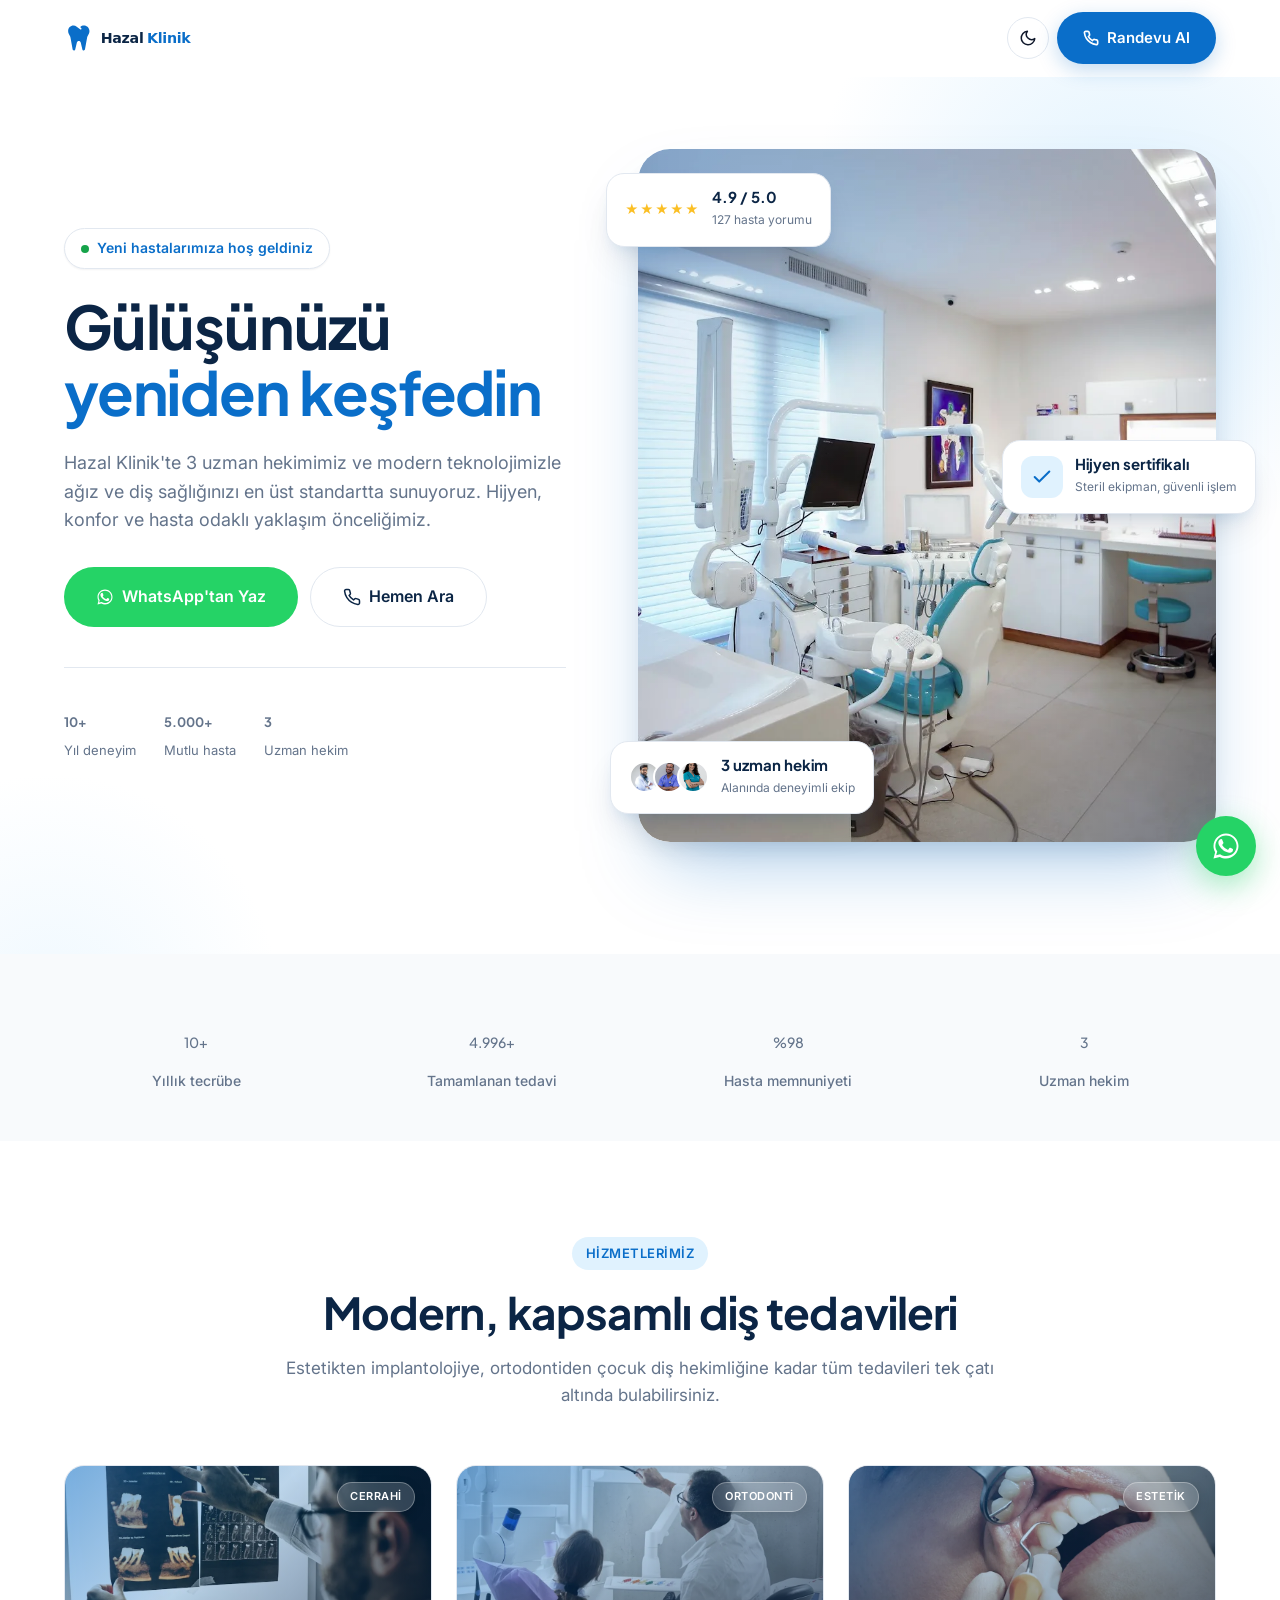
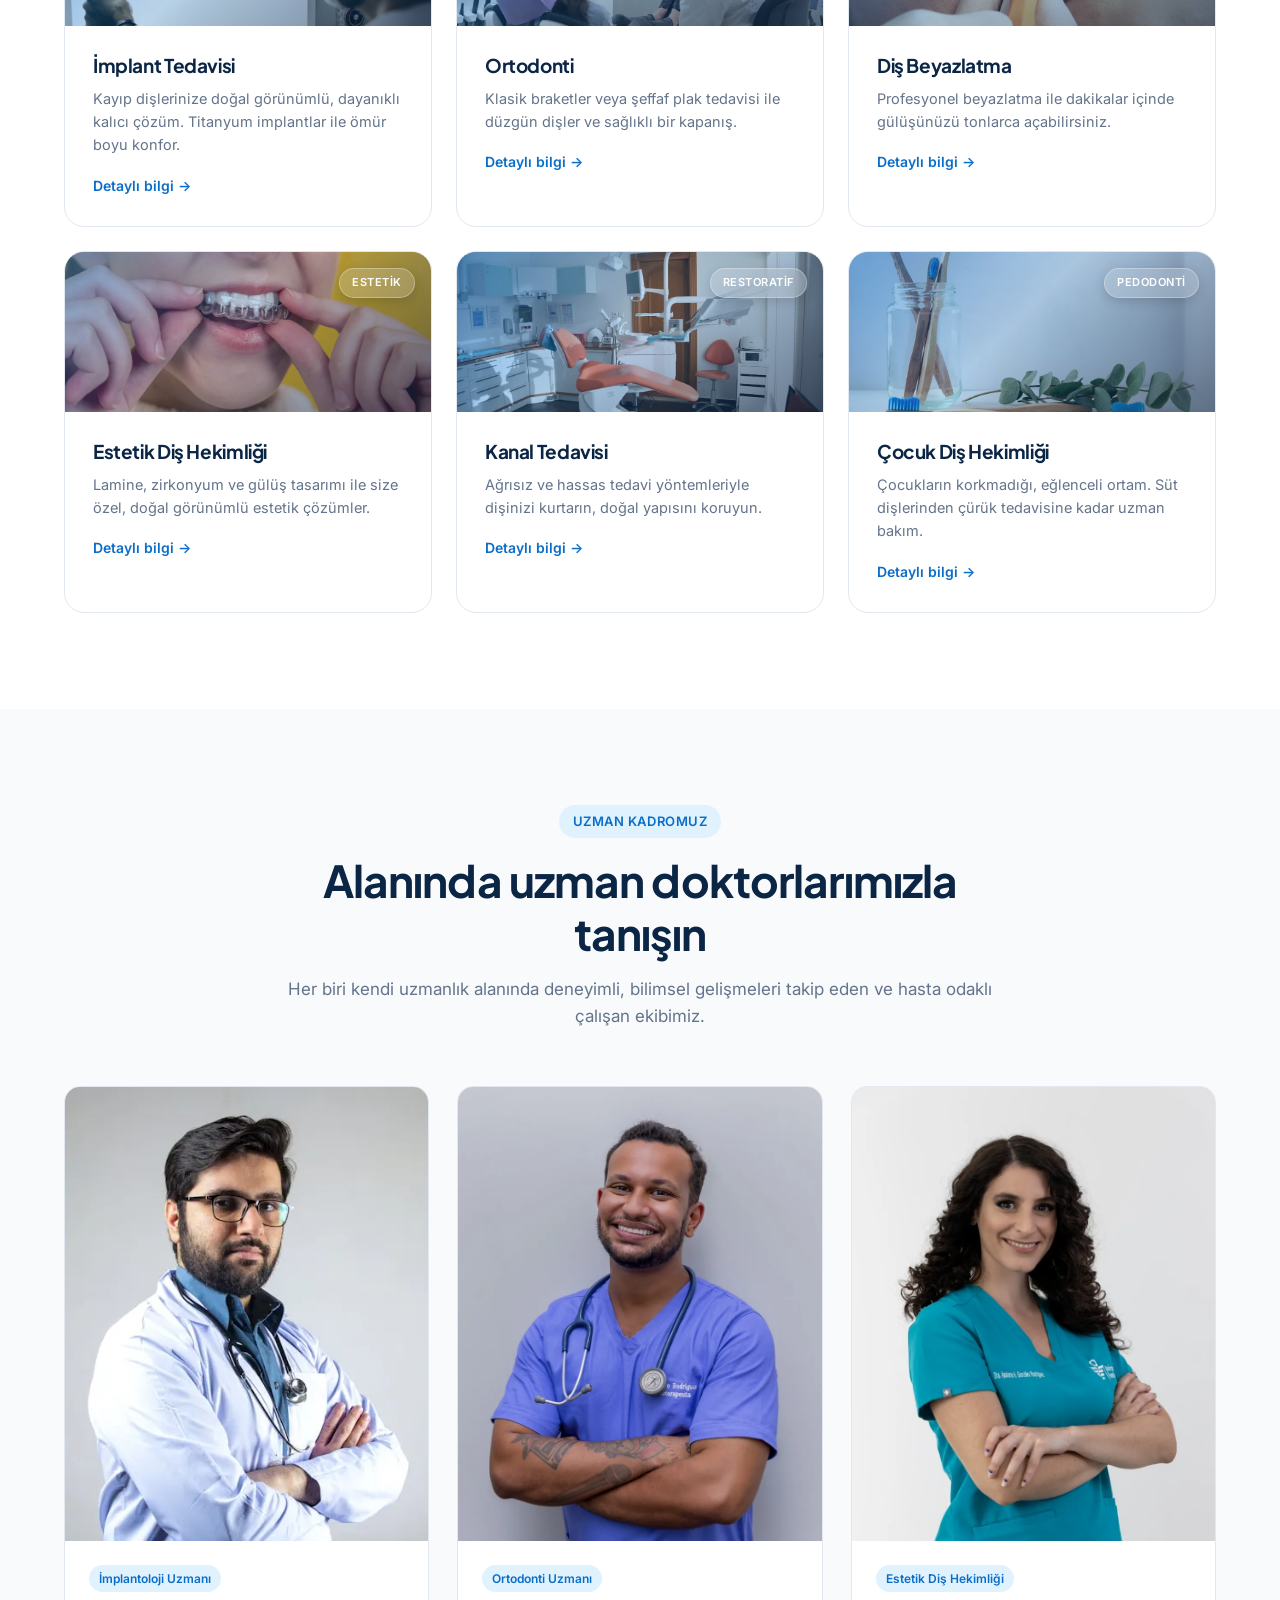
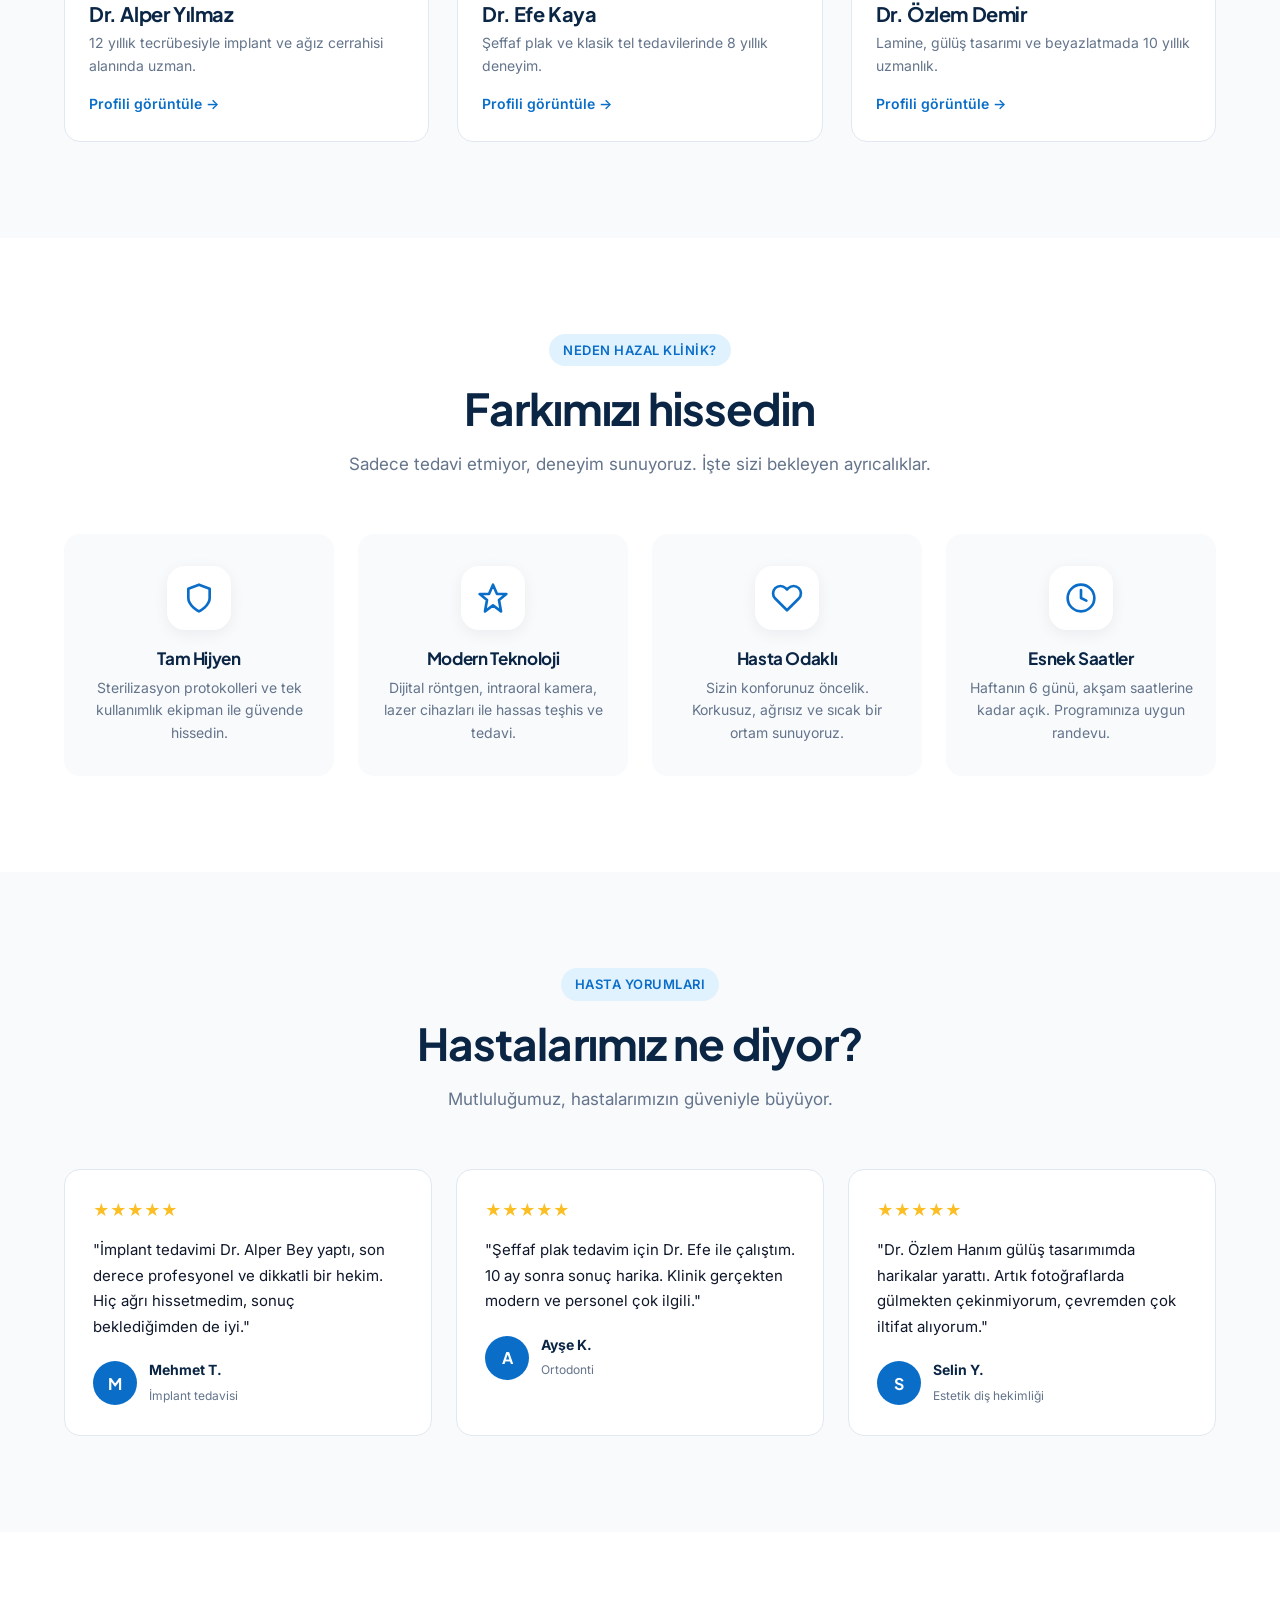
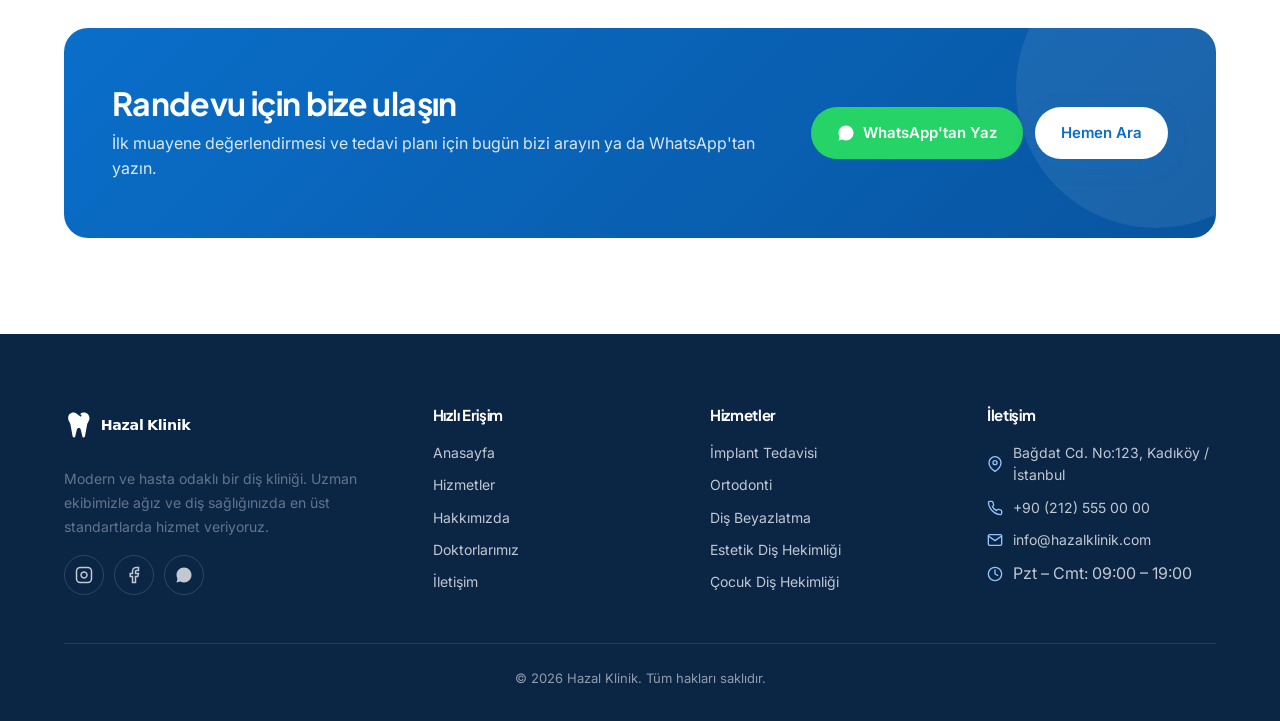
<file: index.html>
<!DOCTYPE html>
<html lang="tr">
<head>
  <meta charset="UTF-8">
  <meta name="viewport" content="width=device-width, initial-scale=1.0">
  <title>Hazal Klinik — Modern Diş Sağlığı Kliniği | İstanbul</title>
  <meta name="description" content="Hazal Klinik, alanında uzman 3 hekimle implant, ortodonti, estetik diş hekimliği ve daha fazlasında modern, hasta odaklı diş tedavi hizmetleri sunar.">
  <meta name="theme-color" content="#0a6ec9">
  <meta property="og:title" content="Hazal Klinik — Modern Diş Sağlığı Kliniği">
  <meta property="og:description" content="Uzman ekibimiz ve modern teknolojimizle gülüşünüze değer katıyoruz.">
  <meta property="og:type" content="website">
  <link rel="icon" type="image/svg+xml" href="assets/images/favicon.svg">
  <link rel="preconnect" href="https://fonts.googleapis.com">
  <link rel="preconnect" href="https://fonts.gstatic.com" crossorigin>
  <link href="https://fonts.googleapis.com/css2?family=Inter:wght@400;500;600&family=Plus+Jakarta+Sans:wght@500;600;700;800&display=swap" rel="stylesheet">
  <link rel="stylesheet" href="css/style.css?v=1779195297">
  <script>
    (function() {
      try {
        var s = localStorage.getItem('theme');
        var t = s || (window.matchMedia && window.matchMedia('(prefers-color-scheme: dark)').matches ? 'dark' : 'light');
        document.documentElement.setAttribute('data-theme', t);
      } catch (_) {}
    })();
  </script>
</head>
<body>

<header class="site-header" id="siteHeader">
  <div class="container nav-wrap">
    <a href="index.html" class="logo" aria-label="Hazal Klinik anasayfa">
      <img class="logo-light" src="assets/images/logo.svg" alt="Hazal Klinik" width="260" height="64">
      <img class="logo-dark" src="assets/images/logo-dark.svg" alt="Hazal Klinik" width="260" height="64">
    </a>
    <div class="nav-cta">
      <button class="theme-toggle" id="themeToggle" type="button" aria-label="Koyu temaya geç" title="Tema değiştir">
        <svg class="icon-moon" viewBox="0 0 24 24" fill="none" stroke="currentColor" stroke-width="2" stroke-linecap="round" stroke-linejoin="round" aria-hidden="true"><path d="M21 12.79A9 9 0 1 1 11.21 3 7 7 0 0 0 21 12.79z"/></svg>
        <svg class="icon-sun" viewBox="0 0 24 24" fill="none" stroke="currentColor" stroke-width="2" stroke-linecap="round" stroke-linejoin="round" aria-hidden="true"><circle cx="12" cy="12" r="4"/><path d="M12 2v2M12 20v2M4.93 4.93l1.41 1.41M17.66 17.66l1.41 1.41M2 12h2M20 12h2M4.93 19.07l1.41-1.41M17.66 6.34l1.41-1.41"/></svg>
      </button>
      <a href="tel:+902125550000" class="btn btn-primary">
        <svg width="16" height="16" viewBox="0 0 24 24" fill="none" stroke="currentColor" stroke-width="2.5" stroke-linecap="round" stroke-linejoin="round"><path d="M22 16.92v3a2 2 0 0 1-2.18 2 19.79 19.79 0 0 1-8.63-3.07 19.5 19.5 0 0 1-6-6 19.79 19.79 0 0 1-3.07-8.67A2 2 0 0 1 4.11 2h3a2 2 0 0 1 2 1.72 12.84 12.84 0 0 0 .7 2.81 2 2 0 0 1-.45 2.11L8.09 9.91a16 16 0 0 0 6 6l1.27-1.27a2 2 0 0 1 2.11-.45 12.84 12.84 0 0 0 2.81.7A2 2 0 0 1 22 16.92z"/></svg>
        Randevu Al
      </a>
      <button class="nav-toggle" id="navToggle" aria-label="Menüyü aç/kapa" aria-expanded="false">
        <svg class="icon-open" viewBox="0 0 24 24" fill="none" stroke="currentColor" stroke-width="2" stroke-linecap="round" stroke-linejoin="round" aria-hidden="true"><line x1="3" y1="6" x2="21" y2="6"/><line x1="3" y1="12" x2="21" y2="12"/><line x1="3" y1="18" x2="21" y2="18"/></svg><svg class="icon-close" viewBox="0 0 24 24" fill="none" stroke="currentColor" stroke-width="2" stroke-linecap="round" stroke-linejoin="round" aria-hidden="true"><line x1="18" y1="6" x2="6" y2="18"/><line x1="6" y1="6" x2="18" y2="18"/></svg>
      </button>
    </div>
  </div>
</header>

<main>

  <!-- HERO -->
  <section class="hero">
    <div class="container hero-grid">
      <div class="hero-content">
        <span class="hero-eyebrow"><span class="dot"></span> Yeni hastalarımıza hoş geldiniz</span>
        <h1>Gülüşünüzü <span class="accent">yeniden keşfedin</span></h1>
        <p class="hero-lede">Hazal Klinik'te 3 uzman hekimimiz ve modern teknolojimizle ağız ve diş sağlığınızı en üst standartta sunuyoruz. Hijyen, konfor ve hasta odaklı yaklaşım önceliğimiz.</p>
        <div class="hero-ctas">
          <a href="https://wa.me/902125550000?text=Merhaba,%20randevu%20almak%20istiyorum." class="btn btn-whatsapp btn-lg" target="_blank" rel="noopener">
            <svg width="18" height="18" viewBox="0 0 24 24" fill="currentColor"><path d="M17.5 14.4c-.3-.2-1.8-.9-2-1-.3-.1-.5-.2-.7.2-.2.3-.8 1-.9 1.2-.2.2-.3.2-.6.1-.3-.2-1.3-.5-2.5-1.5-.9-.8-1.5-1.8-1.7-2.1-.2-.3 0-.5.1-.6.1-.1.3-.4.4-.5.1-.2.2-.3.3-.5.1-.2 0-.4 0-.5-.1-.2-.7-1.6-.9-2.2-.2-.6-.5-.5-.7-.5h-.6c-.2 0-.5.1-.8.4-.3.3-1 1-1 2.4 0 1.4 1 2.8 1.2 3 .1.2 2 3.1 4.9 4.3 2.9 1.2 2.9.8 3.4.7.5-.1 1.8-.7 2-1.4.2-.7.2-1.3.2-1.4-.1-.2-.3-.2-.6-.4zM12 2C6.5 2 2 6.5 2 12c0 1.8.5 3.5 1.3 5L2 22l5.1-1.3c1.5.8 3.2 1.3 4.9 1.3 5.5 0 10-4.5 10-10S17.5 2 12 2zm0 18c-1.6 0-3.1-.4-4.4-1.2l-.3-.2-3.2.8.9-3.1-.2-.3C3.9 14.7 3.5 13.4 3.5 12c0-4.7 3.8-8.5 8.5-8.5s8.5 3.8 8.5 8.5-3.8 8-8.5 8z"/></svg>
            WhatsApp'tan Yaz
          </a>
          <a href="tel:+902125550000" class="btn btn-outline btn-lg">
            <svg width="18" height="18" viewBox="0 0 24 24" fill="none" stroke="currentColor" stroke-width="2" stroke-linecap="round" stroke-linejoin="round"><path d="M22 16.92v3a2 2 0 0 1-2.18 2 19.79 19.79 0 0 1-8.63-3.07 19.5 19.5 0 0 1-6-6 19.79 19.79 0 0 1-3.07-8.67A2 2 0 0 1 4.11 2h3a2 2 0 0 1 2 1.72 12.84 12.84 0 0 0 .7 2.81 2 2 0 0 1-.45 2.11L8.09 9.91a16 16 0 0 0 6 6l1.27-1.27a2 2 0 0 1 2.11-.45 12.84 12.84 0 0 0 2.81.7A2 2 0 0 1 22 16.92z"/></svg>
            Hemen Ara
          </a>
        </div>
        <div class="hero-mini">
          <div><strong><span data-count="10" data-suffix="+">0</span></strong><span>Yıl deneyim</span></div>
          <div><strong><span data-count="5000" data-suffix="+">0</span></strong><span>Mutlu hasta</span></div>
          <div><strong><span data-count="3">0</span></strong><span>Uzman hekim</span></div>
        </div>
      </div>
      <div class="hero-visual">
        <picture>
          <source srcset="assets/images/hero/hero-main.webp" type="image/webp">
          <img src="assets/images/hero/hero-main.jpg" alt="Hazal Klinik modern diş tedavi ortamı" width="800" height="1000" fetchpriority="high">
        </picture>

        <div class="hero-card hc-1">
          <div class="hero-card-rating" aria-label="5 yıldız">★★★★★</div>
          <div>
            <strong>4.9 / 5.0</strong>
            <span>127 hasta yorumu</span>
          </div>
        </div>

        <div class="hero-card hc-2">
          <div class="hero-card-icon">
            <svg width="22" height="22" viewBox="0 0 24 24" fill="none" stroke="currentColor" stroke-width="2.2" stroke-linecap="round" stroke-linejoin="round"><path d="M20 6L9 17l-5-5"/></svg>
          </div>
          <div>
            <strong>Hijyen sertifikalı</strong>
            <span>Steril ekipman, güvenli işlem</span>
          </div>
        </div>

        <div class="hero-card hc-3">
          <div class="hero-card-avatars" aria-hidden="true">
            <span class="av" style="background-image: url('assets/images/doctors/dr-alper.webp');"></span>
            <span class="av" style="background-image: url('assets/images/doctors/dr-efe.webp');"></span>
            <span class="av" style="background-image: url('assets/images/doctors/dr-ozlem.webp');"></span>
          </div>
          <div>
            <strong>3 uzman hekim</strong>
            <span>Alanında deneyimli ekip</span>
          </div>
        </div>
      </div>
    </div>
  </section>

  <!-- TRUST BAR -->
  <section class="trust-bar">
    <div class="container">
      <div class="trust-grid">
        <div class="trust-item reveal"><strong><span data-count="10" data-suffix="+">0</span></strong><span>Yıllık tecrübe</span></div>
        <div class="trust-item reveal"><strong><span data-count="5000" data-suffix="+">0</span></strong><span>Tamamlanan tedavi</span></div>
        <div class="trust-item reveal"><strong><span data-count="98" data-prefix="%">0</span></strong><span>Hasta memnuniyeti</span></div>
        <div class="trust-item reveal"><strong><span data-count="3">0</span></strong><span>Uzman hekim</span></div>
      </div>
    </div>
  </section>

  <!-- SERVICES SUMMARY -->
  <section id="hizmetler-ozet">
    <div class="container">
      <div class="section-head">
        <span class="eyebrow">Hizmetlerimiz</span>
        <h2>Modern, kapsamlı diş tedavileri</h2>
        <p>Estetikten implantolojiye, ortodontiden çocuk diş hekimliğine kadar tüm tedavileri tek çatı altında bulabilirsiniz.</p>
      </div>
      <div class="services-grid">
        <article class="service-card reveal">
          <div class="header">
            <picture><source srcset="assets/images/services/implant.webp" type="image/webp"><img src="assets/images/services/implant.jpg" alt="" loading="lazy"></picture>
            <span class="cat">Cerrahi</span>
          </div>
          <div class="icon"><svg viewBox="0 0 24 24" fill="none" stroke="currentColor" stroke-width="2" stroke-linecap="round" stroke-linejoin="round"><path d="M12 2v20M5 9l7-7 7 7M5 15l7 7 7-7"/></svg></div>
          <div class="body">
            <h3>İmplant Tedavisi</h3>
            <p>Kayıp dişlerinize doğal görünümlü, dayanıklı kalıcı çözüm. Titanyum implantlar ile ömür boyu konfor.</p>
            <a href="hizmetler.html" class="link">Detaylı bilgi →</a>
          </div>
        </article>
        <article class="service-card reveal">
          <div class="header">
            <picture><source srcset="assets/images/services/ortodonti.webp" type="image/webp"><img src="assets/images/services/ortodonti.jpg" alt="" loading="lazy"></picture>
            <span class="cat">Ortodonti</span>
          </div>
          <div class="icon"><svg viewBox="0 0 24 24" fill="none" stroke="currentColor" stroke-width="2" stroke-linecap="round" stroke-linejoin="round"><circle cx="12" cy="12" r="9"/><path d="M3 12h18M12 3a14 14 0 0 1 0 18M12 3a14 14 0 0 0 0 18"/></svg></div>
          <div class="body">
            <h3>Ortodonti</h3>
            <p>Klasik braketler veya şeffaf plak tedavisi ile düzgün dişler ve sağlıklı bir kapanış.</p>
            <a href="hizmetler.html" class="link">Detaylı bilgi →</a>
          </div>
        </article>
        <article class="service-card reveal">
          <div class="header">
            <picture><source srcset="assets/images/services/beyazlatma.webp" type="image/webp"><img src="assets/images/services/beyazlatma.jpg" alt="" loading="lazy"></picture>
            <span class="cat">Estetik</span>
          </div>
          <div class="icon"><svg viewBox="0 0 24 24" fill="none" stroke="currentColor" stroke-width="2" stroke-linecap="round" stroke-linejoin="round"><path d="M12 2l2.4 7.4H22l-6.2 4.5 2.4 7.4L12 16.8 5.8 21.3l2.4-7.4L2 9.4h7.6z"/></svg></div>
          <div class="body">
            <h3>Diş Beyazlatma</h3>
            <p>Profesyonel beyazlatma ile dakikalar içinde gülüşünüzü tonlarca açabilirsiniz.</p>
            <a href="hizmetler.html" class="link">Detaylı bilgi →</a>
          </div>
        </article>
        <article class="service-card reveal">
          <div class="header">
            <picture><source srcset="assets/images/services/estetik.webp" type="image/webp"><img src="assets/images/services/estetik.jpg" alt="" loading="lazy"></picture>
            <span class="cat">Estetik</span>
          </div>
          <div class="icon"><svg viewBox="0 0 24 24" fill="none" stroke="currentColor" stroke-width="2" stroke-linecap="round" stroke-linejoin="round"><path d="M20.84 4.61a5.5 5.5 0 0 0-7.78 0L12 5.67l-1.06-1.06a5.5 5.5 0 0 0-7.78 7.78l1.06 1.06L12 21.23l7.78-7.78 1.06-1.06a5.5 5.5 0 0 0 0-7.78z"/></svg></div>
          <div class="body">
            <h3>Estetik Diş Hekimliği</h3>
            <p>Lamine, zirkonyum ve gülüş tasarımı ile size özel, doğal görünümlü estetik çözümler.</p>
            <a href="hizmetler.html" class="link">Detaylı bilgi →</a>
          </div>
        </article>
        <article class="service-card reveal">
          <div class="header">
            <picture><source srcset="assets/images/services/kanal.webp" type="image/webp"><img src="assets/images/services/kanal.jpg" alt="" loading="lazy"></picture>
            <span class="cat">Restoratif</span>
          </div>
          <div class="icon"><svg viewBox="0 0 24 24" fill="none" stroke="currentColor" stroke-width="2" stroke-linecap="round" stroke-linejoin="round"><path d="M9 11V7a3 3 0 0 1 6 0v4M5 11h14v10H5z"/></svg></div>
          <div class="body">
            <h3>Kanal Tedavisi</h3>
            <p>Ağrısız ve hassas tedavi yöntemleriyle dişinizi kurtarın, doğal yapısını koruyun.</p>
            <a href="hizmetler.html" class="link">Detaylı bilgi →</a>
          </div>
        </article>
        <article class="service-card reveal">
          <div class="header">
            <picture><source srcset="assets/images/services/cocuk.webp" type="image/webp"><img src="assets/images/services/cocuk.jpg" alt="" loading="lazy"></picture>
            <span class="cat">Pedodonti</span>
          </div>
          <div class="icon"><svg viewBox="0 0 24 24" fill="none" stroke="currentColor" stroke-width="2" stroke-linecap="round" stroke-linejoin="round"><path d="M20.84 4.61a5.5 5.5 0 0 0-7.78 0L12 5.67l-1.06-1.06a5.5 5.5 0 0 0-7.78 7.78L12 21.23l8.84-8.84a5.5 5.5 0 0 0 0-7.78z"/></svg></div>
          <div class="body">
            <h3>Çocuk Diş Hekimliği</h3>
            <p>Çocukların korkmadığı, eğlenceli ortam. Süt dişlerinden çürük tedavisine kadar uzman bakım.</p>
            <a href="hizmetler.html" class="link">Detaylı bilgi →</a>
          </div>
        </article>
      </div>
    </div>
  </section>

  <!-- DOCTORS -->
  <section style="background: var(--c-bg-alt);">
    <div class="container">
      <div class="section-head">
        <span class="eyebrow">Uzman Kadromuz</span>
        <h2>Alanında uzman doktorlarımızla tanışın</h2>
        <p>Her biri kendi uzmanlık alanında deneyimli, bilimsel gelişmeleri takip eden ve hasta odaklı çalışan ekibimiz.</p>
      </div>
      <div class="doctors-grid">
        <article class="doctor-card reveal">
          <div class="portrait">
            <picture>
              <source srcset="assets/images/doctors/dr-alper.webp" type="image/webp">
              <img src="assets/images/doctors/dr-alper.jpg" alt="Dr. Alper Yılmaz" loading="lazy" width="400" height="500">
            </picture>
          </div>
          <div class="body">
            <span class="tag">İmplantoloji Uzmanı</span>
            <h3>Dr. Alper Yılmaz</h3>
            <p>12 yıllık tecrübesiyle implant ve ağız cerrahisi alanında uzman.</p>
            <a href="doktor-alper.html" class="link">Profili görüntüle →</a>
          </div>
        </article>
        <article class="doctor-card reveal">
          <div class="portrait">
            <picture>
              <source srcset="assets/images/doctors/dr-efe.webp" type="image/webp">
              <img src="assets/images/doctors/dr-efe.jpg" alt="Dr. Efe Kaya" loading="lazy" width="400" height="500">
            </picture>
          </div>
          <div class="body">
            <span class="tag">Ortodonti Uzmanı</span>
            <h3>Dr. Efe Kaya</h3>
            <p>Şeffaf plak ve klasik tel tedavilerinde 8 yıllık deneyim.</p>
            <a href="doktor-efe.html" class="link">Profili görüntüle →</a>
          </div>
        </article>
        <article class="doctor-card reveal">
          <div class="portrait">
            <picture>
              <source srcset="assets/images/doctors/dr-ozlem.webp" type="image/webp">
              <img src="assets/images/doctors/dr-ozlem.jpg" alt="Dr. Özlem Demir" loading="lazy" width="400" height="500">
            </picture>
          </div>
          <div class="body">
            <span class="tag">Estetik Diş Hekimliği</span>
            <h3>Dr. Özlem Demir</h3>
            <p>Lamine, gülüş tasarımı ve beyazlatmada 10 yıllık uzmanlık.</p>
            <a href="doktor-ozlem.html" class="link">Profili görüntüle →</a>
          </div>
        </article>
      </div>
    </div>
  </section>

  <!-- WHY US -->
  <section>
    <div class="container">
      <div class="section-head">
        <span class="eyebrow">Neden Hazal Klinik?</span>
        <h2>Farkımızı hissedin</h2>
        <p>Sadece tedavi etmiyor, deneyim sunuyoruz. İşte sizi bekleyen ayrıcalıklar.</p>
      </div>
      <div class="values-grid">
        <div class="value reveal">
          <div class="icon"><svg width="32" height="32" viewBox="0 0 24 24" fill="none" stroke="currentColor" stroke-width="2" stroke-linecap="round" stroke-linejoin="round"><path d="M12 22s8-4 8-10V5l-8-3-8 3v7c0 6 8 10 8 10z"/></svg></div>
          <h3>Tam Hijyen</h3>
          <p>Sterilizasyon protokolleri ve tek kullanımlık ekipman ile güvende hissedin.</p>
        </div>
        <div class="value reveal">
          <div class="icon"><svg width="32" height="32" viewBox="0 0 24 24" fill="none" stroke="currentColor" stroke-width="2" stroke-linecap="round" stroke-linejoin="round"><path d="M12 2l3 7h7l-5.5 4.5L18 22l-6-4.5L6 22l1.5-8.5L2 9h7z"/></svg></div>
          <h3>Modern Teknoloji</h3>
          <p>Dijital röntgen, intraoral kamera, lazer cihazları ile hassas teşhis ve tedavi.</p>
        </div>
        <div class="value reveal">
          <div class="icon"><svg width="32" height="32" viewBox="0 0 24 24" fill="none" stroke="currentColor" stroke-width="2" stroke-linecap="round" stroke-linejoin="round"><path d="M20.84 4.61a5.5 5.5 0 0 0-7.78 0L12 5.67l-1.06-1.06a5.5 5.5 0 0 0-7.78 7.78L12 21.23l8.84-8.84a5.5 5.5 0 0 0 0-7.78z"/></svg></div>
          <h3>Hasta Odaklı</h3>
          <p>Sizin konforunuz öncelik. Korkusuz, ağrısız ve sıcak bir ortam sunuyoruz.</p>
        </div>
        <div class="value reveal">
          <div class="icon"><svg width="32" height="32" viewBox="0 0 24 24" fill="none" stroke="currentColor" stroke-width="2" stroke-linecap="round" stroke-linejoin="round"><circle cx="12" cy="12" r="10"/><polyline points="12 6 12 12 16 14"/></svg></div>
          <h3>Esnek Saatler</h3>
          <p>Haftanın 6 günü, akşam saatlerine kadar açık. Programınıza uygun randevu.</p>
        </div>
      </div>
    </div>
  </section>

  <!-- TESTIMONIALS -->
  <section style="background: var(--c-bg-alt);">
    <div class="container">
      <div class="section-head">
        <span class="eyebrow">Hasta Yorumları</span>
        <h2>Hastalarımız ne diyor?</h2>
        <p>Mutluluğumuz, hastalarımızın güveniyle büyüyor.</p>
      </div>
      <div class="testimonials-grid">
        <article class="testimonial reveal">
          <div class="stars">★★★★★</div>
          <blockquote>"İmplant tedavimi Dr. Alper Bey yaptı, son derece profesyonel ve dikkatli bir hekim. Hiç ağrı hissetmedim, sonuç beklediğimden de iyi."</blockquote>
          <div class="who">
            <div class="avatar">M</div>
            <div><strong>Mehmet T.</strong><span>İmplant tedavisi</span></div>
          </div>
        </article>
        <article class="testimonial reveal">
          <div class="stars">★★★★★</div>
          <blockquote>"Şeffaf plak tedavim için Dr. Efe ile çalıştım. 10 ay sonra sonuç harika. Klinik gerçekten modern ve personel çok ilgili."</blockquote>
          <div class="who">
            <div class="avatar">A</div>
            <div><strong>Ayşe K.</strong><span>Ortodonti</span></div>
          </div>
        </article>
        <article class="testimonial reveal">
          <div class="stars">★★★★★</div>
          <blockquote>"Dr. Özlem Hanım gülüş tasarımımda harikalar yarattı. Artık fotoğraflarda gülmekten çekinmiyorum, çevremden çok iltifat alıyorum."</blockquote>
          <div class="who">
            <div class="avatar">S</div>
            <div><strong>Selin Y.</strong><span>Estetik diş hekimliği</span></div>
          </div>
        </article>
      </div>
    </div>
  </section>

  <!-- CTA BANNER -->
  <section>
    <div class="container">
      <div class="cta-banner reveal">
        <div>
          <h2>Randevu için bize ulaşın</h2>
          <p>İlk muayene değerlendirmesi ve tedavi planı için bugün bizi arayın ya da WhatsApp'tan yazın.</p>
        </div>
        <div class="ctas">
          <a href="https://wa.me/902125550000?text=Merhaba,%20randevu%20almak%20istiyorum." class="btn btn-whatsapp" target="_blank" rel="noopener">
            <svg width="18" height="18" viewBox="0 0 24 24" fill="currentColor"><path d="M17.5 14.4c-.3-.2-1.8-.9-2-1-.3-.1-.5-.2-.7.2-.2.3-.8 1-.9 1.2-.2.2-.3.2-.6.1-.3-.2-1.3-.5-2.5-1.5-.9-.8-1.5-1.8-1.7-2.1-.2-.3 0-.5.1-.6.1-.1.3-.4.4-.5.1-.2.2-.3.3-.5.1-.2 0-.4 0-.5-.1-.2-.7-1.6-.9-2.2-.2-.6-.5-.5-.7-.5h-.6c-.2 0-.5.1-.8.4-.3.3-1 1-1 2.4 0 1.4 1 2.8 1.2 3 .1.2 2 3.1 4.9 4.3 2.9 1.2 2.9.8 3.4.7.5-.1 1.8-.7 2-1.4.2-.7.2-1.3.2-1.4-.1-.2-.3-.2-.6-.4zM12 2C6.5 2 2 6.5 2 12c0 1.8.5 3.5 1.3 5L2 22l5.1-1.3c1.5.8 3.2 1.3 4.9 1.3 5.5 0 10-4.5 10-10S17.5 2 12 2z"/></svg>
            WhatsApp'tan Yaz
          </a>
          <a href="tel:+902125550000" class="btn btn-primary">Hemen Ara</a>
        </div>
      </div>
    </div>
  </section>

</main>

<!-- FOOTER -->
<footer class="site-footer">
  <div class="container">
    <div class="footer-grid">
      <div>
        <a href="index.html" class="logo">
      <img class="logo-light" src="assets/images/logo.svg" alt="Hazal Klinik" width="260" height="64">
      <img class="logo-dark" src="assets/images/logo-dark.svg" alt="Hazal Klinik" width="260" height="64">
    </a>
        <p class="footer-about">Modern ve hasta odaklı bir diş kliniği. Uzman ekibimizle ağız ve diş sağlığınızda en üst standartlarda hizmet veriyoruz.</p>
        <div class="footer-social">
          <a href="#" aria-label="Instagram"><svg width="18" height="18" viewBox="0 0 24 24" fill="none" stroke="currentColor" stroke-width="2"><rect x="2" y="2" width="20" height="20" rx="5"/><path d="M16 11.37A4 4 0 1 1 12.63 8 4 4 0 0 1 16 11.37zM17.5 6.5h.01"/></svg></a>
          <a href="#" aria-label="Facebook"><svg width="18" height="18" viewBox="0 0 24 24" fill="none" stroke="currentColor" stroke-width="2"><path d="M18 2h-3a5 5 0 0 0-5 5v3H7v4h3v8h4v-8h3l1-4h-4V7a1 1 0 0 1 1-1h3z"/></svg></a>
          <a href="#" aria-label="WhatsApp"><svg width="18" height="18" viewBox="0 0 24 24" fill="currentColor"><path d="M17.5 14.4c-.3-.2-1.8-.9-2-1-.3-.1-.5-.2-.7.2-.2.3-.8 1-.9 1.2-.2.2-.3.2-.6.1-.3-.2-1.3-.5-2.5-1.5-.9-.8-1.5-1.8-1.7-2.1-.2-.3 0-.5.1-.6.1-.1.3-.4.4-.5.1-.2.2-.3.3-.5.1-.2 0-.4 0-.5-.1-.2-.7-1.6-.9-2.2-.2-.6-.5-.5-.7-.5h-.6c-.2 0-.5.1-.8.4-.3.3-1 1-1 2.4 0 1.4 1 2.8 1.2 3 .1.2 2 3.1 4.9 4.3 2.9 1.2 2.9.8 3.4.7.5-.1 1.8-.7 2-1.4.2-.7.2-1.3.2-1.4-.1-.2-.3-.2-.6-.4zM12 2C6.5 2 2 6.5 2 12c0 1.8.5 3.5 1.3 5L2 22l5.1-1.3c1.5.8 3.2 1.3 4.9 1.3 5.5 0 10-4.5 10-10S17.5 2 12 2z"/></svg></a>
        </div>
      </div>
      <div class="footer-col">
        <h4>Hızlı Erişim</h4>
        <ul>
          <li><a href="index.html">Anasayfa</a></li>
          <li><a href="hizmetler.html">Hizmetler</a></li>
          <li><a href="hakkimizda.html">Hakkımızda</a></li>
          <li><a href="doktorlar.html">Doktorlarımız</a></li>
          <li><a href="iletisim.html">İletişim</a></li>
        </ul>
      </div>
      <div class="footer-col">
        <h4>Hizmetler</h4>
        <ul>
          <li><a href="hizmetler.html">İmplant Tedavisi</a></li>
          <li><a href="hizmetler.html">Ortodonti</a></li>
          <li><a href="hizmetler.html">Diş Beyazlatma</a></li>
          <li><a href="hizmetler.html">Estetik Diş Hekimliği</a></li>
          <li><a href="hizmetler.html">Çocuk Diş Hekimliği</a></li>
        </ul>
      </div>
      <div class="footer-col">
        <h4>İletişim</h4>
        <ul>
          <li>
            <svg class="ico" width="16" height="16" viewBox="0 0 24 24" fill="none" stroke="currentColor" stroke-width="2" stroke-linecap="round" stroke-linejoin="round"><path d="M21 10c0 7-9 13-9 13s-9-6-9-13a9 9 0 0 1 18 0z"/><circle cx="12" cy="10" r="3"/></svg>
            <a href="iletisim.html">Bağdat Cd. No:123, Kadıköy / İstanbul</a>
          </li>
          <li>
            <svg class="ico" width="16" height="16" viewBox="0 0 24 24" fill="none" stroke="currentColor" stroke-width="2" stroke-linecap="round" stroke-linejoin="round"><path d="M22 16.92v3a2 2 0 0 1-2.18 2 19.79 19.79 0 0 1-8.63-3.07 19.5 19.5 0 0 1-6-6 19.79 19.79 0 0 1-3.07-8.67A2 2 0 0 1 4.11 2h3a2 2 0 0 1 2 1.72c.13.96.37 1.9.7 2.81a2 2 0 0 1-.45 2.11L8.09 9.91a16 16 0 0 0 6 6l1.27-1.27a2 2 0 0 1 2.11-.45c.91.33 1.85.57 2.81.7A2 2 0 0 1 22 16.92z"/></svg>
            <a href="tel:+902125550000">+90 (212) 555 00 00</a>
          </li>
          <li>
            <svg class="ico" width="16" height="16" viewBox="0 0 24 24" fill="none" stroke="currentColor" stroke-width="2" stroke-linecap="round" stroke-linejoin="round"><path d="M4 4h16c1.1 0 2 .9 2 2v12c0 1.1-.9 2-2 2H4c-1.1 0-2-.9-2-2V6c0-1.1.9-2 2-2z"/><polyline points="22,6 12,13 2,6"/></svg>
            <a href="mailto:info@hazalklinik.com">info@hazalklinik.com</a>
          </li>
          <li>
            <svg class="ico" width="16" height="16" viewBox="0 0 24 24" fill="none" stroke="currentColor" stroke-width="2" stroke-linecap="round" stroke-linejoin="round"><circle cx="12" cy="12" r="10"/><polyline points="12 6 12 12 16 14"/></svg>
            <span>Pzt – Cmt: 09:00 – 19:00</span>
          </li>
        </ul>
      </div>
    </div>
    <div class="footer-bottom">
      © <span id="year">2026</span> Hazal Klinik. Tüm hakları saklıdır.
    </div>
  </div>
</footer>

<!-- Floating WhatsApp -->
<a href="https://wa.me/902125550000?text=Merhaba,%20randevu%20almak%20istiyorum." class="float-wa" target="_blank" rel="noopener" aria-label="WhatsApp'tan iletişim">
  <svg viewBox="0 0 24 24" fill="currentColor"><path d="M17.5 14.4c-.3-.2-1.8-.9-2-1-.3-.1-.5-.2-.7.2-.2.3-.8 1-.9 1.2-.2.2-.3.2-.6.1-.3-.2-1.3-.5-2.5-1.5-.9-.8-1.5-1.8-1.7-2.1-.2-.3 0-.5.1-.6.1-.1.3-.4.4-.5.1-.2.2-.3.3-.5.1-.2 0-.4 0-.5-.1-.2-.7-1.6-.9-2.2-.2-.6-.5-.5-.7-.5h-.6c-.2 0-.5.1-.8.4-.3.3-1 1-1 2.4 0 1.4 1 2.8 1.2 3 .1.2 2 3.1 4.9 4.3 2.9 1.2 2.9.8 3.4.7.5-.1 1.8-.7 2-1.4.2-.7.2-1.3.2-1.4-.1-.2-.3-.2-.6-.4zM12 2C6.5 2 2 6.5 2 12c0 1.8.5 3.5 1.3 5L2 22l5.1-1.3c1.5.8 3.2 1.3 4.9 1.3 5.5 0 10-4.5 10-10S17.5 2 12 2zm0 18c-1.6 0-3.1-.4-4.4-1.2l-.3-.2-3.2.8.9-3.1-.2-.3C3.9 14.7 3.5 13.4 3.5 12c0-4.7 3.8-8.5 8.5-8.5s8.5 3.8 8.5 8.5-3.8 8-8.5 8z"/></svg>
</a>
<!-- Mobile menu (outside header to escape sticky/blur stacking context) -->
<div class="mobile-menu" id="mobileMenu" role="dialog" aria-modal="true" aria-label="Ana menü" hidden>
  <button class="mobile-menu-close" id="mobileMenuClose" type="button" aria-label="Menüyü kapat">
    <svg viewBox="0 0 24 24" fill="none" stroke="currentColor" stroke-width="2" stroke-linecap="round" stroke-linejoin="round" aria-hidden="true"><line x1="18" y1="6" x2="6" y2="18"/><line x1="6" y1="6" x2="18" y2="18"/></svg>
  </button>
  <nav class="mobile-menu-nav" aria-label="Mobil menü">
    <ul>
      <li><a href="index.html" class="active">Anasayfa</a></li>
      <li><a href="hizmetler.html">Hizmetler</a></li>
      <li><a href="hakkimizda.html">Hakkımızda</a></li>
      <li><a href="doktorlar.html">Doktorlarımız</a></li>
      <li><a href="iletisim.html">İletişim</a></li>
    </ul>
    <div class="mobile-menu-ctas">
      <a href="tel:+902125550000" class="btn btn-primary">Randevu Al</a>
      <a href="https://wa.me/902125550000?text=Merhaba,%20randevu%20almak%20istiyorum." class="btn btn-whatsapp" target="_blank" rel="noopener">WhatsApp'tan Yaz</a>
    </div>

<script src="js/main.js?v=1779195297"></script>
  </nav>
</div>

</body>
</html>
</file>
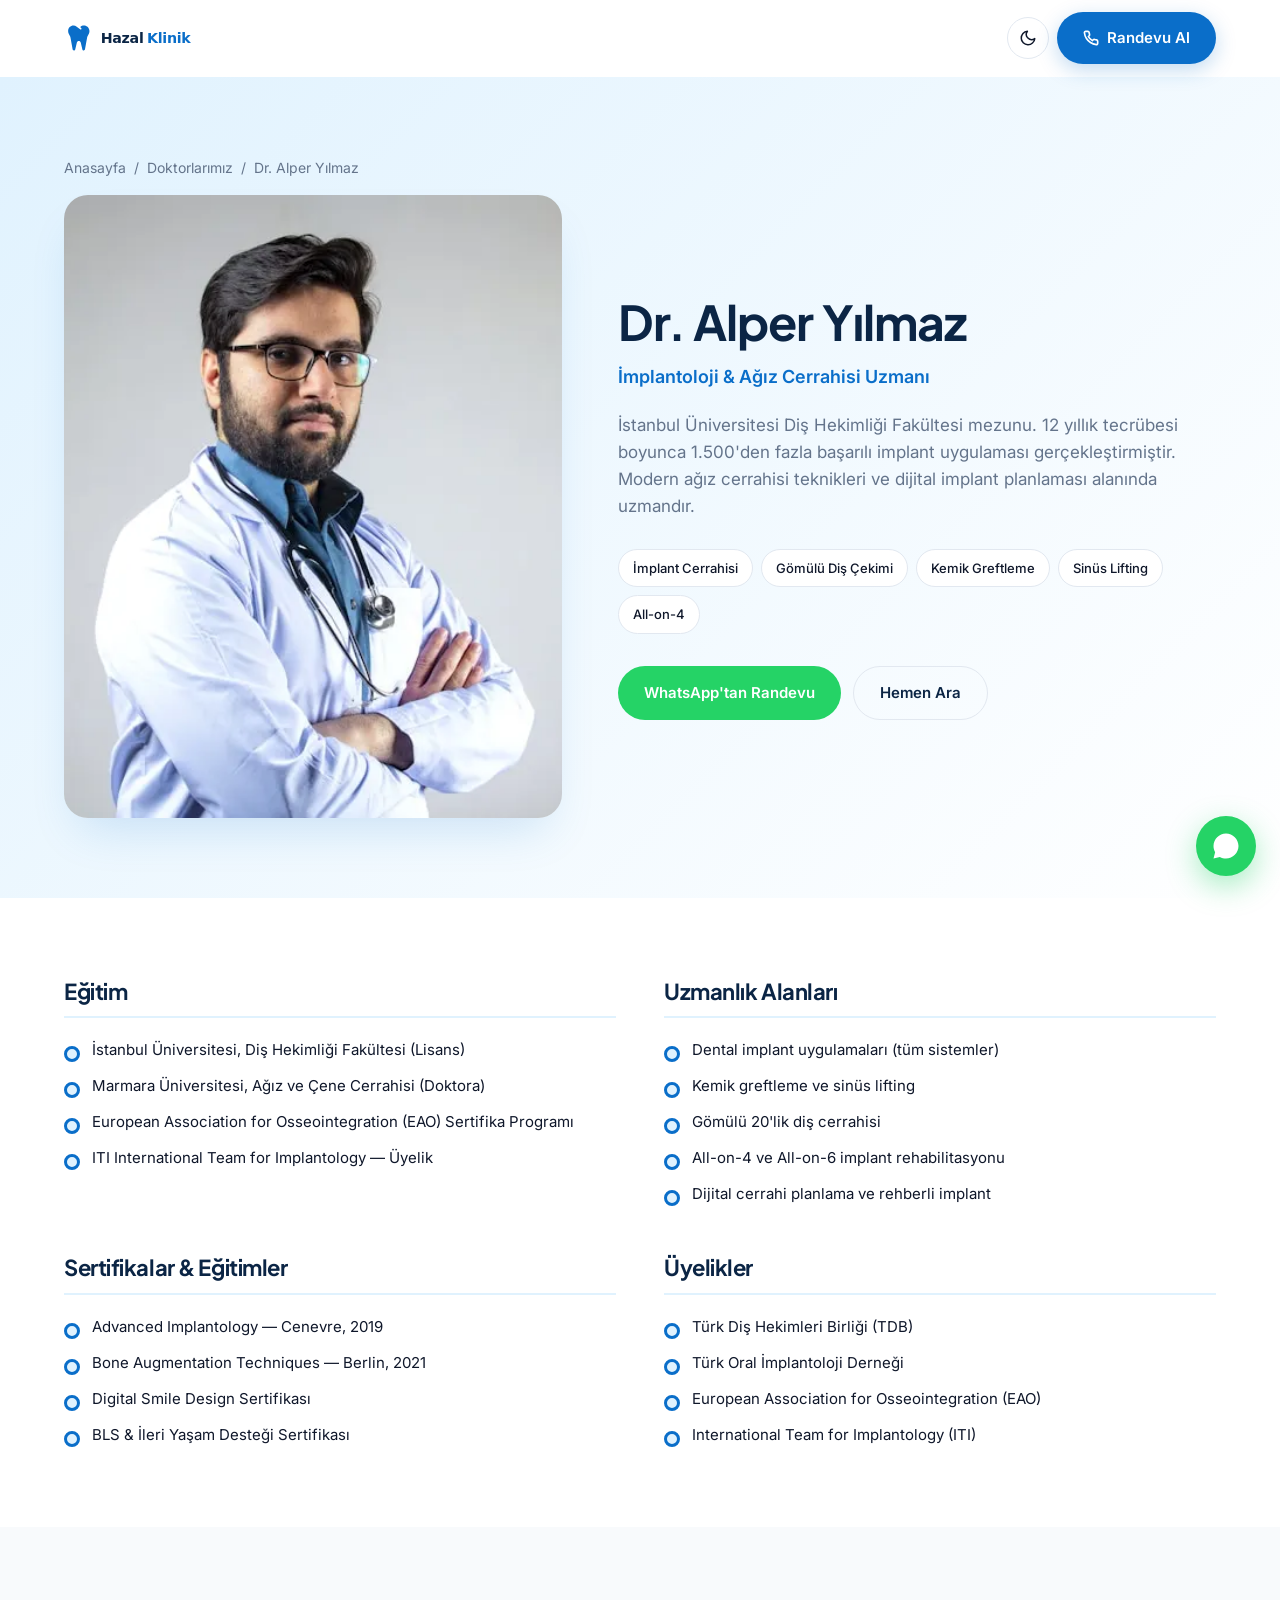
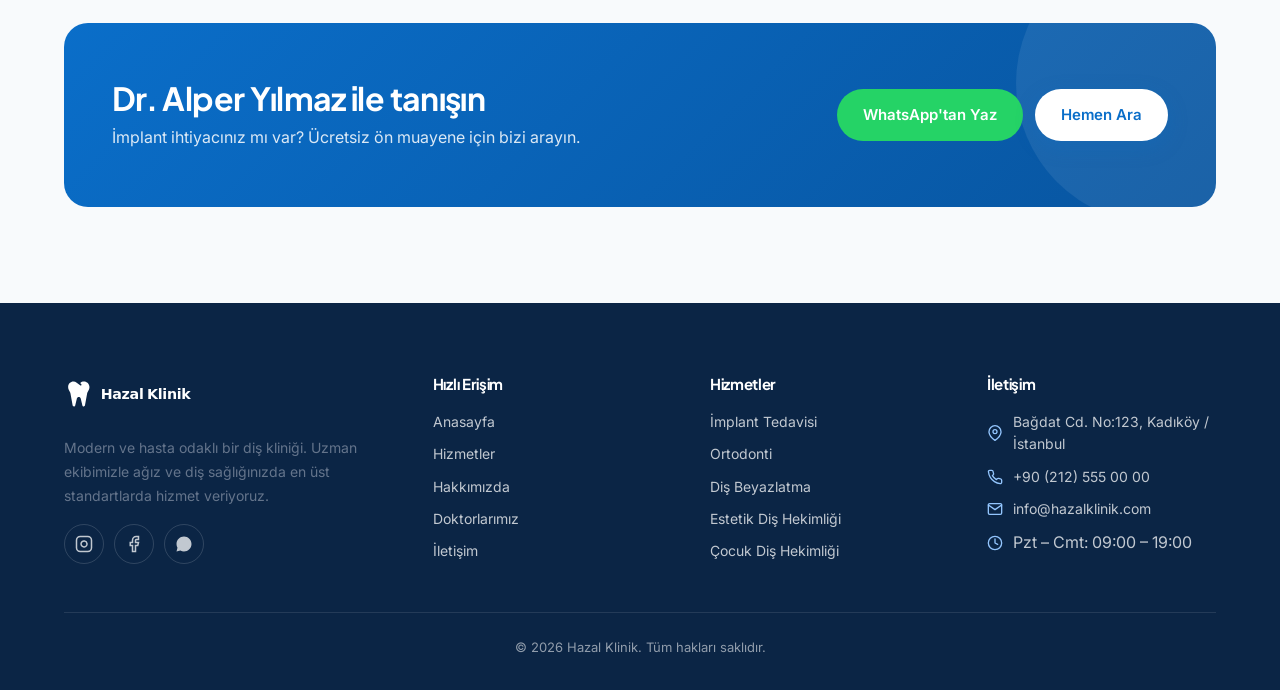
<file: doktor-alper.html>
<!DOCTYPE html>
<html lang="tr">
<head>
  <meta charset="UTF-8">
  <meta name="viewport" content="width=device-width, initial-scale=1.0">
  <title>Dr. Alper Yılmaz — İmplantoloji Uzmanı | Hazal Klinik</title>
  <meta name="description" content="Dr. Alper Yılmaz — 12 yıllık tecrübesiyle implant cerrahisi ve ağız cerrahisi uzmanı. Eğitimi, sertifikaları ve uzmanlık alanları.">
  <meta name="theme-color" content="#0a6ec9">
  <link rel="icon" type="image/svg+xml" href="assets/images/favicon.svg">
  <link rel="preconnect" href="https://fonts.googleapis.com">
  <link rel="preconnect" href="https://fonts.gstatic.com" crossorigin>
  <link href="https://fonts.googleapis.com/css2?family=Inter:wght@400;500;600&family=Plus+Jakarta+Sans:wght@500;600;700;800&display=swap" rel="stylesheet">
  <link rel="stylesheet" href="css/style.css?v=1779195297">
  <script>
    (function() {
      try {
        var s = localStorage.getItem('theme');
        var t = s || (window.matchMedia && window.matchMedia('(prefers-color-scheme: dark)').matches ? 'dark' : 'light');
        document.documentElement.setAttribute('data-theme', t);
      } catch (_) {}
    })();
  </script>
</head>
<body>

<header class="site-header" id="siteHeader">
  <div class="container nav-wrap">
    <a href="index.html" class="logo" aria-label="Hazal Klinik anasayfa">
      <img class="logo-light" src="assets/images/logo.svg" alt="Hazal Klinik" width="260" height="64">
      <img class="logo-dark" src="assets/images/logo-dark.svg" alt="Hazal Klinik" width="260" height="64">
    </a>
    <div class="nav-cta">
      <button class="theme-toggle" id="themeToggle" type="button" aria-label="Koyu temaya geç" title="Tema değiştir">
        <svg class="icon-moon" viewBox="0 0 24 24" fill="none" stroke="currentColor" stroke-width="2" stroke-linecap="round" stroke-linejoin="round" aria-hidden="true"><path d="M21 12.79A9 9 0 1 1 11.21 3 7 7 0 0 0 21 12.79z"/></svg>
        <svg class="icon-sun" viewBox="0 0 24 24" fill="none" stroke="currentColor" stroke-width="2" stroke-linecap="round" stroke-linejoin="round" aria-hidden="true"><circle cx="12" cy="12" r="4"/><path d="M12 2v2M12 20v2M4.93 4.93l1.41 1.41M17.66 17.66l1.41 1.41M2 12h2M20 12h2M4.93 19.07l1.41-1.41M17.66 6.34l1.41-1.41"/></svg>
      </button>
      <a href="tel:+902125550000" class="btn btn-primary"><svg width="16" height="16" viewBox="0 0 24 24" fill="none" stroke="currentColor" stroke-width="2.5" stroke-linecap="round" stroke-linejoin="round"><path d="M22 16.92v3a2 2 0 0 1-2.18 2 19.79 19.79 0 0 1-8.63-3.07 19.5 19.5 0 0 1-6-6 19.79 19.79 0 0 1-3.07-8.67A2 2 0 0 1 4.11 2h3a2 2 0 0 1 2 1.72 12.84 12.84 0 0 0 .7 2.81 2 2 0 0 1-.45 2.11L8.09 9.91a16 16 0 0 0 6 6l1.27-1.27a2 2 0 0 1 2.11-.45 12.84 12.84 0 0 0 2.81.7A2 2 0 0 1 22 16.92z"/></svg>Randevu Al</a>
      <button class="nav-toggle" id="navToggle" aria-label="Menüyü aç/kapa" aria-expanded="false"><svg class="icon-open" viewBox="0 0 24 24" fill="none" stroke="currentColor" stroke-width="2" stroke-linecap="round" stroke-linejoin="round" aria-hidden="true"><line x1="3" y1="6" x2="21" y2="6"/><line x1="3" y1="12" x2="21" y2="12"/><line x1="3" y1="18" x2="21" y2="18"/></svg><svg class="icon-close" viewBox="0 0 24 24" fill="none" stroke="currentColor" stroke-width="2" stroke-linecap="round" stroke-linejoin="round" aria-hidden="true"><line x1="18" y1="6" x2="6" y2="18"/><line x1="6" y1="6" x2="18" y2="18"/></svg></button>
    </div>
  </div>
</header>

<main>

  <section class="doctor-hero">
    <div class="container">
      <div class="breadcrumb"><a href="index.html">Anasayfa</a><span class="sep">/</span><a href="doktorlar.html">Doktorlarımız</a><span class="sep">/</span>Dr. Alper Yılmaz</div>
      <div class="doctor-hero-grid">
        <div class="portrait"><picture><source srcset="assets/images/doctors/dr-alper.webp" type="image/webp"><img src="assets/images/doctors/dr-alper.jpg" alt="Dr. Alper Yılmaz portresi" width="640" height="800" fetchpriority="high"></picture></div>
        <div>
          <h1>Dr. Alper Yılmaz</h1>
          <div class="role">İmplantoloji & Ağız Cerrahisi Uzmanı</div>
          <p>İstanbul Üniversitesi Diş Hekimliği Fakültesi mezunu. 12 yıllık tecrübesi boyunca 1.500'den fazla başarılı implant uygulaması gerçekleştirmiştir. Modern ağız cerrahisi teknikleri ve dijital implant planlaması alanında uzmandır.</p>
          <div class="doctor-badges">
            <span class="badge">İmplant Cerrahisi</span>
            <span class="badge">Gömülü Diş Çekimi</span>
            <span class="badge">Kemik Greftleme</span>
            <span class="badge">Sinüs Lifting</span>
            <span class="badge">All-on-4</span>
          </div>
          <div style="display: flex; gap: 12px; flex-wrap: wrap;">
            <a href="https://wa.me/902125550000?text=Dr.%20Alper%20ile%20randevu%20almak%20istiyorum." class="btn btn-whatsapp" target="_blank" rel="noopener">WhatsApp'tan Randevu</a>
            <a href="tel:+902125550000" class="btn btn-outline">Hemen Ara</a>
          </div>
        </div>
      </div>
    </div>
  </section>

  <section class="doctor-content">
    <div class="container">
      <div class="doctor-content-grid">
        <div class="doctor-block reveal">
          <h3>Eğitim</h3>
          <ul>
            <li>İstanbul Üniversitesi, Diş Hekimliği Fakültesi (Lisans)</li>
            <li>Marmara Üniversitesi, Ağız ve Çene Cerrahisi (Doktora)</li>
            <li>European Association for Osseointegration (EAO) Sertifika Programı</li>
            <li>ITI International Team for Implantology — Üyelik</li>
          </ul>
        </div>
        <div class="doctor-block reveal">
          <h3>Uzmanlık Alanları</h3>
          <ul>
            <li>Dental implant uygulamaları (tüm sistemler)</li>
            <li>Kemik greftleme ve sinüs lifting</li>
            <li>Gömülü 20'lik diş cerrahisi</li>
            <li>All-on-4 ve All-on-6 implant rehabilitasyonu</li>
            <li>Dijital cerrahi planlama ve rehberli implant</li>
          </ul>
        </div>
        <div class="doctor-block reveal">
          <h3>Sertifikalar & Eğitimler</h3>
          <ul>
            <li>Advanced Implantology — Cenevre, 2019</li>
            <li>Bone Augmentation Techniques — Berlin, 2021</li>
            <li>Digital Smile Design Sertifikası</li>
            <li>BLS & İleri Yaşam Desteği Sertifikası</li>
          </ul>
        </div>
        <div class="doctor-block reveal">
          <h3>Üyelikler</h3>
          <ul>
            <li>Türk Diş Hekimleri Birliği (TDB)</li>
            <li>Türk Oral İmplantoloji Derneği</li>
            <li>European Association for Osseointegration (EAO)</li>
            <li>International Team for Implantology (ITI)</li>
          </ul>
        </div>
      </div>
    </div>
  </section>

  <section style="background: var(--c-bg-alt);">
    <div class="container">
      <div class="cta-banner reveal">
        <div>
          <h2>Dr. Alper Yılmaz ile tanışın</h2>
          <p>İmplant ihtiyacınız mı var? Ücretsiz ön muayene için bizi arayın.</p>
        </div>
        <div class="ctas">
          <a href="https://wa.me/902125550000?text=Dr.%20Alper%20ile%20randevu%20almak%20istiyorum." class="btn btn-whatsapp" target="_blank" rel="noopener">WhatsApp'tan Yaz</a>
          <a href="tel:+902125550000" class="btn btn-primary">Hemen Ara</a>
        </div>
      </div>
    </div>
  </section>

</main>

<footer class="site-footer">
  <div class="container">
    <div class="footer-grid">
      <div>
        <a href="index.html" class="logo">
      <img class="logo-light" src="assets/images/logo.svg" alt="Hazal Klinik" width="260" height="64">
      <img class="logo-dark" src="assets/images/logo-dark.svg" alt="Hazal Klinik" width="260" height="64">
    </a>
        <p class="footer-about">Modern ve hasta odaklı bir diş kliniği. Uzman ekibimizle ağız ve diş sağlığınızda en üst standartlarda hizmet veriyoruz.</p>
        <div class="footer-social">
          <a href="#" aria-label="Instagram"><svg width="18" height="18" viewBox="0 0 24 24" fill="none" stroke="currentColor" stroke-width="2"><rect x="2" y="2" width="20" height="20" rx="5"/><path d="M16 11.37A4 4 0 1 1 12.63 8 4 4 0 0 1 16 11.37zM17.5 6.5h.01"/></svg></a>
          <a href="#" aria-label="Facebook"><svg width="18" height="18" viewBox="0 0 24 24" fill="none" stroke="currentColor" stroke-width="2"><path d="M18 2h-3a5 5 0 0 0-5 5v3H7v4h3v8h4v-8h3l1-4h-4V7a1 1 0 0 1 1-1h3z"/></svg></a>
          <a href="#" aria-label="WhatsApp"><svg width="18" height="18" viewBox="0 0 24 24" fill="currentColor"><path d="M17.5 14.4c-.3-.2-1.8-.9-2-1-.3-.1-.5-.2-.7.2-.2.3-.8 1-.9 1.2-.2.2-.3.2-.6.1-.3-.2-1.3-.5-2.5-1.5-.9-.8-1.5-1.8-1.7-2.1-.2-.3 0-.5.1-.6.1-.1.3-.4.4-.5.1-.2.2-.3.3-.5.1-.2 0-.4 0-.5-.1-.2-.7-1.6-.9-2.2-.2-.6-.5-.5-.7-.5h-.6c-.2 0-.5.1-.8.4-.3.3-1 1-1 2.4 0 1.4 1 2.8 1.2 3 .1.2 2 3.1 4.9 4.3 2.9 1.2 2.9.8 3.4.7.5-.1 1.8-.7 2-1.4.2-.7.2-1.3.2-1.4-.1-.2-.3-.2-.6-.4zM12 2C6.5 2 2 6.5 2 12c0 1.8.5 3.5 1.3 5L2 22l5.1-1.3c1.5.8 3.2 1.3 4.9 1.3 5.5 0 10-4.5 10-10S17.5 2 12 2z"/></svg></a>
        </div>
      </div>
      <div class="footer-col"><h4>Hızlı Erişim</h4><ul><li><a href="index.html">Anasayfa</a></li><li><a href="hizmetler.html">Hizmetler</a></li><li><a href="hakkimizda.html">Hakkımızda</a></li><li><a href="doktorlar.html">Doktorlarımız</a></li><li><a href="iletisim.html">İletişim</a></li></ul></div>
      <div class="footer-col"><h4>Hizmetler</h4><ul><li><a href="hizmetler.html">İmplant Tedavisi</a></li><li><a href="hizmetler.html">Ortodonti</a></li><li><a href="hizmetler.html">Diş Beyazlatma</a></li><li><a href="hizmetler.html">Estetik Diş Hekimliği</a></li><li><a href="hizmetler.html">Çocuk Diş Hekimliği</a></li></ul></div>
      <div class="footer-col"><h4>İletişim</h4><ul>
        <li><svg class="ico" width="16" height="16" viewBox="0 0 24 24" fill="none" stroke="currentColor" stroke-width="2" stroke-linecap="round" stroke-linejoin="round"><path d="M21 10c0 7-9 13-9 13s-9-6-9-13a9 9 0 0 1 18 0z"/><circle cx="12" cy="10" r="3"/></svg><a href="iletisim.html">Bağdat Cd. No:123, Kadıköy / İstanbul</a></li>
        <li><svg class="ico" width="16" height="16" viewBox="0 0 24 24" fill="none" stroke="currentColor" stroke-width="2" stroke-linecap="round" stroke-linejoin="round"><path d="M22 16.92v3a2 2 0 0 1-2.18 2 19.79 19.79 0 0 1-8.63-3.07 19.5 19.5 0 0 1-6-6 19.79 19.79 0 0 1-3.07-8.67A2 2 0 0 1 4.11 2h3a2 2 0 0 1 2 1.72c.13.96.37 1.9.7 2.81a2 2 0 0 1-.45 2.11L8.09 9.91a16 16 0 0 0 6 6l1.27-1.27a2 2 0 0 1 2.11-.45c.91.33 1.85.57 2.81.7A2 2 0 0 1 22 16.92z"/></svg><a href="tel:+902125550000">+90 (212) 555 00 00</a></li>
        <li><svg class="ico" width="16" height="16" viewBox="0 0 24 24" fill="none" stroke="currentColor" stroke-width="2" stroke-linecap="round" stroke-linejoin="round"><path d="M4 4h16c1.1 0 2 .9 2 2v12c0 1.1-.9 2-2 2H4c-1.1 0-2-.9-2-2V6c0-1.1.9-2 2-2z"/><polyline points="22,6 12,13 2,6"/></svg><a href="mailto:info@hazalklinik.com">info@hazalklinik.com</a></li>
        <li><svg class="ico" width="16" height="16" viewBox="0 0 24 24" fill="none" stroke="currentColor" stroke-width="2" stroke-linecap="round" stroke-linejoin="round"><circle cx="12" cy="12" r="10"/><polyline points="12 6 12 12 16 14"/></svg><span>Pzt – Cmt: 09:00 – 19:00</span></li>
      </ul></div>
    </div>
    <div class="footer-bottom">© <span id="year">2026</span> Hazal Klinik. Tüm hakları saklıdır.</div>
  </div>
</footer>

<a href="https://wa.me/902125550000?text=Merhaba,%20randevu%20almak%20istiyorum." class="float-wa" target="_blank" rel="noopener" aria-label="WhatsApp'tan iletişim">
  <svg viewBox="0 0 24 24" fill="currentColor"><path d="M17.5 14.4c-.3-.2-1.8-.9-2-1-.3-.1-.5-.2-.7.2-.2.3-.8 1-.9 1.2-.2.2-.3.2-.6.1-.3-.2-1.3-.5-2.5-1.5-.9-.8-1.5-1.8-1.7-2.1-.2-.3 0-.5.1-.6.1-.1.3-.4.4-.5.1-.2.2-.3.3-.5.1-.2 0-.4 0-.5-.1-.2-.7-1.6-.9-2.2-.2-.6-.5-.5-.7-.5h-.6c-.2 0-.5.1-.8.4-.3.3-1 1-1 2.4 0 1.4 1 2.8 1.2 3 .1.2 2 3.1 4.9 4.3 2.9 1.2 2.9.8 3.4.7.5-.1 1.8-.7 2-1.4.2-.7.2-1.3.2-1.4-.1-.2-.3-.2-.6-.4zM12 2C6.5 2 2 6.5 2 12c0 1.8.5 3.5 1.3 5L2 22l5.1-1.3c1.5.8 3.2 1.3 4.9 1.3 5.5 0 10-4.5 10-10S17.5 2 12 2z"/></svg>
</a>
<!-- Mobile menu (outside header to escape sticky/blur stacking context) -->
<div class="mobile-menu" id="mobileMenu" role="dialog" aria-modal="true" aria-label="Ana menü" hidden>
  <button class="mobile-menu-close" id="mobileMenuClose" type="button" aria-label="Menüyü kapat">
    <svg viewBox="0 0 24 24" fill="none" stroke="currentColor" stroke-width="2" stroke-linecap="round" stroke-linejoin="round" aria-hidden="true"><line x1="18" y1="6" x2="6" y2="18"/><line x1="6" y1="6" x2="18" y2="18"/></svg>
  </button>
  <nav class="mobile-menu-nav" aria-label="Mobil menü">
    <ul>
      <li><a href="index.html">Anasayfa</a></li>
      <li><a href="hizmetler.html">Hizmetler</a></li>
      <li><a href="hakkimizda.html">Hakkımızda</a></li>
      <li><a href="doktorlar.html" class="active">Doktorlarımız</a></li>
      <li><a href="iletisim.html">İletişim</a></li>
    </ul>
    <div class="mobile-menu-ctas">
      <a href="tel:+902125550000" class="btn btn-primary">Randevu Al</a>
      <a href="https://wa.me/902125550000?text=Merhaba,%20randevu%20almak%20istiyorum." class="btn btn-whatsapp" target="_blank" rel="noopener">WhatsApp'tan Yaz</a>
    </div>

<script src="js/main.js?v=1779195297"></script>
  </nav>
</div>

</body>
</html>
</file>
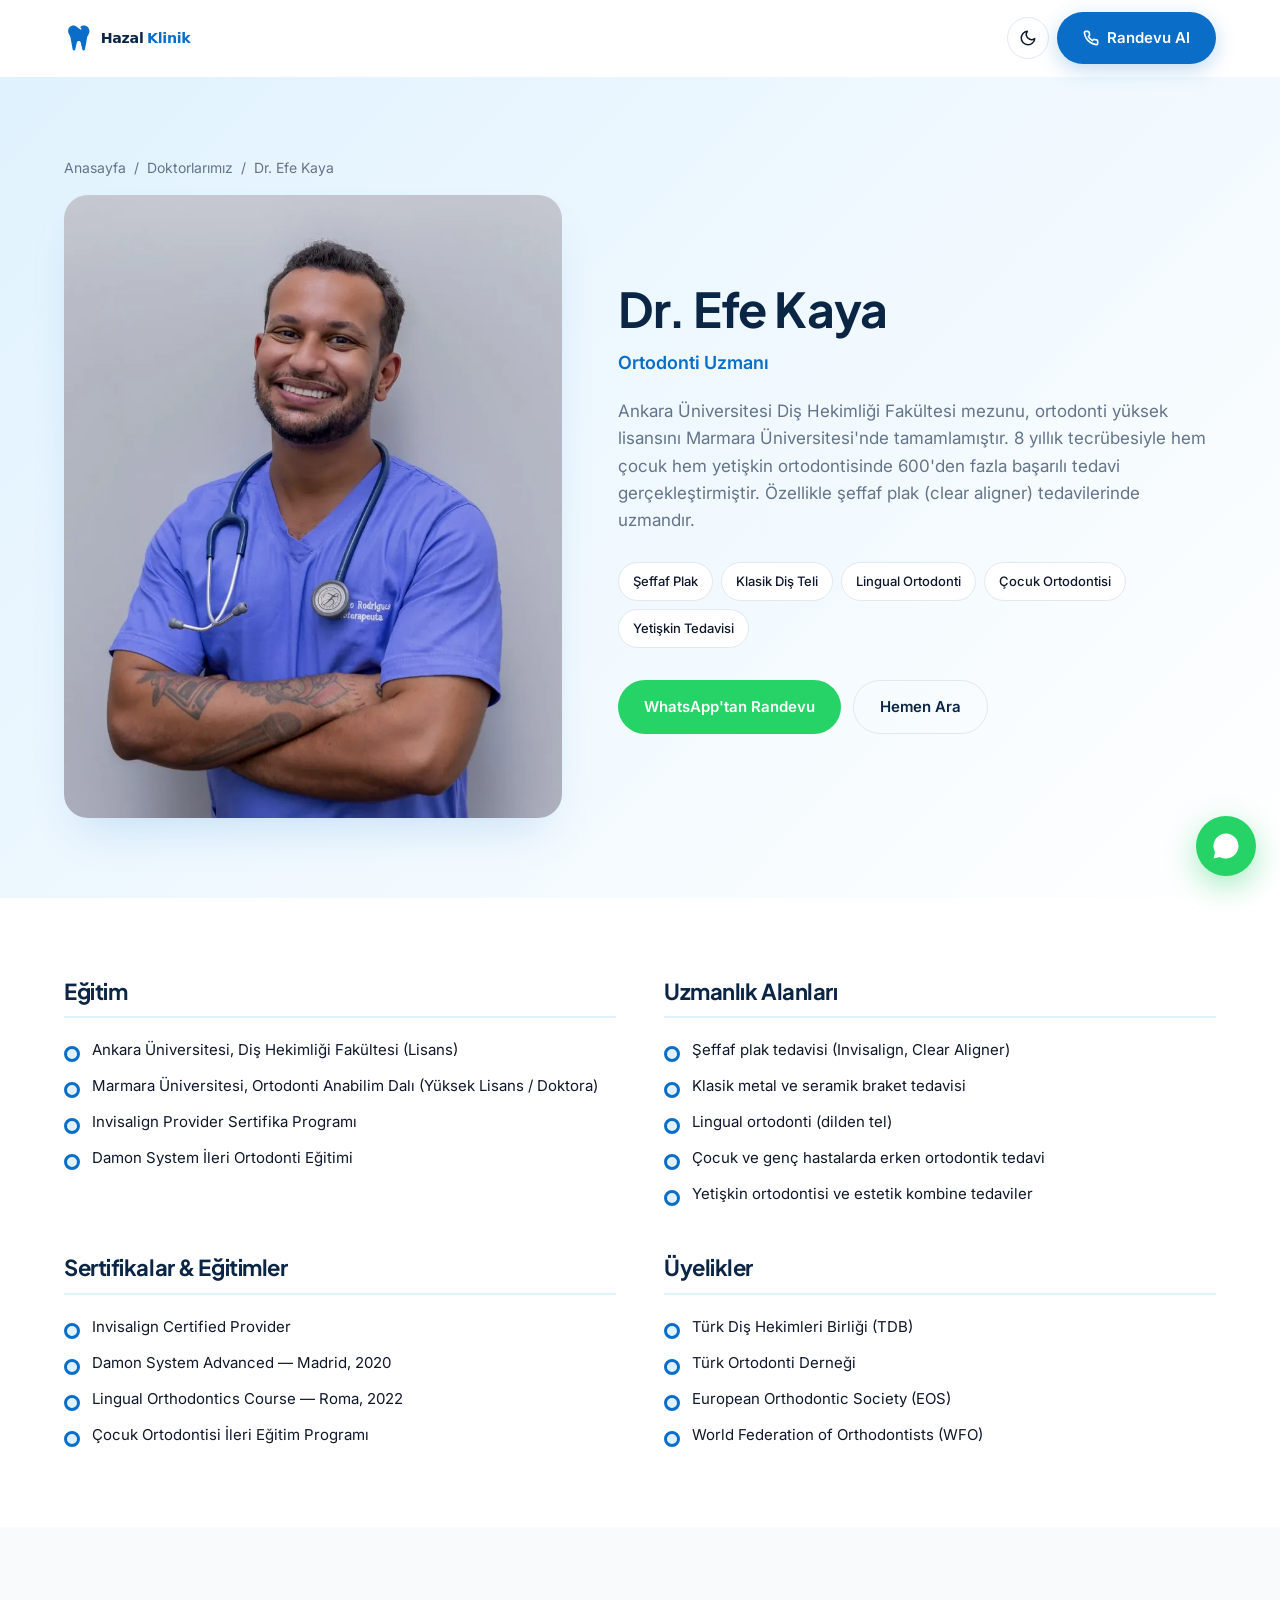
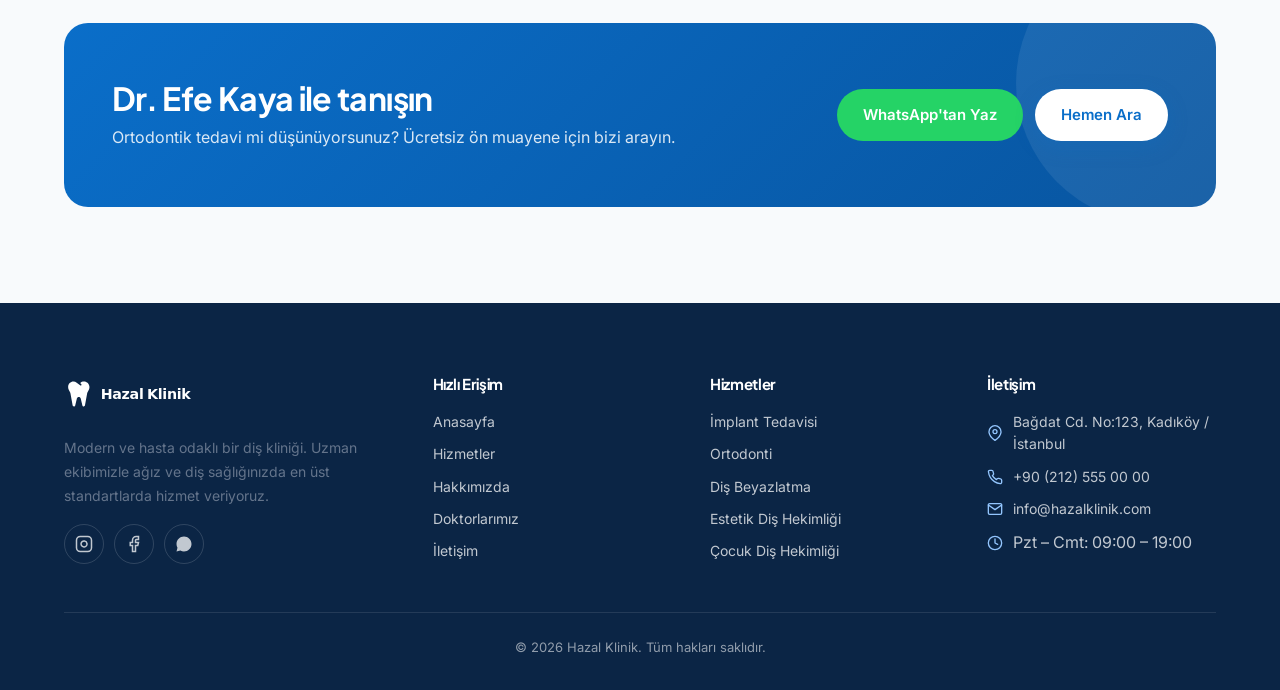
<file: doktor-efe.html>
<!DOCTYPE html>
<html lang="tr">
<head>
  <meta charset="UTF-8">
  <meta name="viewport" content="width=device-width, initial-scale=1.0">
  <title>Dr. Efe Kaya — Ortodonti Uzmanı | Hazal Klinik</title>
  <meta name="description" content="Dr. Efe Kaya — 8 yıllık tecrübesiyle ortodonti uzmanı. Şeffaf plak (clear aligner) ve klasik diş teli tedavilerinde uzman.">
  <meta name="theme-color" content="#0a6ec9">
  <link rel="icon" type="image/svg+xml" href="assets/images/favicon.svg">
  <link rel="preconnect" href="https://fonts.googleapis.com">
  <link rel="preconnect" href="https://fonts.gstatic.com" crossorigin>
  <link href="https://fonts.googleapis.com/css2?family=Inter:wght@400;500;600&family=Plus+Jakarta+Sans:wght@500;600;700;800&display=swap" rel="stylesheet">
  <link rel="stylesheet" href="css/style.css?v=1779195297">
  <script>
    (function() {
      try {
        var s = localStorage.getItem('theme');
        var t = s || (window.matchMedia && window.matchMedia('(prefers-color-scheme: dark)').matches ? 'dark' : 'light');
        document.documentElement.setAttribute('data-theme', t);
      } catch (_) {}
    })();
  </script>
</head>
<body>

<header class="site-header" id="siteHeader">
  <div class="container nav-wrap">
    <a href="index.html" class="logo" aria-label="Hazal Klinik anasayfa">
      <img class="logo-light" src="assets/images/logo.svg" alt="Hazal Klinik" width="260" height="64">
      <img class="logo-dark" src="assets/images/logo-dark.svg" alt="Hazal Klinik" width="260" height="64">
    </a>
    <div class="nav-cta">
      <button class="theme-toggle" id="themeToggle" type="button" aria-label="Koyu temaya geç" title="Tema değiştir">
        <svg class="icon-moon" viewBox="0 0 24 24" fill="none" stroke="currentColor" stroke-width="2" stroke-linecap="round" stroke-linejoin="round" aria-hidden="true"><path d="M21 12.79A9 9 0 1 1 11.21 3 7 7 0 0 0 21 12.79z"/></svg>
        <svg class="icon-sun" viewBox="0 0 24 24" fill="none" stroke="currentColor" stroke-width="2" stroke-linecap="round" stroke-linejoin="round" aria-hidden="true"><circle cx="12" cy="12" r="4"/><path d="M12 2v2M12 20v2M4.93 4.93l1.41 1.41M17.66 17.66l1.41 1.41M2 12h2M20 12h2M4.93 19.07l1.41-1.41M17.66 6.34l1.41-1.41"/></svg>
      </button>
      <a href="tel:+902125550000" class="btn btn-primary"><svg width="16" height="16" viewBox="0 0 24 24" fill="none" stroke="currentColor" stroke-width="2.5" stroke-linecap="round" stroke-linejoin="round"><path d="M22 16.92v3a2 2 0 0 1-2.18 2 19.79 19.79 0 0 1-8.63-3.07 19.5 19.5 0 0 1-6-6 19.79 19.79 0 0 1-3.07-8.67A2 2 0 0 1 4.11 2h3a2 2 0 0 1 2 1.72 12.84 12.84 0 0 0 .7 2.81 2 2 0 0 1-.45 2.11L8.09 9.91a16 16 0 0 0 6 6l1.27-1.27a2 2 0 0 1 2.11-.45 12.84 12.84 0 0 0 2.81.7A2 2 0 0 1 22 16.92z"/></svg>Randevu Al</a>
      <button class="nav-toggle" id="navToggle" aria-label="Menüyü aç/kapa" aria-expanded="false"><svg class="icon-open" viewBox="0 0 24 24" fill="none" stroke="currentColor" stroke-width="2" stroke-linecap="round" stroke-linejoin="round" aria-hidden="true"><line x1="3" y1="6" x2="21" y2="6"/><line x1="3" y1="12" x2="21" y2="12"/><line x1="3" y1="18" x2="21" y2="18"/></svg><svg class="icon-close" viewBox="0 0 24 24" fill="none" stroke="currentColor" stroke-width="2" stroke-linecap="round" stroke-linejoin="round" aria-hidden="true"><line x1="18" y1="6" x2="6" y2="18"/><line x1="6" y1="6" x2="18" y2="18"/></svg></button>
    </div>
  </div>
</header>

<main>

  <section class="doctor-hero">
    <div class="container">
      <div class="breadcrumb"><a href="index.html">Anasayfa</a><span class="sep">/</span><a href="doktorlar.html">Doktorlarımız</a><span class="sep">/</span>Dr. Efe Kaya</div>
      <div class="doctor-hero-grid">
        <div class="portrait"><picture><source srcset="assets/images/doctors/dr-efe.webp" type="image/webp"><img src="assets/images/doctors/dr-efe.jpg" alt="Dr. Efe Kaya portresi" width="640" height="800" fetchpriority="high"></picture></div>
        <div>
          <h1>Dr. Efe Kaya</h1>
          <div class="role">Ortodonti Uzmanı</div>
          <p>Ankara Üniversitesi Diş Hekimliği Fakültesi mezunu, ortodonti yüksek lisansını Marmara Üniversitesi'nde tamamlamıştır. 8 yıllık tecrübesiyle hem çocuk hem yetişkin ortodontisinde 600'den fazla başarılı tedavi gerçekleştirmiştir. Özellikle şeffaf plak (clear aligner) tedavilerinde uzmandır.</p>
          <div class="doctor-badges">
            <span class="badge">Şeffaf Plak</span>
            <span class="badge">Klasik Diş Teli</span>
            <span class="badge">Lingual Ortodonti</span>
            <span class="badge">Çocuk Ortodontisi</span>
            <span class="badge">Yetişkin Tedavisi</span>
          </div>
          <div style="display: flex; gap: 12px; flex-wrap: wrap;">
            <a href="https://wa.me/902125550000?text=Dr.%20Efe%20ile%20randevu%20almak%20istiyorum." class="btn btn-whatsapp" target="_blank" rel="noopener">WhatsApp'tan Randevu</a>
            <a href="tel:+902125550000" class="btn btn-outline">Hemen Ara</a>
          </div>
        </div>
      </div>
    </div>
  </section>

  <section class="doctor-content">
    <div class="container">
      <div class="doctor-content-grid">
        <div class="doctor-block reveal">
          <h3>Eğitim</h3>
          <ul>
            <li>Ankara Üniversitesi, Diş Hekimliği Fakültesi (Lisans)</li>
            <li>Marmara Üniversitesi, Ortodonti Anabilim Dalı (Yüksek Lisans / Doktora)</li>
            <li>Invisalign Provider Sertifika Programı</li>
            <li>Damon System İleri Ortodonti Eğitimi</li>
          </ul>
        </div>
        <div class="doctor-block reveal">
          <h3>Uzmanlık Alanları</h3>
          <ul>
            <li>Şeffaf plak tedavisi (Invisalign, Clear Aligner)</li>
            <li>Klasik metal ve seramik braket tedavisi</li>
            <li>Lingual ortodonti (dilden tel)</li>
            <li>Çocuk ve genç hastalarda erken ortodontik tedavi</li>
            <li>Yetişkin ortodontisi ve estetik kombine tedaviler</li>
          </ul>
        </div>
        <div class="doctor-block reveal">
          <h3>Sertifikalar & Eğitimler</h3>
          <ul>
            <li>Invisalign Certified Provider</li>
            <li>Damon System Advanced — Madrid, 2020</li>
            <li>Lingual Orthodontics Course — Roma, 2022</li>
            <li>Çocuk Ortodontisi İleri Eğitim Programı</li>
          </ul>
        </div>
        <div class="doctor-block reveal">
          <h3>Üyelikler</h3>
          <ul>
            <li>Türk Diş Hekimleri Birliği (TDB)</li>
            <li>Türk Ortodonti Derneği</li>
            <li>European Orthodontic Society (EOS)</li>
            <li>World Federation of Orthodontists (WFO)</li>
          </ul>
        </div>
      </div>
    </div>
  </section>

  <section style="background: var(--c-bg-alt);">
    <div class="container">
      <div class="cta-banner reveal">
        <div>
          <h2>Dr. Efe Kaya ile tanışın</h2>
          <p>Ortodontik tedavi mi düşünüyorsunuz? Ücretsiz ön muayene için bizi arayın.</p>
        </div>
        <div class="ctas">
          <a href="https://wa.me/902125550000?text=Dr.%20Efe%20ile%20randevu%20almak%20istiyorum." class="btn btn-whatsapp" target="_blank" rel="noopener">WhatsApp'tan Yaz</a>
          <a href="tel:+902125550000" class="btn btn-primary">Hemen Ara</a>
        </div>
      </div>
    </div>
  </section>

</main>

<footer class="site-footer">
  <div class="container">
    <div class="footer-grid">
      <div>
        <a href="index.html" class="logo">
      <img class="logo-light" src="assets/images/logo.svg" alt="Hazal Klinik" width="260" height="64">
      <img class="logo-dark" src="assets/images/logo-dark.svg" alt="Hazal Klinik" width="260" height="64">
    </a>
        <p class="footer-about">Modern ve hasta odaklı bir diş kliniği. Uzman ekibimizle ağız ve diş sağlığınızda en üst standartlarda hizmet veriyoruz.</p>
        <div class="footer-social">
          <a href="#" aria-label="Instagram"><svg width="18" height="18" viewBox="0 0 24 24" fill="none" stroke="currentColor" stroke-width="2"><rect x="2" y="2" width="20" height="20" rx="5"/><path d="M16 11.37A4 4 0 1 1 12.63 8 4 4 0 0 1 16 11.37zM17.5 6.5h.01"/></svg></a>
          <a href="#" aria-label="Facebook"><svg width="18" height="18" viewBox="0 0 24 24" fill="none" stroke="currentColor" stroke-width="2"><path d="M18 2h-3a5 5 0 0 0-5 5v3H7v4h3v8h4v-8h3l1-4h-4V7a1 1 0 0 1 1-1h3z"/></svg></a>
          <a href="#" aria-label="WhatsApp"><svg width="18" height="18" viewBox="0 0 24 24" fill="currentColor"><path d="M17.5 14.4c-.3-.2-1.8-.9-2-1-.3-.1-.5-.2-.7.2-.2.3-.8 1-.9 1.2-.2.2-.3.2-.6.1-.3-.2-1.3-.5-2.5-1.5-.9-.8-1.5-1.8-1.7-2.1-.2-.3 0-.5.1-.6.1-.1.3-.4.4-.5.1-.2.2-.3.3-.5.1-.2 0-.4 0-.5-.1-.2-.7-1.6-.9-2.2-.2-.6-.5-.5-.7-.5h-.6c-.2 0-.5.1-.8.4-.3.3-1 1-1 2.4 0 1.4 1 2.8 1.2 3 .1.2 2 3.1 4.9 4.3 2.9 1.2 2.9.8 3.4.7.5-.1 1.8-.7 2-1.4.2-.7.2-1.3.2-1.4-.1-.2-.3-.2-.6-.4zM12 2C6.5 2 2 6.5 2 12c0 1.8.5 3.5 1.3 5L2 22l5.1-1.3c1.5.8 3.2 1.3 4.9 1.3 5.5 0 10-4.5 10-10S17.5 2 12 2z"/></svg></a>
        </div>
      </div>
      <div class="footer-col"><h4>Hızlı Erişim</h4><ul><li><a href="index.html">Anasayfa</a></li><li><a href="hizmetler.html">Hizmetler</a></li><li><a href="hakkimizda.html">Hakkımızda</a></li><li><a href="doktorlar.html">Doktorlarımız</a></li><li><a href="iletisim.html">İletişim</a></li></ul></div>
      <div class="footer-col"><h4>Hizmetler</h4><ul><li><a href="hizmetler.html">İmplant Tedavisi</a></li><li><a href="hizmetler.html">Ortodonti</a></li><li><a href="hizmetler.html">Diş Beyazlatma</a></li><li><a href="hizmetler.html">Estetik Diş Hekimliği</a></li><li><a href="hizmetler.html">Çocuk Diş Hekimliği</a></li></ul></div>
      <div class="footer-col"><h4>İletişim</h4><ul>
        <li><svg class="ico" width="16" height="16" viewBox="0 0 24 24" fill="none" stroke="currentColor" stroke-width="2" stroke-linecap="round" stroke-linejoin="round"><path d="M21 10c0 7-9 13-9 13s-9-6-9-13a9 9 0 0 1 18 0z"/><circle cx="12" cy="10" r="3"/></svg><a href="iletisim.html">Bağdat Cd. No:123, Kadıköy / İstanbul</a></li>
        <li><svg class="ico" width="16" height="16" viewBox="0 0 24 24" fill="none" stroke="currentColor" stroke-width="2" stroke-linecap="round" stroke-linejoin="round"><path d="M22 16.92v3a2 2 0 0 1-2.18 2 19.79 19.79 0 0 1-8.63-3.07 19.5 19.5 0 0 1-6-6 19.79 19.79 0 0 1-3.07-8.67A2 2 0 0 1 4.11 2h3a2 2 0 0 1 2 1.72c.13.96.37 1.9.7 2.81a2 2 0 0 1-.45 2.11L8.09 9.91a16 16 0 0 0 6 6l1.27-1.27a2 2 0 0 1 2.11-.45c.91.33 1.85.57 2.81.7A2 2 0 0 1 22 16.92z"/></svg><a href="tel:+902125550000">+90 (212) 555 00 00</a></li>
        <li><svg class="ico" width="16" height="16" viewBox="0 0 24 24" fill="none" stroke="currentColor" stroke-width="2" stroke-linecap="round" stroke-linejoin="round"><path d="M4 4h16c1.1 0 2 .9 2 2v12c0 1.1-.9 2-2 2H4c-1.1 0-2-.9-2-2V6c0-1.1.9-2 2-2z"/><polyline points="22,6 12,13 2,6"/></svg><a href="mailto:info@hazalklinik.com">info@hazalklinik.com</a></li>
        <li><svg class="ico" width="16" height="16" viewBox="0 0 24 24" fill="none" stroke="currentColor" stroke-width="2" stroke-linecap="round" stroke-linejoin="round"><circle cx="12" cy="12" r="10"/><polyline points="12 6 12 12 16 14"/></svg><span>Pzt – Cmt: 09:00 – 19:00</span></li>
      </ul></div>
    </div>
    <div class="footer-bottom">© <span id="year">2026</span> Hazal Klinik. Tüm hakları saklıdır.</div>
  </div>
</footer>

<a href="https://wa.me/902125550000?text=Merhaba,%20randevu%20almak%20istiyorum." class="float-wa" target="_blank" rel="noopener" aria-label="WhatsApp'tan iletişim">
  <svg viewBox="0 0 24 24" fill="currentColor"><path d="M17.5 14.4c-.3-.2-1.8-.9-2-1-.3-.1-.5-.2-.7.2-.2.3-.8 1-.9 1.2-.2.2-.3.2-.6.1-.3-.2-1.3-.5-2.5-1.5-.9-.8-1.5-1.8-1.7-2.1-.2-.3 0-.5.1-.6.1-.1.3-.4.4-.5.1-.2.2-.3.3-.5.1-.2 0-.4 0-.5-.1-.2-.7-1.6-.9-2.2-.2-.6-.5-.5-.7-.5h-.6c-.2 0-.5.1-.8.4-.3.3-1 1-1 2.4 0 1.4 1 2.8 1.2 3 .1.2 2 3.1 4.9 4.3 2.9 1.2 2.9.8 3.4.7.5-.1 1.8-.7 2-1.4.2-.7.2-1.3.2-1.4-.1-.2-.3-.2-.6-.4zM12 2C6.5 2 2 6.5 2 12c0 1.8.5 3.5 1.3 5L2 22l5.1-1.3c1.5.8 3.2 1.3 4.9 1.3 5.5 0 10-4.5 10-10S17.5 2 12 2z"/></svg>
</a>
<!-- Mobile menu (outside header to escape sticky/blur stacking context) -->
<div class="mobile-menu" id="mobileMenu" role="dialog" aria-modal="true" aria-label="Ana menü" hidden>
  <button class="mobile-menu-close" id="mobileMenuClose" type="button" aria-label="Menüyü kapat">
    <svg viewBox="0 0 24 24" fill="none" stroke="currentColor" stroke-width="2" stroke-linecap="round" stroke-linejoin="round" aria-hidden="true"><line x1="18" y1="6" x2="6" y2="18"/><line x1="6" y1="6" x2="18" y2="18"/></svg>
  </button>
  <nav class="mobile-menu-nav" aria-label="Mobil menü">
    <ul>
      <li><a href="index.html">Anasayfa</a></li>
      <li><a href="hizmetler.html">Hizmetler</a></li>
      <li><a href="hakkimizda.html">Hakkımızda</a></li>
      <li><a href="doktorlar.html" class="active">Doktorlarımız</a></li>
      <li><a href="iletisim.html">İletişim</a></li>
    </ul>
    <div class="mobile-menu-ctas">
      <a href="tel:+902125550000" class="btn btn-primary">Randevu Al</a>
      <a href="https://wa.me/902125550000?text=Merhaba,%20randevu%20almak%20istiyorum." class="btn btn-whatsapp" target="_blank" rel="noopener">WhatsApp'tan Yaz</a>
    </div>

<script src="js/main.js?v=1779195297"></script>
  </nav>
</div>

</body>
</html>
</file>
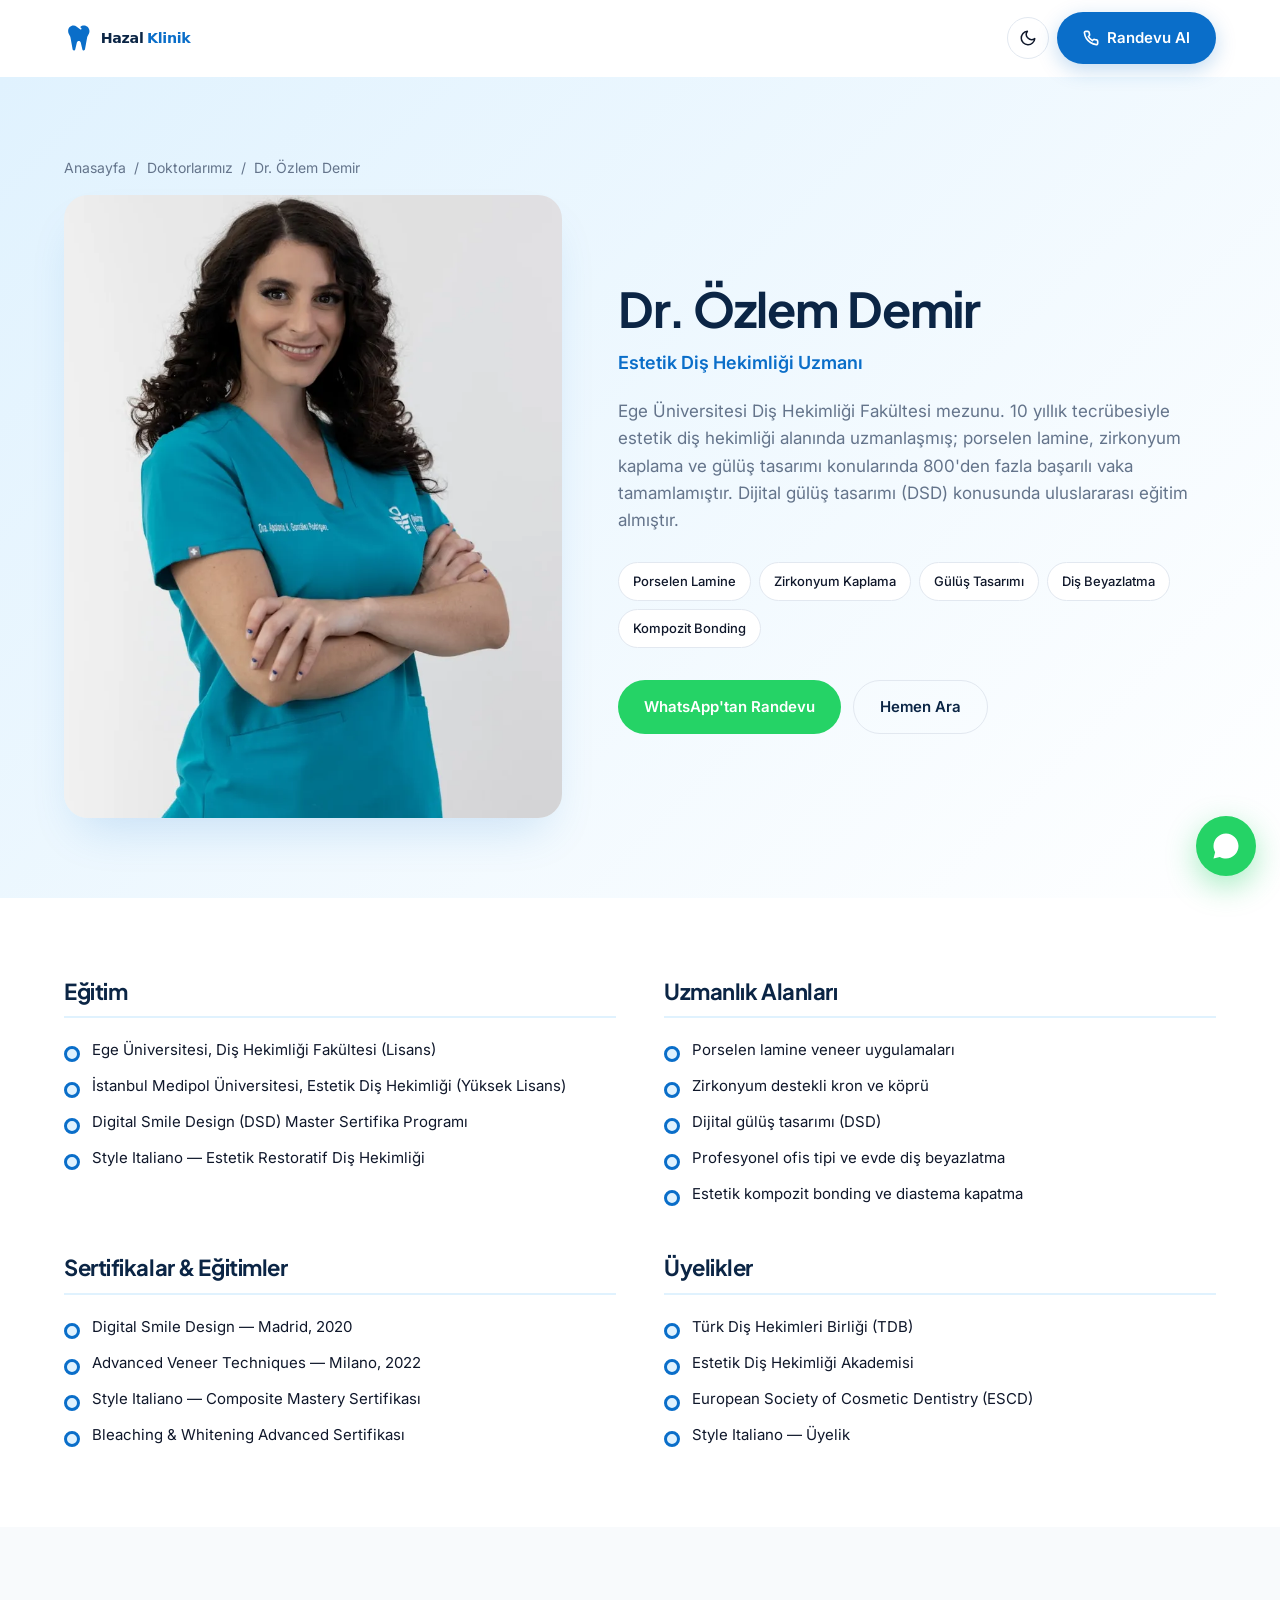
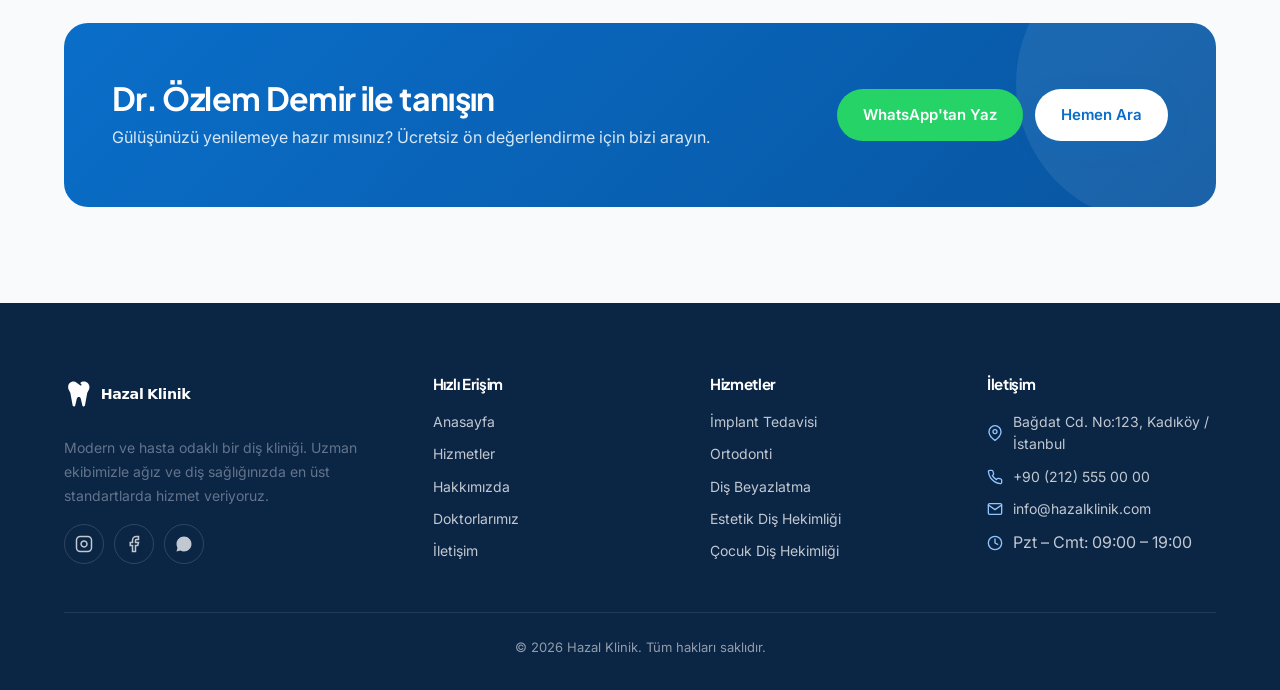
<file: doktor-ozlem.html>
<!DOCTYPE html>
<html lang="tr">
<head>
  <meta charset="UTF-8">
  <meta name="viewport" content="width=device-width, initial-scale=1.0">
  <title>Dr. Özlem Demir — Estetik Diş Hekimliği Uzmanı | Hazal Klinik</title>
  <meta name="description" content="Dr. Özlem Demir — 10 yıllık tecrübesiyle estetik diş hekimliği uzmanı. Porselen lamine, zirkonyum, gülüş tasarımı ve beyazlatma.">
  <meta name="theme-color" content="#0a6ec9">
  <link rel="icon" type="image/svg+xml" href="assets/images/favicon.svg">
  <link rel="preconnect" href="https://fonts.googleapis.com">
  <link rel="preconnect" href="https://fonts.gstatic.com" crossorigin>
  <link href="https://fonts.googleapis.com/css2?family=Inter:wght@400;500;600&family=Plus+Jakarta+Sans:wght@500;600;700;800&display=swap" rel="stylesheet">
  <link rel="stylesheet" href="css/style.css?v=1779195297">
  <script>
    (function() {
      try {
        var s = localStorage.getItem('theme');
        var t = s || (window.matchMedia && window.matchMedia('(prefers-color-scheme: dark)').matches ? 'dark' : 'light');
        document.documentElement.setAttribute('data-theme', t);
      } catch (_) {}
    })();
  </script>
</head>
<body>

<header class="site-header" id="siteHeader">
  <div class="container nav-wrap">
    <a href="index.html" class="logo" aria-label="Hazal Klinik anasayfa">
      <img class="logo-light" src="assets/images/logo.svg" alt="Hazal Klinik" width="260" height="64">
      <img class="logo-dark" src="assets/images/logo-dark.svg" alt="Hazal Klinik" width="260" height="64">
    </a>
    <div class="nav-cta">
      <button class="theme-toggle" id="themeToggle" type="button" aria-label="Koyu temaya geç" title="Tema değiştir">
        <svg class="icon-moon" viewBox="0 0 24 24" fill="none" stroke="currentColor" stroke-width="2" stroke-linecap="round" stroke-linejoin="round" aria-hidden="true"><path d="M21 12.79A9 9 0 1 1 11.21 3 7 7 0 0 0 21 12.79z"/></svg>
        <svg class="icon-sun" viewBox="0 0 24 24" fill="none" stroke="currentColor" stroke-width="2" stroke-linecap="round" stroke-linejoin="round" aria-hidden="true"><circle cx="12" cy="12" r="4"/><path d="M12 2v2M12 20v2M4.93 4.93l1.41 1.41M17.66 17.66l1.41 1.41M2 12h2M20 12h2M4.93 19.07l1.41-1.41M17.66 6.34l1.41-1.41"/></svg>
      </button>
      <a href="tel:+902125550000" class="btn btn-primary"><svg width="16" height="16" viewBox="0 0 24 24" fill="none" stroke="currentColor" stroke-width="2.5" stroke-linecap="round" stroke-linejoin="round"><path d="M22 16.92v3a2 2 0 0 1-2.18 2 19.79 19.79 0 0 1-8.63-3.07 19.5 19.5 0 0 1-6-6 19.79 19.79 0 0 1-3.07-8.67A2 2 0 0 1 4.11 2h3a2 2 0 0 1 2 1.72 12.84 12.84 0 0 0 .7 2.81 2 2 0 0 1-.45 2.11L8.09 9.91a16 16 0 0 0 6 6l1.27-1.27a2 2 0 0 1 2.11-.45 12.84 12.84 0 0 0 2.81.7A2 2 0 0 1 22 16.92z"/></svg>Randevu Al</a>
      <button class="nav-toggle" id="navToggle" aria-label="Menüyü aç/kapa" aria-expanded="false"><svg class="icon-open" viewBox="0 0 24 24" fill="none" stroke="currentColor" stroke-width="2" stroke-linecap="round" stroke-linejoin="round" aria-hidden="true"><line x1="3" y1="6" x2="21" y2="6"/><line x1="3" y1="12" x2="21" y2="12"/><line x1="3" y1="18" x2="21" y2="18"/></svg><svg class="icon-close" viewBox="0 0 24 24" fill="none" stroke="currentColor" stroke-width="2" stroke-linecap="round" stroke-linejoin="round" aria-hidden="true"><line x1="18" y1="6" x2="6" y2="18"/><line x1="6" y1="6" x2="18" y2="18"/></svg></button>
    </div>
  </div>
</header>

<main>

  <section class="doctor-hero">
    <div class="container">
      <div class="breadcrumb"><a href="index.html">Anasayfa</a><span class="sep">/</span><a href="doktorlar.html">Doktorlarımız</a><span class="sep">/</span>Dr. Özlem Demir</div>
      <div class="doctor-hero-grid">
        <div class="portrait"><picture><source srcset="assets/images/doctors/dr-ozlem.webp" type="image/webp"><img src="assets/images/doctors/dr-ozlem.jpg" alt="Dr. Özlem Demir portresi" width="640" height="800" fetchpriority="high"></picture></div>
        <div>
          <h1>Dr. Özlem Demir</h1>
          <div class="role">Estetik Diş Hekimliği Uzmanı</div>
          <p>Ege Üniversitesi Diş Hekimliği Fakültesi mezunu. 10 yıllık tecrübesiyle estetik diş hekimliği alanında uzmanlaşmış; porselen lamine, zirkonyum kaplama ve gülüş tasarımı konularında 800'den fazla başarılı vaka tamamlamıştır. Dijital gülüş tasarımı (DSD) konusunda uluslararası eğitim almıştır.</p>
          <div class="doctor-badges">
            <span class="badge">Porselen Lamine</span>
            <span class="badge">Zirkonyum Kaplama</span>
            <span class="badge">Gülüş Tasarımı</span>
            <span class="badge">Diş Beyazlatma</span>
            <span class="badge">Kompozit Bonding</span>
          </div>
          <div style="display: flex; gap: 12px; flex-wrap: wrap;">
            <a href="https://wa.me/902125550000?text=Dr.%20%C3%96zlem%20ile%20randevu%20almak%20istiyorum." class="btn btn-whatsapp" target="_blank" rel="noopener">WhatsApp'tan Randevu</a>
            <a href="tel:+902125550000" class="btn btn-outline">Hemen Ara</a>
          </div>
        </div>
      </div>
    </div>
  </section>

  <section class="doctor-content">
    <div class="container">
      <div class="doctor-content-grid">
        <div class="doctor-block reveal">
          <h3>Eğitim</h3>
          <ul>
            <li>Ege Üniversitesi, Diş Hekimliği Fakültesi (Lisans)</li>
            <li>İstanbul Medipol Üniversitesi, Estetik Diş Hekimliği (Yüksek Lisans)</li>
            <li>Digital Smile Design (DSD) Master Sertifika Programı</li>
            <li>Style Italiano — Estetik Restoratif Diş Hekimliği</li>
          </ul>
        </div>
        <div class="doctor-block reveal">
          <h3>Uzmanlık Alanları</h3>
          <ul>
            <li>Porselen lamine veneer uygulamaları</li>
            <li>Zirkonyum destekli kron ve köprü</li>
            <li>Dijital gülüş tasarımı (DSD)</li>
            <li>Profesyonel ofis tipi ve evde diş beyazlatma</li>
            <li>Estetik kompozit bonding ve diastema kapatma</li>
          </ul>
        </div>
        <div class="doctor-block reveal">
          <h3>Sertifikalar & Eğitimler</h3>
          <ul>
            <li>Digital Smile Design — Madrid, 2020</li>
            <li>Advanced Veneer Techniques — Milano, 2022</li>
            <li>Style Italiano — Composite Mastery Sertifikası</li>
            <li>Bleaching & Whitening Advanced Sertifikası</li>
          </ul>
        </div>
        <div class="doctor-block reveal">
          <h3>Üyelikler</h3>
          <ul>
            <li>Türk Diş Hekimleri Birliği (TDB)</li>
            <li>Estetik Diş Hekimliği Akademisi</li>
            <li>European Society of Cosmetic Dentistry (ESCD)</li>
            <li>Style Italiano — Üyelik</li>
          </ul>
        </div>
      </div>
    </div>
  </section>

  <section style="background: var(--c-bg-alt);">
    <div class="container">
      <div class="cta-banner reveal">
        <div>
          <h2>Dr. Özlem Demir ile tanışın</h2>
          <p>Gülüşünüzü yenilemeye hazır mısınız? Ücretsiz ön değerlendirme için bizi arayın.</p>
        </div>
        <div class="ctas">
          <a href="https://wa.me/902125550000?text=Dr.%20%C3%96zlem%20ile%20randevu%20almak%20istiyorum." class="btn btn-whatsapp" target="_blank" rel="noopener">WhatsApp'tan Yaz</a>
          <a href="tel:+902125550000" class="btn btn-primary">Hemen Ara</a>
        </div>
      </div>
    </div>
  </section>

</main>

<footer class="site-footer">
  <div class="container">
    <div class="footer-grid">
      <div>
        <a href="index.html" class="logo">
      <img class="logo-light" src="assets/images/logo.svg" alt="Hazal Klinik" width="260" height="64">
      <img class="logo-dark" src="assets/images/logo-dark.svg" alt="Hazal Klinik" width="260" height="64">
    </a>
        <p class="footer-about">Modern ve hasta odaklı bir diş kliniği. Uzman ekibimizle ağız ve diş sağlığınızda en üst standartlarda hizmet veriyoruz.</p>
        <div class="footer-social">
          <a href="#" aria-label="Instagram"><svg width="18" height="18" viewBox="0 0 24 24" fill="none" stroke="currentColor" stroke-width="2"><rect x="2" y="2" width="20" height="20" rx="5"/><path d="M16 11.37A4 4 0 1 1 12.63 8 4 4 0 0 1 16 11.37zM17.5 6.5h.01"/></svg></a>
          <a href="#" aria-label="Facebook"><svg width="18" height="18" viewBox="0 0 24 24" fill="none" stroke="currentColor" stroke-width="2"><path d="M18 2h-3a5 5 0 0 0-5 5v3H7v4h3v8h4v-8h3l1-4h-4V7a1 1 0 0 1 1-1h3z"/></svg></a>
          <a href="#" aria-label="WhatsApp"><svg width="18" height="18" viewBox="0 0 24 24" fill="currentColor"><path d="M17.5 14.4c-.3-.2-1.8-.9-2-1-.3-.1-.5-.2-.7.2-.2.3-.8 1-.9 1.2-.2.2-.3.2-.6.1-.3-.2-1.3-.5-2.5-1.5-.9-.8-1.5-1.8-1.7-2.1-.2-.3 0-.5.1-.6.1-.1.3-.4.4-.5.1-.2.2-.3.3-.5.1-.2 0-.4 0-.5-.1-.2-.7-1.6-.9-2.2-.2-.6-.5-.5-.7-.5h-.6c-.2 0-.5.1-.8.4-.3.3-1 1-1 2.4 0 1.4 1 2.8 1.2 3 .1.2 2 3.1 4.9 4.3 2.9 1.2 2.9.8 3.4.7.5-.1 1.8-.7 2-1.4.2-.7.2-1.3.2-1.4-.1-.2-.3-.2-.6-.4zM12 2C6.5 2 2 6.5 2 12c0 1.8.5 3.5 1.3 5L2 22l5.1-1.3c1.5.8 3.2 1.3 4.9 1.3 5.5 0 10-4.5 10-10S17.5 2 12 2z"/></svg></a>
        </div>
      </div>
      <div class="footer-col"><h4>Hızlı Erişim</h4><ul><li><a href="index.html">Anasayfa</a></li><li><a href="hizmetler.html">Hizmetler</a></li><li><a href="hakkimizda.html">Hakkımızda</a></li><li><a href="doktorlar.html">Doktorlarımız</a></li><li><a href="iletisim.html">İletişim</a></li></ul></div>
      <div class="footer-col"><h4>Hizmetler</h4><ul><li><a href="hizmetler.html">İmplant Tedavisi</a></li><li><a href="hizmetler.html">Ortodonti</a></li><li><a href="hizmetler.html">Diş Beyazlatma</a></li><li><a href="hizmetler.html">Estetik Diş Hekimliği</a></li><li><a href="hizmetler.html">Çocuk Diş Hekimliği</a></li></ul></div>
      <div class="footer-col"><h4>İletişim</h4><ul>
        <li><svg class="ico" width="16" height="16" viewBox="0 0 24 24" fill="none" stroke="currentColor" stroke-width="2" stroke-linecap="round" stroke-linejoin="round"><path d="M21 10c0 7-9 13-9 13s-9-6-9-13a9 9 0 0 1 18 0z"/><circle cx="12" cy="10" r="3"/></svg><a href="iletisim.html">Bağdat Cd. No:123, Kadıköy / İstanbul</a></li>
        <li><svg class="ico" width="16" height="16" viewBox="0 0 24 24" fill="none" stroke="currentColor" stroke-width="2" stroke-linecap="round" stroke-linejoin="round"><path d="M22 16.92v3a2 2 0 0 1-2.18 2 19.79 19.79 0 0 1-8.63-3.07 19.5 19.5 0 0 1-6-6 19.79 19.79 0 0 1-3.07-8.67A2 2 0 0 1 4.11 2h3a2 2 0 0 1 2 1.72c.13.96.37 1.9.7 2.81a2 2 0 0 1-.45 2.11L8.09 9.91a16 16 0 0 0 6 6l1.27-1.27a2 2 0 0 1 2.11-.45c.91.33 1.85.57 2.81.7A2 2 0 0 1 22 16.92z"/></svg><a href="tel:+902125550000">+90 (212) 555 00 00</a></li>
        <li><svg class="ico" width="16" height="16" viewBox="0 0 24 24" fill="none" stroke="currentColor" stroke-width="2" stroke-linecap="round" stroke-linejoin="round"><path d="M4 4h16c1.1 0 2 .9 2 2v12c0 1.1-.9 2-2 2H4c-1.1 0-2-.9-2-2V6c0-1.1.9-2 2-2z"/><polyline points="22,6 12,13 2,6"/></svg><a href="mailto:info@hazalklinik.com">info@hazalklinik.com</a></li>
        <li><svg class="ico" width="16" height="16" viewBox="0 0 24 24" fill="none" stroke="currentColor" stroke-width="2" stroke-linecap="round" stroke-linejoin="round"><circle cx="12" cy="12" r="10"/><polyline points="12 6 12 12 16 14"/></svg><span>Pzt – Cmt: 09:00 – 19:00</span></li>
      </ul></div>
    </div>
    <div class="footer-bottom">© <span id="year">2026</span> Hazal Klinik. Tüm hakları saklıdır.</div>
  </div>
</footer>

<a href="https://wa.me/902125550000?text=Merhaba,%20randevu%20almak%20istiyorum." class="float-wa" target="_blank" rel="noopener" aria-label="WhatsApp'tan iletişim">
  <svg viewBox="0 0 24 24" fill="currentColor"><path d="M17.5 14.4c-.3-.2-1.8-.9-2-1-.3-.1-.5-.2-.7.2-.2.3-.8 1-.9 1.2-.2.2-.3.2-.6.1-.3-.2-1.3-.5-2.5-1.5-.9-.8-1.5-1.8-1.7-2.1-.2-.3 0-.5.1-.6.1-.1.3-.4.4-.5.1-.2.2-.3.3-.5.1-.2 0-.4 0-.5-.1-.2-.7-1.6-.9-2.2-.2-.6-.5-.5-.7-.5h-.6c-.2 0-.5.1-.8.4-.3.3-1 1-1 2.4 0 1.4 1 2.8 1.2 3 .1.2 2 3.1 4.9 4.3 2.9 1.2 2.9.8 3.4.7.5-.1 1.8-.7 2-1.4.2-.7.2-1.3.2-1.4-.1-.2-.3-.2-.6-.4zM12 2C6.5 2 2 6.5 2 12c0 1.8.5 3.5 1.3 5L2 22l5.1-1.3c1.5.8 3.2 1.3 4.9 1.3 5.5 0 10-4.5 10-10S17.5 2 12 2z"/></svg>
</a>
<!-- Mobile menu (outside header to escape sticky/blur stacking context) -->
<div class="mobile-menu" id="mobileMenu" role="dialog" aria-modal="true" aria-label="Ana menü" hidden>
  <button class="mobile-menu-close" id="mobileMenuClose" type="button" aria-label="Menüyü kapat">
    <svg viewBox="0 0 24 24" fill="none" stroke="currentColor" stroke-width="2" stroke-linecap="round" stroke-linejoin="round" aria-hidden="true"><line x1="18" y1="6" x2="6" y2="18"/><line x1="6" y1="6" x2="18" y2="18"/></svg>
  </button>
  <nav class="mobile-menu-nav" aria-label="Mobil menü">
    <ul>
      <li><a href="index.html">Anasayfa</a></li>
      <li><a href="hizmetler.html">Hizmetler</a></li>
      <li><a href="hakkimizda.html">Hakkımızda</a></li>
      <li><a href="doktorlar.html" class="active">Doktorlarımız</a></li>
      <li><a href="iletisim.html">İletişim</a></li>
    </ul>
    <div class="mobile-menu-ctas">
      <a href="tel:+902125550000" class="btn btn-primary">Randevu Al</a>
      <a href="https://wa.me/902125550000?text=Merhaba,%20randevu%20almak%20istiyorum." class="btn btn-whatsapp" target="_blank" rel="noopener">WhatsApp'tan Yaz</a>
    </div>

<script src="js/main.js?v=1779195297"></script>
  </nav>
</div>

</body>
</html>
</file>
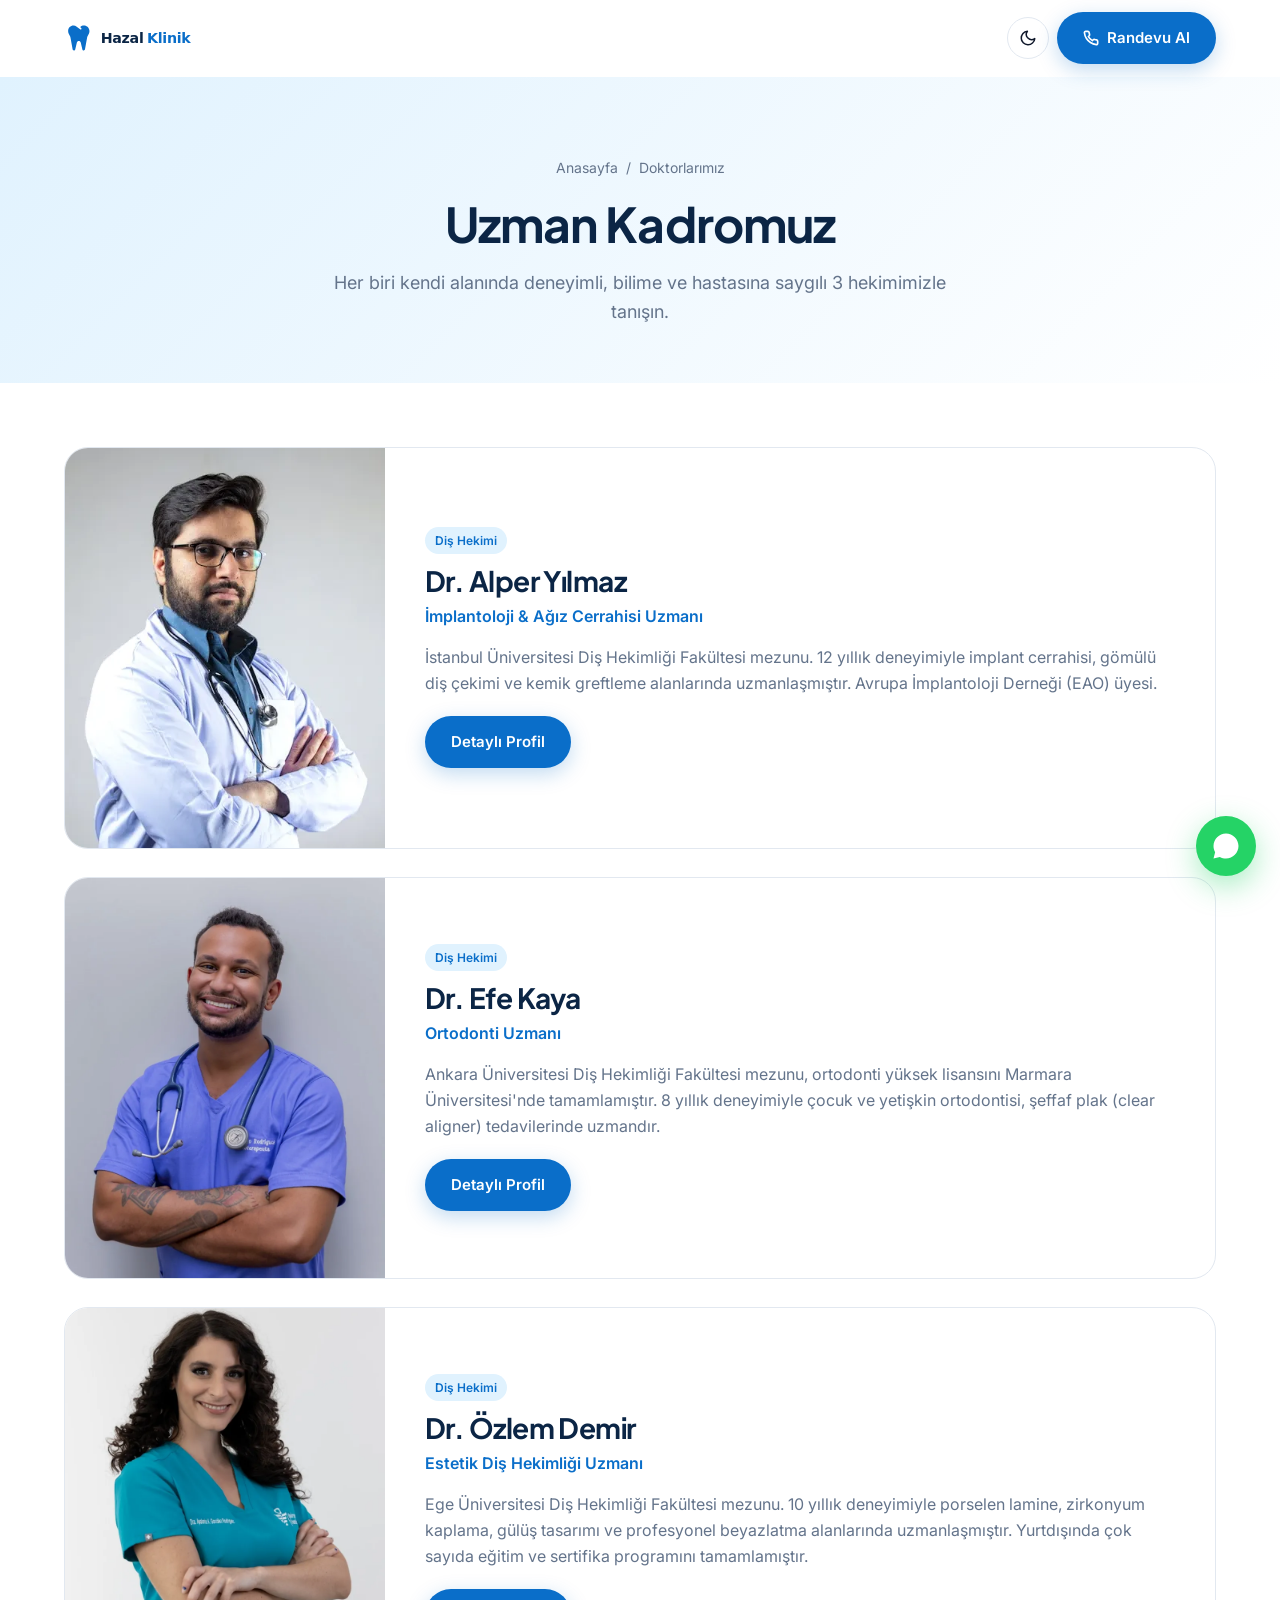
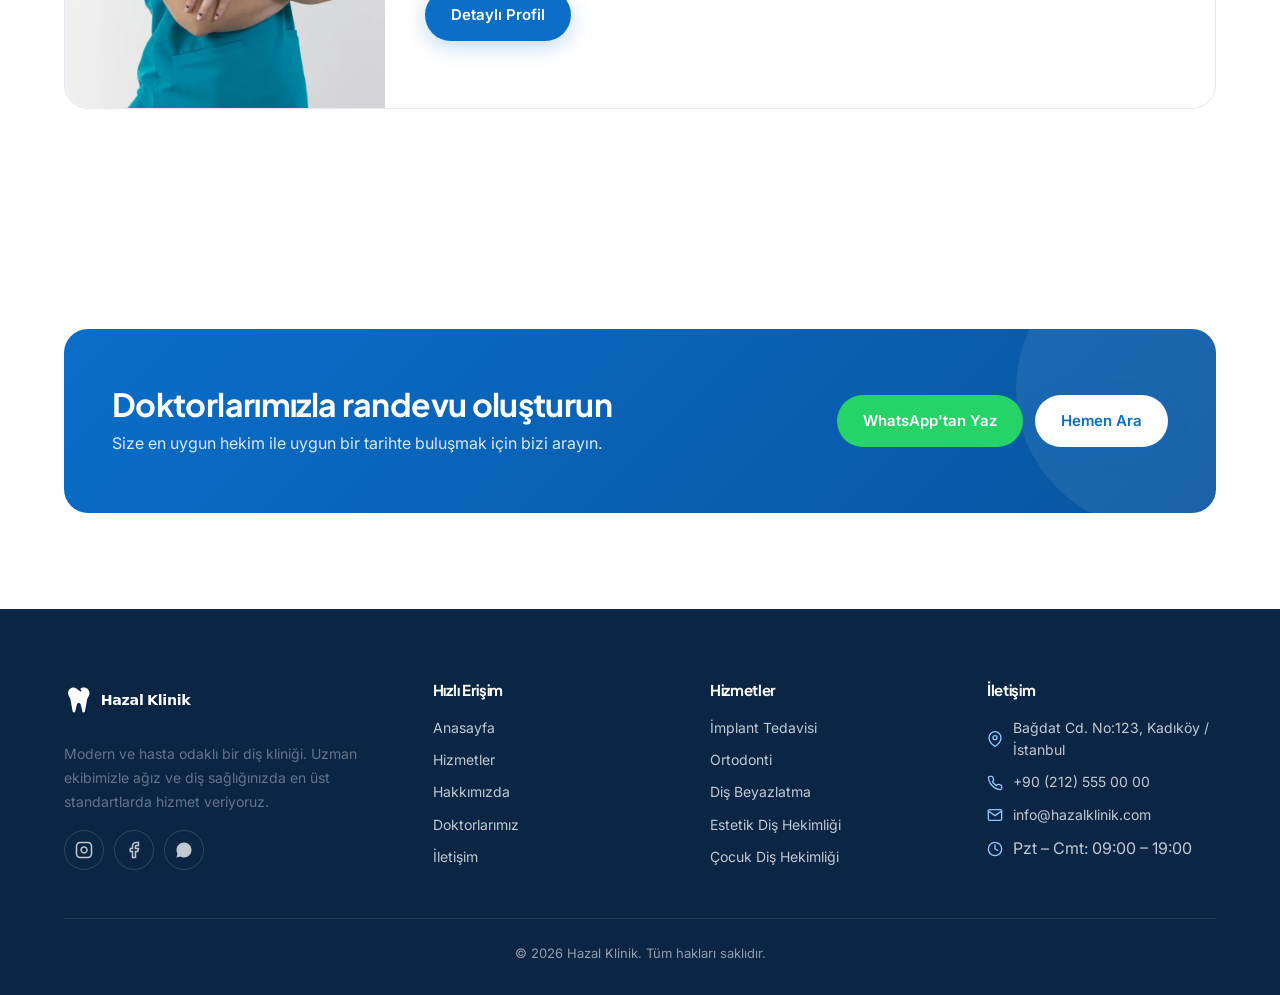
<file: doktorlar.html>
<!DOCTYPE html>
<html lang="tr">
<head>
  <meta charset="UTF-8">
  <meta name="viewport" content="width=device-width, initial-scale=1.0">
  <title>Doktorlarımız — Hazal Klinik</title>
  <meta name="description" content="Hazal Klinik'in uzman ekibi: Dr. Alper Yılmaz (İmplantoloji), Dr. Efe Kaya (Ortodonti), Dr. Özlem Demir (Estetik Diş Hekimliği).">
  <meta name="theme-color" content="#0a6ec9">
  <link rel="icon" type="image/svg+xml" href="assets/images/favicon.svg">
  <link rel="preconnect" href="https://fonts.googleapis.com">
  <link rel="preconnect" href="https://fonts.gstatic.com" crossorigin>
  <link href="https://fonts.googleapis.com/css2?family=Inter:wght@400;500;600&family=Plus+Jakarta+Sans:wght@500;600;700;800&display=swap" rel="stylesheet">
  <link rel="stylesheet" href="css/style.css?v=1779195297">
  <script>
    (function() {
      try {
        var s = localStorage.getItem('theme');
        var t = s || (window.matchMedia && window.matchMedia('(prefers-color-scheme: dark)').matches ? 'dark' : 'light');
        document.documentElement.setAttribute('data-theme', t);
      } catch (_) {}
    })();
  </script>
</head>
<body>

<header class="site-header" id="siteHeader">
  <div class="container nav-wrap">
    <a href="index.html" class="logo" aria-label="Hazal Klinik anasayfa">
      <img class="logo-light" src="assets/images/logo.svg" alt="Hazal Klinik" width="260" height="64">
      <img class="logo-dark" src="assets/images/logo-dark.svg" alt="Hazal Klinik" width="260" height="64">
    </a>
    <div class="nav-cta">
      <button class="theme-toggle" id="themeToggle" type="button" aria-label="Koyu temaya geç" title="Tema değiştir">
        <svg class="icon-moon" viewBox="0 0 24 24" fill="none" stroke="currentColor" stroke-width="2" stroke-linecap="round" stroke-linejoin="round" aria-hidden="true"><path d="M21 12.79A9 9 0 1 1 11.21 3 7 7 0 0 0 21 12.79z"/></svg>
        <svg class="icon-sun" viewBox="0 0 24 24" fill="none" stroke="currentColor" stroke-width="2" stroke-linecap="round" stroke-linejoin="round" aria-hidden="true"><circle cx="12" cy="12" r="4"/><path d="M12 2v2M12 20v2M4.93 4.93l1.41 1.41M17.66 17.66l1.41 1.41M2 12h2M20 12h2M4.93 19.07l1.41-1.41M17.66 6.34l1.41-1.41"/></svg>
      </button>
      <a href="tel:+902125550000" class="btn btn-primary"><svg width="16" height="16" viewBox="0 0 24 24" fill="none" stroke="currentColor" stroke-width="2.5" stroke-linecap="round" stroke-linejoin="round"><path d="M22 16.92v3a2 2 0 0 1-2.18 2 19.79 19.79 0 0 1-8.63-3.07 19.5 19.5 0 0 1-6-6 19.79 19.79 0 0 1-3.07-8.67A2 2 0 0 1 4.11 2h3a2 2 0 0 1 2 1.72 12.84 12.84 0 0 0 .7 2.81 2 2 0 0 1-.45 2.11L8.09 9.91a16 16 0 0 0 6 6l1.27-1.27a2 2 0 0 1 2.11-.45 12.84 12.84 0 0 0 2.81.7A2 2 0 0 1 22 16.92z"/></svg>Randevu Al</a>
      <button class="nav-toggle" id="navToggle" aria-label="Menüyü aç/kapa" aria-expanded="false"><svg class="icon-open" viewBox="0 0 24 24" fill="none" stroke="currentColor" stroke-width="2" stroke-linecap="round" stroke-linejoin="round" aria-hidden="true"><line x1="3" y1="6" x2="21" y2="6"/><line x1="3" y1="12" x2="21" y2="12"/><line x1="3" y1="18" x2="21" y2="18"/></svg><svg class="icon-close" viewBox="0 0 24 24" fill="none" stroke="currentColor" stroke-width="2" stroke-linecap="round" stroke-linejoin="round" aria-hidden="true"><line x1="18" y1="6" x2="6" y2="18"/><line x1="6" y1="6" x2="18" y2="18"/></svg></button>
    </div>
  </div>
</header>

<main>

  <section class="page-header">
    <div class="container">
      <div class="breadcrumb"><a href="index.html">Anasayfa</a><span class="sep">/</span>Doktorlarımız</div>
      <h1>Uzman Kadromuz</h1>
      <p>Her biri kendi alanında deneyimli, bilime ve hastasına saygılı 3 hekimimizle tanışın.</p>
    </div>
  </section>

  <section style="padding-top: 64px;">
    <div class="container">

      <article class="doctor-row reveal">
        <div class="portrait"><picture><source srcset="assets/images/doctors/dr-alper.webp" type="image/webp"><img src="assets/images/doctors/dr-alper.jpg" alt="Dr. Alper Yılmaz" loading="lazy" width="640" height="800"></picture></div>
        <div class="body">
          <span class="tag" style="display:inline-block; padding: 4px 10px; border-radius: 999px; background: var(--c-primary-soft); color: var(--c-primary); font-size: 12px; font-weight: 600; margin-bottom: 10px;">Diş Hekimi</span>
          <h3>Dr. Alper Yılmaz</h3>
          <div class="role">İmplantoloji & Ağız Cerrahisi Uzmanı</div>
          <p>İstanbul Üniversitesi Diş Hekimliği Fakültesi mezunu. 12 yıllık deneyimiyle implant cerrahisi, gömülü diş çekimi ve kemik greftleme alanlarında uzmanlaşmıştır. Avrupa İmplantoloji Derneği (EAO) üyesi.</p>
          <a href="doktor-alper.html" class="btn btn-primary">Detaylı Profil</a>
        </div>
      </article>

      <article class="doctor-row reveal">
        <div class="portrait"><picture><source srcset="assets/images/doctors/dr-efe.webp" type="image/webp"><img src="assets/images/doctors/dr-efe.jpg" alt="Dr. Efe Kaya" loading="lazy" width="640" height="800"></picture></div>
        <div class="body">
          <span class="tag" style="display:inline-block; padding: 4px 10px; border-radius: 999px; background: var(--c-primary-soft); color: var(--c-primary); font-size: 12px; font-weight: 600; margin-bottom: 10px;">Diş Hekimi</span>
          <h3>Dr. Efe Kaya</h3>
          <div class="role">Ortodonti Uzmanı</div>
          <p>Ankara Üniversitesi Diş Hekimliği Fakültesi mezunu, ortodonti yüksek lisansını Marmara Üniversitesi'nde tamamlamıştır. 8 yıllık deneyimiyle çocuk ve yetişkin ortodontisi, şeffaf plak (clear aligner) tedavilerinde uzmandır.</p>
          <a href="doktor-efe.html" class="btn btn-primary">Detaylı Profil</a>
        </div>
      </article>

      <article class="doctor-row reveal">
        <div class="portrait"><picture><source srcset="assets/images/doctors/dr-ozlem.webp" type="image/webp"><img src="assets/images/doctors/dr-ozlem.jpg" alt="Dr. Özlem Demir" loading="lazy" width="640" height="800"></picture></div>
        <div class="body">
          <span class="tag" style="display:inline-block; padding: 4px 10px; border-radius: 999px; background: var(--c-primary-soft); color: var(--c-primary); font-size: 12px; font-weight: 600; margin-bottom: 10px;">Diş Hekimi</span>
          <h3>Dr. Özlem Demir</h3>
          <div class="role">Estetik Diş Hekimliği Uzmanı</div>
          <p>Ege Üniversitesi Diş Hekimliği Fakültesi mezunu. 10 yıllık deneyimiyle porselen lamine, zirkonyum kaplama, gülüş tasarımı ve profesyonel beyazlatma alanlarında uzmanlaşmıştır. Yurtdışında çok sayıda eğitim ve sertifika programını tamamlamıştır.</p>
          <a href="doktor-ozlem.html" class="btn btn-primary">Detaylı Profil</a>
        </div>
      </article>

    </div>
  </section>

  <section>
    <div class="container">
      <div class="cta-banner reveal">
        <div>
          <h2>Doktorlarımızla randevu oluşturun</h2>
          <p>Size en uygun hekim ile uygun bir tarihte buluşmak için bizi arayın.</p>
        </div>
        <div class="ctas">
          <a href="https://wa.me/902125550000?text=Merhaba,%20randevu%20almak%20istiyorum." class="btn btn-whatsapp" target="_blank" rel="noopener">WhatsApp'tan Yaz</a>
          <a href="tel:+902125550000" class="btn btn-primary">Hemen Ara</a>
        </div>
      </div>
    </div>
  </section>

</main>

<footer class="site-footer">
  <div class="container">
    <div class="footer-grid">
      <div>
        <a href="index.html" class="logo">
      <img class="logo-light" src="assets/images/logo.svg" alt="Hazal Klinik" width="260" height="64">
      <img class="logo-dark" src="assets/images/logo-dark.svg" alt="Hazal Klinik" width="260" height="64">
    </a>
        <p class="footer-about">Modern ve hasta odaklı bir diş kliniği. Uzman ekibimizle ağız ve diş sağlığınızda en üst standartlarda hizmet veriyoruz.</p>
        <div class="footer-social">
          <a href="#" aria-label="Instagram"><svg width="18" height="18" viewBox="0 0 24 24" fill="none" stroke="currentColor" stroke-width="2"><rect x="2" y="2" width="20" height="20" rx="5"/><path d="M16 11.37A4 4 0 1 1 12.63 8 4 4 0 0 1 16 11.37zM17.5 6.5h.01"/></svg></a>
          <a href="#" aria-label="Facebook"><svg width="18" height="18" viewBox="0 0 24 24" fill="none" stroke="currentColor" stroke-width="2"><path d="M18 2h-3a5 5 0 0 0-5 5v3H7v4h3v8h4v-8h3l1-4h-4V7a1 1 0 0 1 1-1h3z"/></svg></a>
          <a href="#" aria-label="WhatsApp"><svg width="18" height="18" viewBox="0 0 24 24" fill="currentColor"><path d="M17.5 14.4c-.3-.2-1.8-.9-2-1-.3-.1-.5-.2-.7.2-.2.3-.8 1-.9 1.2-.2.2-.3.2-.6.1-.3-.2-1.3-.5-2.5-1.5-.9-.8-1.5-1.8-1.7-2.1-.2-.3 0-.5.1-.6.1-.1.3-.4.4-.5.1-.2.2-.3.3-.5.1-.2 0-.4 0-.5-.1-.2-.7-1.6-.9-2.2-.2-.6-.5-.5-.7-.5h-.6c-.2 0-.5.1-.8.4-.3.3-1 1-1 2.4 0 1.4 1 2.8 1.2 3 .1.2 2 3.1 4.9 4.3 2.9 1.2 2.9.8 3.4.7.5-.1 1.8-.7 2-1.4.2-.7.2-1.3.2-1.4-.1-.2-.3-.2-.6-.4zM12 2C6.5 2 2 6.5 2 12c0 1.8.5 3.5 1.3 5L2 22l5.1-1.3c1.5.8 3.2 1.3 4.9 1.3 5.5 0 10-4.5 10-10S17.5 2 12 2z"/></svg></a>
        </div>
      </div>
      <div class="footer-col"><h4>Hızlı Erişim</h4><ul><li><a href="index.html">Anasayfa</a></li><li><a href="hizmetler.html">Hizmetler</a></li><li><a href="hakkimizda.html">Hakkımızda</a></li><li><a href="doktorlar.html">Doktorlarımız</a></li><li><a href="iletisim.html">İletişim</a></li></ul></div>
      <div class="footer-col"><h4>Hizmetler</h4><ul><li><a href="hizmetler.html">İmplant Tedavisi</a></li><li><a href="hizmetler.html">Ortodonti</a></li><li><a href="hizmetler.html">Diş Beyazlatma</a></li><li><a href="hizmetler.html">Estetik Diş Hekimliği</a></li><li><a href="hizmetler.html">Çocuk Diş Hekimliği</a></li></ul></div>
      <div class="footer-col"><h4>İletişim</h4><ul>
        <li><svg class="ico" width="16" height="16" viewBox="0 0 24 24" fill="none" stroke="currentColor" stroke-width="2" stroke-linecap="round" stroke-linejoin="round"><path d="M21 10c0 7-9 13-9 13s-9-6-9-13a9 9 0 0 1 18 0z"/><circle cx="12" cy="10" r="3"/></svg><a href="iletisim.html">Bağdat Cd. No:123, Kadıköy / İstanbul</a></li>
        <li><svg class="ico" width="16" height="16" viewBox="0 0 24 24" fill="none" stroke="currentColor" stroke-width="2" stroke-linecap="round" stroke-linejoin="round"><path d="M22 16.92v3a2 2 0 0 1-2.18 2 19.79 19.79 0 0 1-8.63-3.07 19.5 19.5 0 0 1-6-6 19.79 19.79 0 0 1-3.07-8.67A2 2 0 0 1 4.11 2h3a2 2 0 0 1 2 1.72c.13.96.37 1.9.7 2.81a2 2 0 0 1-.45 2.11L8.09 9.91a16 16 0 0 0 6 6l1.27-1.27a2 2 0 0 1 2.11-.45c.91.33 1.85.57 2.81.7A2 2 0 0 1 22 16.92z"/></svg><a href="tel:+902125550000">+90 (212) 555 00 00</a></li>
        <li><svg class="ico" width="16" height="16" viewBox="0 0 24 24" fill="none" stroke="currentColor" stroke-width="2" stroke-linecap="round" stroke-linejoin="round"><path d="M4 4h16c1.1 0 2 .9 2 2v12c0 1.1-.9 2-2 2H4c-1.1 0-2-.9-2-2V6c0-1.1.9-2 2-2z"/><polyline points="22,6 12,13 2,6"/></svg><a href="mailto:info@hazalklinik.com">info@hazalklinik.com</a></li>
        <li><svg class="ico" width="16" height="16" viewBox="0 0 24 24" fill="none" stroke="currentColor" stroke-width="2" stroke-linecap="round" stroke-linejoin="round"><circle cx="12" cy="12" r="10"/><polyline points="12 6 12 12 16 14"/></svg><span>Pzt – Cmt: 09:00 – 19:00</span></li>
      </ul></div>
    </div>
    <div class="footer-bottom">© <span id="year">2026</span> Hazal Klinik. Tüm hakları saklıdır.</div>
  </div>
</footer>

<a href="https://wa.me/902125550000?text=Merhaba,%20randevu%20almak%20istiyorum." class="float-wa" target="_blank" rel="noopener" aria-label="WhatsApp'tan iletişim">
  <svg viewBox="0 0 24 24" fill="currentColor"><path d="M17.5 14.4c-.3-.2-1.8-.9-2-1-.3-.1-.5-.2-.7.2-.2.3-.8 1-.9 1.2-.2.2-.3.2-.6.1-.3-.2-1.3-.5-2.5-1.5-.9-.8-1.5-1.8-1.7-2.1-.2-.3 0-.5.1-.6.1-.1.3-.4.4-.5.1-.2.2-.3.3-.5.1-.2 0-.4 0-.5-.1-.2-.7-1.6-.9-2.2-.2-.6-.5-.5-.7-.5h-.6c-.2 0-.5.1-.8.4-.3.3-1 1-1 2.4 0 1.4 1 2.8 1.2 3 .1.2 2 3.1 4.9 4.3 2.9 1.2 2.9.8 3.4.7.5-.1 1.8-.7 2-1.4.2-.7.2-1.3.2-1.4-.1-.2-.3-.2-.6-.4zM12 2C6.5 2 2 6.5 2 12c0 1.8.5 3.5 1.3 5L2 22l5.1-1.3c1.5.8 3.2 1.3 4.9 1.3 5.5 0 10-4.5 10-10S17.5 2 12 2z"/></svg>
</a>
<!-- Mobile menu (outside header to escape sticky/blur stacking context) -->
<div class="mobile-menu" id="mobileMenu" role="dialog" aria-modal="true" aria-label="Ana menü" hidden>
  <button class="mobile-menu-close" id="mobileMenuClose" type="button" aria-label="Menüyü kapat">
    <svg viewBox="0 0 24 24" fill="none" stroke="currentColor" stroke-width="2" stroke-linecap="round" stroke-linejoin="round" aria-hidden="true"><line x1="18" y1="6" x2="6" y2="18"/><line x1="6" y1="6" x2="18" y2="18"/></svg>
  </button>
  <nav class="mobile-menu-nav" aria-label="Mobil menü">
    <ul>
      <li><a href="index.html">Anasayfa</a></li>
      <li><a href="hizmetler.html">Hizmetler</a></li>
      <li><a href="hakkimizda.html">Hakkımızda</a></li>
      <li><a href="doktorlar.html" class="active">Doktorlarımız</a></li>
      <li><a href="iletisim.html">İletişim</a></li>
    </ul>
    <div class="mobile-menu-ctas">
      <a href="tel:+902125550000" class="btn btn-primary">Randevu Al</a>
      <a href="https://wa.me/902125550000?text=Merhaba,%20randevu%20almak%20istiyorum." class="btn btn-whatsapp" target="_blank" rel="noopener">WhatsApp'tan Yaz</a>
    </div>

<script src="js/main.js?v=1779195297"></script>
  </nav>
</div>

</body>
</html>
</file>
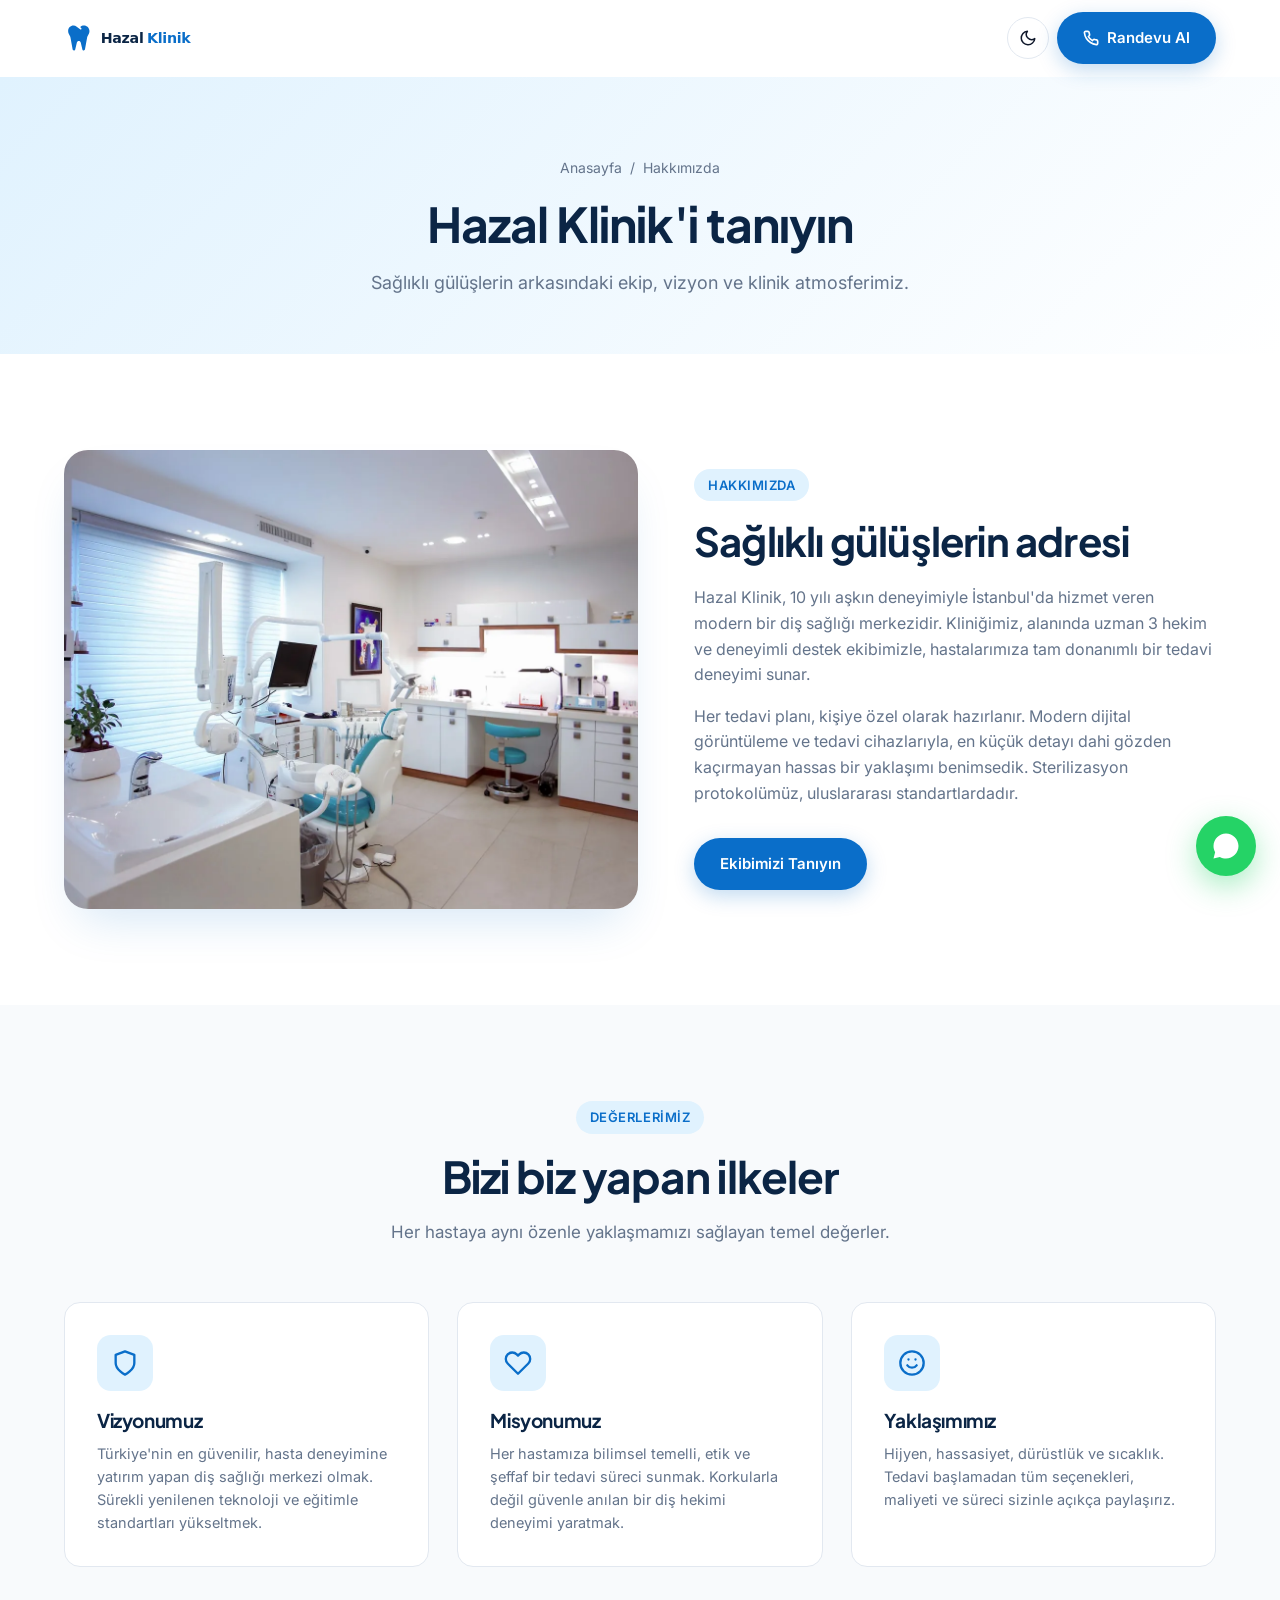
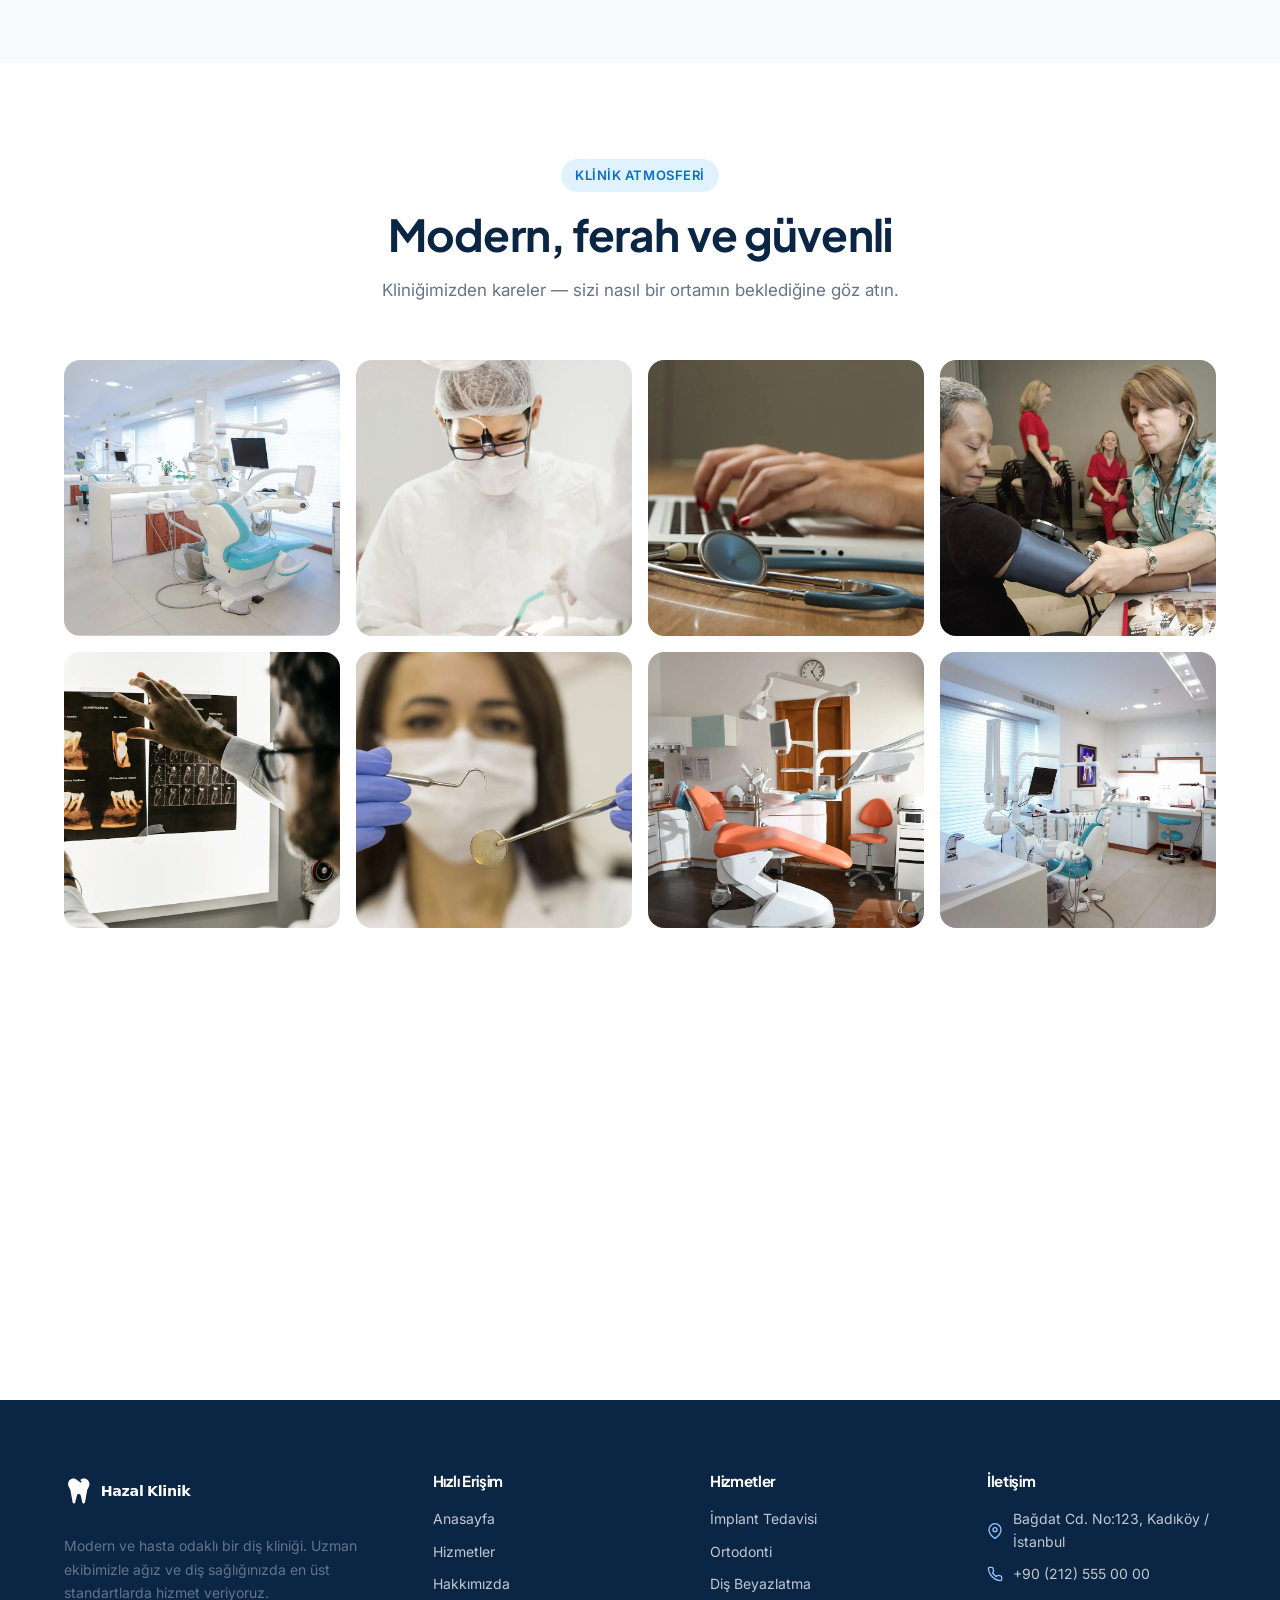
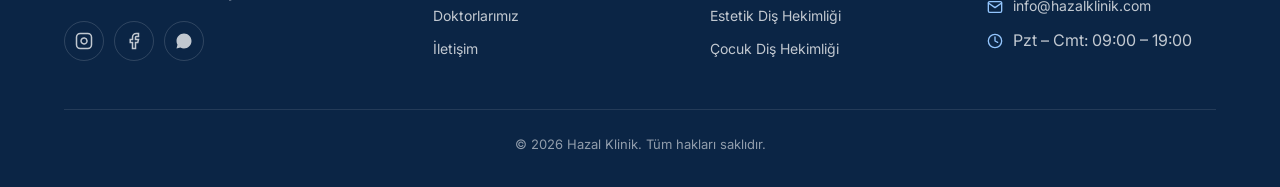
<file: hakkimizda.html>
<!DOCTYPE html>
<html lang="tr">
<head>
  <meta charset="UTF-8">
  <meta name="viewport" content="width=device-width, initial-scale=1.0">
  <title>Hakkımızda — Hazal Klinik</title>
  <meta name="description" content="Hazal Klinik — modern, hijyenik ve hasta odaklı bir diş kliniği. Vizyonumuz, misyonumuz ve klinik ortamımızı keşfedin.">
  <meta name="theme-color" content="#0a6ec9">
  <link rel="icon" type="image/svg+xml" href="assets/images/favicon.svg">
  <link rel="preconnect" href="https://fonts.googleapis.com">
  <link rel="preconnect" href="https://fonts.gstatic.com" crossorigin>
  <link href="https://fonts.googleapis.com/css2?family=Inter:wght@400;500;600&family=Plus+Jakarta+Sans:wght@500;600;700;800&display=swap" rel="stylesheet">
  <link rel="stylesheet" href="css/style.css?v=1779195297">
  <script>
    (function() {
      try {
        var s = localStorage.getItem('theme');
        var t = s || (window.matchMedia && window.matchMedia('(prefers-color-scheme: dark)').matches ? 'dark' : 'light');
        document.documentElement.setAttribute('data-theme', t);
      } catch (_) {}
    })();
  </script>
</head>
<body>

<header class="site-header" id="siteHeader">
  <div class="container nav-wrap">
    <a href="index.html" class="logo" aria-label="Hazal Klinik anasayfa">
      <img class="logo-light" src="assets/images/logo.svg" alt="Hazal Klinik" width="260" height="64">
      <img class="logo-dark" src="assets/images/logo-dark.svg" alt="Hazal Klinik" width="260" height="64">
    </a>
    <div class="nav-cta">
      <button class="theme-toggle" id="themeToggle" type="button" aria-label="Koyu temaya geç" title="Tema değiştir">
        <svg class="icon-moon" viewBox="0 0 24 24" fill="none" stroke="currentColor" stroke-width="2" stroke-linecap="round" stroke-linejoin="round" aria-hidden="true"><path d="M21 12.79A9 9 0 1 1 11.21 3 7 7 0 0 0 21 12.79z"/></svg>
        <svg class="icon-sun" viewBox="0 0 24 24" fill="none" stroke="currentColor" stroke-width="2" stroke-linecap="round" stroke-linejoin="round" aria-hidden="true"><circle cx="12" cy="12" r="4"/><path d="M12 2v2M12 20v2M4.93 4.93l1.41 1.41M17.66 17.66l1.41 1.41M2 12h2M20 12h2M4.93 19.07l1.41-1.41M17.66 6.34l1.41-1.41"/></svg>
      </button>
      <a href="tel:+902125550000" class="btn btn-primary"><svg width="16" height="16" viewBox="0 0 24 24" fill="none" stroke="currentColor" stroke-width="2.5" stroke-linecap="round" stroke-linejoin="round"><path d="M22 16.92v3a2 2 0 0 1-2.18 2 19.79 19.79 0 0 1-8.63-3.07 19.5 19.5 0 0 1-6-6 19.79 19.79 0 0 1-3.07-8.67A2 2 0 0 1 4.11 2h3a2 2 0 0 1 2 1.72 12.84 12.84 0 0 0 .7 2.81 2 2 0 0 1-.45 2.11L8.09 9.91a16 16 0 0 0 6 6l1.27-1.27a2 2 0 0 1 2.11-.45 12.84 12.84 0 0 0 2.81.7A2 2 0 0 1 22 16.92z"/></svg>Randevu Al</a>
      <button class="nav-toggle" id="navToggle" aria-label="Menüyü aç/kapa" aria-expanded="false"><svg class="icon-open" viewBox="0 0 24 24" fill="none" stroke="currentColor" stroke-width="2" stroke-linecap="round" stroke-linejoin="round" aria-hidden="true"><line x1="3" y1="6" x2="21" y2="6"/><line x1="3" y1="12" x2="21" y2="12"/><line x1="3" y1="18" x2="21" y2="18"/></svg><svg class="icon-close" viewBox="0 0 24 24" fill="none" stroke="currentColor" stroke-width="2" stroke-linecap="round" stroke-linejoin="round" aria-hidden="true"><line x1="18" y1="6" x2="6" y2="18"/><line x1="6" y1="6" x2="18" y2="18"/></svg></button>
    </div>
  </div>
</header>

<main>

  <section class="page-header">
    <div class="container">
      <div class="breadcrumb"><a href="index.html">Anasayfa</a><span class="sep">/</span>Hakkımızda</div>
      <h1>Hazal Klinik'i tanıyın</h1>
      <p>Sağlıklı gülüşlerin arkasındaki ekip, vizyon ve klinik atmosferimiz.</p>
    </div>
  </section>

  <section>
    <div class="container">
      <div class="about-intro">
        <div class="img reveal">
          <picture>
            <source srcset="assets/images/clinic/clinic-1.webp" type="image/webp">
            <img src="assets/images/clinic/clinic-1.jpg" alt="Hazal Klinik genel görünüm" loading="lazy" width="700" height="560">
          </picture>
        </div>
        <div class="reveal">
          <span class="eyebrow" style="display:inline-block; padding: 6px 14px; border-radius: 999px; background: var(--c-primary-soft); color: var(--c-primary); font-weight: 600; font-size: 13px; letter-spacing: .04em; text-transform: uppercase; margin-bottom: 16px;">Hakkımızda</span>
          <h2>Sağlıklı gülüşlerin adresi</h2>
          <p>Hazal Klinik, 10 yılı aşkın deneyimiyle İstanbul'da hizmet veren modern bir diş sağlığı merkezidir. Kliniğimiz, alanında uzman 3 hekim ve deneyimli destek ekibimizle, hastalarımıza tam donanımlı bir tedavi deneyimi sunar.</p>
          <p>Her tedavi planı, kişiye özel olarak hazırlanır. Modern dijital görüntüleme ve tedavi cihazlarıyla, en küçük detayı dahi gözden kaçırmayan hassas bir yaklaşımı benimsedik. Sterilizasyon protokolümüz, uluslararası standartlardadır.</p>
          <a href="doktorlar.html" class="btn btn-primary" style="margin-top: 16px;">Ekibimizi Tanıyın</a>
        </div>
      </div>
    </div>
  </section>

  <section style="background: var(--c-bg-alt);">
    <div class="container">
      <div class="section-head">
        <span class="eyebrow">Değerlerimiz</span>
        <h2>Bizi biz yapan ilkeler</h2>
        <p>Her hastaya aynı özenle yaklaşmamızı sağlayan temel değerler.</p>
      </div>
      <div class="pillars-grid">
        <div class="pillar reveal">
          <div class="icon"><svg width="28" height="28" viewBox="0 0 24 24" fill="none" stroke="currentColor" stroke-width="2" stroke-linecap="round" stroke-linejoin="round"><path d="M12 22s8-4 8-10V5l-8-3-8 3v7c0 6 8 10 8 10z"/></svg></div>
          <h3>Vizyonumuz</h3>
          <p>Türkiye'nin en güvenilir, hasta deneyimine yatırım yapan diş sağlığı merkezi olmak. Sürekli yenilenen teknoloji ve eğitimle standartları yükseltmek.</p>
        </div>
        <div class="pillar reveal">
          <div class="icon"><svg width="28" height="28" viewBox="0 0 24 24" fill="none" stroke="currentColor" stroke-width="2" stroke-linecap="round" stroke-linejoin="round"><path d="M20.84 4.61a5.5 5.5 0 0 0-7.78 0L12 5.67l-1.06-1.06a5.5 5.5 0 0 0-7.78 7.78L12 21.23l8.84-8.84a5.5 5.5 0 0 0 0-7.78z"/></svg></div>
          <h3>Misyonumuz</h3>
          <p>Her hastamıza bilimsel temelli, etik ve şeffaf bir tedavi süreci sunmak. Korkularla değil güvenle anılan bir diş hekimi deneyimi yaratmak.</p>
        </div>
        <div class="pillar reveal">
          <div class="icon"><svg width="28" height="28" viewBox="0 0 24 24" fill="none" stroke="currentColor" stroke-width="2" stroke-linecap="round" stroke-linejoin="round"><circle cx="12" cy="12" r="10"/><path d="M8 14s1.5 2 4 2 4-2 4-2M9 9h.01M15 9h.01"/></svg></div>
          <h3>Yaklaşımımız</h3>
          <p>Hijyen, hassasiyet, dürüstlük ve sıcaklık. Tedavi başlamadan tüm seçenekleri, maliyeti ve süreci sizinle açıkça paylaşırız.</p>
        </div>
      </div>
    </div>
  </section>

  <section>
    <div class="container">
      <div class="section-head">
        <span class="eyebrow">Klinik Atmosferi</span>
        <h2>Modern, ferah ve güvenli</h2>
        <p>Kliniğimizden kareler — sizi nasıl bir ortamın beklediğine göz atın.</p>
      </div>
      <div class="gallery-grid">
        <div class="item reveal"><picture><source srcset="assets/images/gallery/gallery-1.webp" type="image/webp"><img src="assets/images/gallery/gallery-1.jpg" alt="Klinik içi 1" loading="lazy" width="500" height="500"></picture></div>
        <div class="item reveal"><picture><source srcset="assets/images/gallery/gallery-2.webp" type="image/webp"><img src="assets/images/gallery/gallery-2.jpg" alt="Klinik içi 2" loading="lazy" width="500" height="500"></picture></div>
        <div class="item reveal"><picture><source srcset="assets/images/gallery/gallery-3.webp" type="image/webp"><img src="assets/images/gallery/gallery-3.jpg" alt="Klinik içi 3" loading="lazy" width="500" height="500"></picture></div>
        <div class="item reveal"><picture><source srcset="assets/images/gallery/gallery-4.webp" type="image/webp"><img src="assets/images/gallery/gallery-4.jpg" alt="Klinik içi 4" loading="lazy" width="500" height="500"></picture></div>
        <div class="item reveal"><picture><source srcset="assets/images/clinic/clinic-2.webp" type="image/webp"><img src="assets/images/clinic/clinic-2.jpg" alt="Klinik içi 5" loading="lazy" width="500" height="500"></picture></div>
        <div class="item reveal"><picture><source srcset="assets/images/clinic/clinic-3.webp" type="image/webp"><img src="assets/images/clinic/clinic-3.jpg" alt="Klinik içi 6" loading="lazy" width="500" height="500"></picture></div>
        <div class="item reveal"><picture><source srcset="assets/images/clinic/clinic-4.webp" type="image/webp"><img src="assets/images/clinic/clinic-4.jpg" alt="Klinik içi 7" loading="lazy" width="500" height="500"></picture></div>
        <div class="item reveal"><picture><source srcset="assets/images/hero/hero-main.webp" type="image/webp"><img src="assets/images/hero/hero-main.jpg" alt="Klinik içi 8" loading="lazy" width="500" height="500"></picture></div>
      </div>
    </div>
  </section>

  <section>
    <div class="container">
      <div class="cta-banner reveal">
        <div>
          <h2>Bizimle tanışmaya hazır mısınız?</h2>
          <p>İlk muayene için randevu oluşturun, kliniğimizi yakından görün.</p>
        </div>
        <div class="ctas">
          <a href="https://wa.me/902125550000?text=Merhaba,%20randevu%20almak%20istiyorum." class="btn btn-whatsapp" target="_blank" rel="noopener">WhatsApp'tan Yaz</a>
          <a href="iletisim.html" class="btn btn-primary">İletişim</a>
        </div>
      </div>
    </div>
  </section>

</main>

<footer class="site-footer">
  <div class="container">
    <div class="footer-grid">
      <div>
        <a href="index.html" class="logo">
      <img class="logo-light" src="assets/images/logo.svg" alt="Hazal Klinik" width="260" height="64">
      <img class="logo-dark" src="assets/images/logo-dark.svg" alt="Hazal Klinik" width="260" height="64">
    </a>
        <p class="footer-about">Modern ve hasta odaklı bir diş kliniği. Uzman ekibimizle ağız ve diş sağlığınızda en üst standartlarda hizmet veriyoruz.</p>
        <div class="footer-social">
          <a href="#" aria-label="Instagram"><svg width="18" height="18" viewBox="0 0 24 24" fill="none" stroke="currentColor" stroke-width="2"><rect x="2" y="2" width="20" height="20" rx="5"/><path d="M16 11.37A4 4 0 1 1 12.63 8 4 4 0 0 1 16 11.37zM17.5 6.5h.01"/></svg></a>
          <a href="#" aria-label="Facebook"><svg width="18" height="18" viewBox="0 0 24 24" fill="none" stroke="currentColor" stroke-width="2"><path d="M18 2h-3a5 5 0 0 0-5 5v3H7v4h3v8h4v-8h3l1-4h-4V7a1 1 0 0 1 1-1h3z"/></svg></a>
          <a href="#" aria-label="WhatsApp"><svg width="18" height="18" viewBox="0 0 24 24" fill="currentColor"><path d="M17.5 14.4c-.3-.2-1.8-.9-2-1-.3-.1-.5-.2-.7.2-.2.3-.8 1-.9 1.2-.2.2-.3.2-.6.1-.3-.2-1.3-.5-2.5-1.5-.9-.8-1.5-1.8-1.7-2.1-.2-.3 0-.5.1-.6.1-.1.3-.4.4-.5.1-.2.2-.3.3-.5.1-.2 0-.4 0-.5-.1-.2-.7-1.6-.9-2.2-.2-.6-.5-.5-.7-.5h-.6c-.2 0-.5.1-.8.4-.3.3-1 1-1 2.4 0 1.4 1 2.8 1.2 3 .1.2 2 3.1 4.9 4.3 2.9 1.2 2.9.8 3.4.7.5-.1 1.8-.7 2-1.4.2-.7.2-1.3.2-1.4-.1-.2-.3-.2-.6-.4zM12 2C6.5 2 2 6.5 2 12c0 1.8.5 3.5 1.3 5L2 22l5.1-1.3c1.5.8 3.2 1.3 4.9 1.3 5.5 0 10-4.5 10-10S17.5 2 12 2z"/></svg></a>
        </div>
      </div>
      <div class="footer-col"><h4>Hızlı Erişim</h4><ul><li><a href="index.html">Anasayfa</a></li><li><a href="hizmetler.html">Hizmetler</a></li><li><a href="hakkimizda.html">Hakkımızda</a></li><li><a href="doktorlar.html">Doktorlarımız</a></li><li><a href="iletisim.html">İletişim</a></li></ul></div>
      <div class="footer-col"><h4>Hizmetler</h4><ul><li><a href="hizmetler.html">İmplant Tedavisi</a></li><li><a href="hizmetler.html">Ortodonti</a></li><li><a href="hizmetler.html">Diş Beyazlatma</a></li><li><a href="hizmetler.html">Estetik Diş Hekimliği</a></li><li><a href="hizmetler.html">Çocuk Diş Hekimliği</a></li></ul></div>
      <div class="footer-col"><h4>İletişim</h4><ul>
        <li><svg class="ico" width="16" height="16" viewBox="0 0 24 24" fill="none" stroke="currentColor" stroke-width="2" stroke-linecap="round" stroke-linejoin="round"><path d="M21 10c0 7-9 13-9 13s-9-6-9-13a9 9 0 0 1 18 0z"/><circle cx="12" cy="10" r="3"/></svg><a href="iletisim.html">Bağdat Cd. No:123, Kadıköy / İstanbul</a></li>
        <li><svg class="ico" width="16" height="16" viewBox="0 0 24 24" fill="none" stroke="currentColor" stroke-width="2" stroke-linecap="round" stroke-linejoin="round"><path d="M22 16.92v3a2 2 0 0 1-2.18 2 19.79 19.79 0 0 1-8.63-3.07 19.5 19.5 0 0 1-6-6 19.79 19.79 0 0 1-3.07-8.67A2 2 0 0 1 4.11 2h3a2 2 0 0 1 2 1.72c.13.96.37 1.9.7 2.81a2 2 0 0 1-.45 2.11L8.09 9.91a16 16 0 0 0 6 6l1.27-1.27a2 2 0 0 1 2.11-.45c.91.33 1.85.57 2.81.7A2 2 0 0 1 22 16.92z"/></svg><a href="tel:+902125550000">+90 (212) 555 00 00</a></li>
        <li><svg class="ico" width="16" height="16" viewBox="0 0 24 24" fill="none" stroke="currentColor" stroke-width="2" stroke-linecap="round" stroke-linejoin="round"><path d="M4 4h16c1.1 0 2 .9 2 2v12c0 1.1-.9 2-2 2H4c-1.1 0-2-.9-2-2V6c0-1.1.9-2 2-2z"/><polyline points="22,6 12,13 2,6"/></svg><a href="mailto:info@hazalklinik.com">info@hazalklinik.com</a></li>
        <li><svg class="ico" width="16" height="16" viewBox="0 0 24 24" fill="none" stroke="currentColor" stroke-width="2" stroke-linecap="round" stroke-linejoin="round"><circle cx="12" cy="12" r="10"/><polyline points="12 6 12 12 16 14"/></svg><span>Pzt – Cmt: 09:00 – 19:00</span></li>
      </ul></div>
    </div>
    <div class="footer-bottom">© <span id="year">2026</span> Hazal Klinik. Tüm hakları saklıdır.</div>
  </div>
</footer>

<a href="https://wa.me/902125550000?text=Merhaba,%20randevu%20almak%20istiyorum." class="float-wa" target="_blank" rel="noopener" aria-label="WhatsApp'tan iletişim">
  <svg viewBox="0 0 24 24" fill="currentColor"><path d="M17.5 14.4c-.3-.2-1.8-.9-2-1-.3-.1-.5-.2-.7.2-.2.3-.8 1-.9 1.2-.2.2-.3.2-.6.1-.3-.2-1.3-.5-2.5-1.5-.9-.8-1.5-1.8-1.7-2.1-.2-.3 0-.5.1-.6.1-.1.3-.4.4-.5.1-.2.2-.3.3-.5.1-.2 0-.4 0-.5-.1-.2-.7-1.6-.9-2.2-.2-.6-.5-.5-.7-.5h-.6c-.2 0-.5.1-.8.4-.3.3-1 1-1 2.4 0 1.4 1 2.8 1.2 3 .1.2 2 3.1 4.9 4.3 2.9 1.2 2.9.8 3.4.7.5-.1 1.8-.7 2-1.4.2-.7.2-1.3.2-1.4-.1-.2-.3-.2-.6-.4zM12 2C6.5 2 2 6.5 2 12c0 1.8.5 3.5 1.3 5L2 22l5.1-1.3c1.5.8 3.2 1.3 4.9 1.3 5.5 0 10-4.5 10-10S17.5 2 12 2z"/></svg>
</a>
<!-- Mobile menu (outside header to escape sticky/blur stacking context) -->
<div class="mobile-menu" id="mobileMenu" role="dialog" aria-modal="true" aria-label="Ana menü" hidden>
  <button class="mobile-menu-close" id="mobileMenuClose" type="button" aria-label="Menüyü kapat">
    <svg viewBox="0 0 24 24" fill="none" stroke="currentColor" stroke-width="2" stroke-linecap="round" stroke-linejoin="round" aria-hidden="true"><line x1="18" y1="6" x2="6" y2="18"/><line x1="6" y1="6" x2="18" y2="18"/></svg>
  </button>
  <nav class="mobile-menu-nav" aria-label="Mobil menü">
    <ul>
      <li><a href="index.html">Anasayfa</a></li>
      <li><a href="hizmetler.html">Hizmetler</a></li>
      <li><a href="hakkimizda.html" class="active">Hakkımızda</a></li>
      <li><a href="doktorlar.html">Doktorlarımız</a></li>
      <li><a href="iletisim.html">İletişim</a></li>
    </ul>
    <div class="mobile-menu-ctas">
      <a href="tel:+902125550000" class="btn btn-primary">Randevu Al</a>
      <a href="https://wa.me/902125550000?text=Merhaba,%20randevu%20almak%20istiyorum." class="btn btn-whatsapp" target="_blank" rel="noopener">WhatsApp'tan Yaz</a>
    </div>

<script src="js/main.js?v=1779195297"></script>
  </nav>
</div>

</body>
</html>
</file>
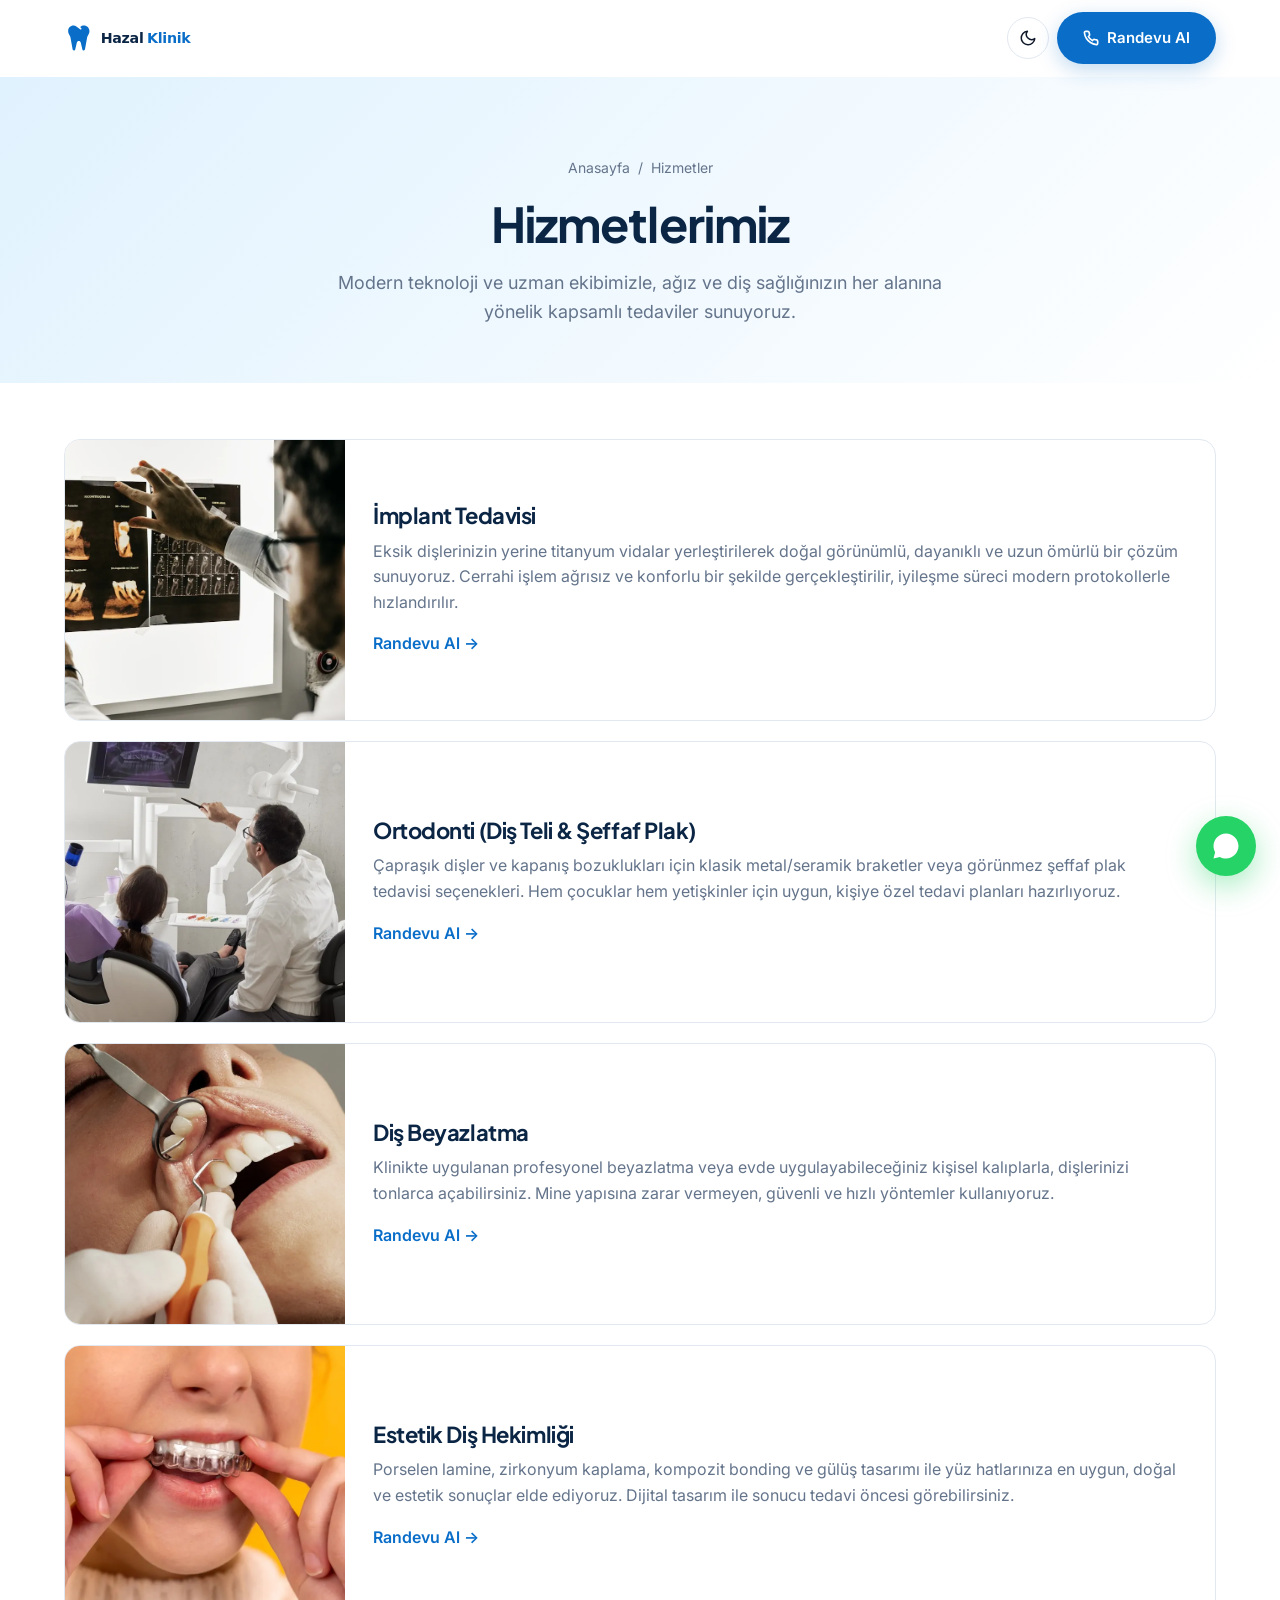
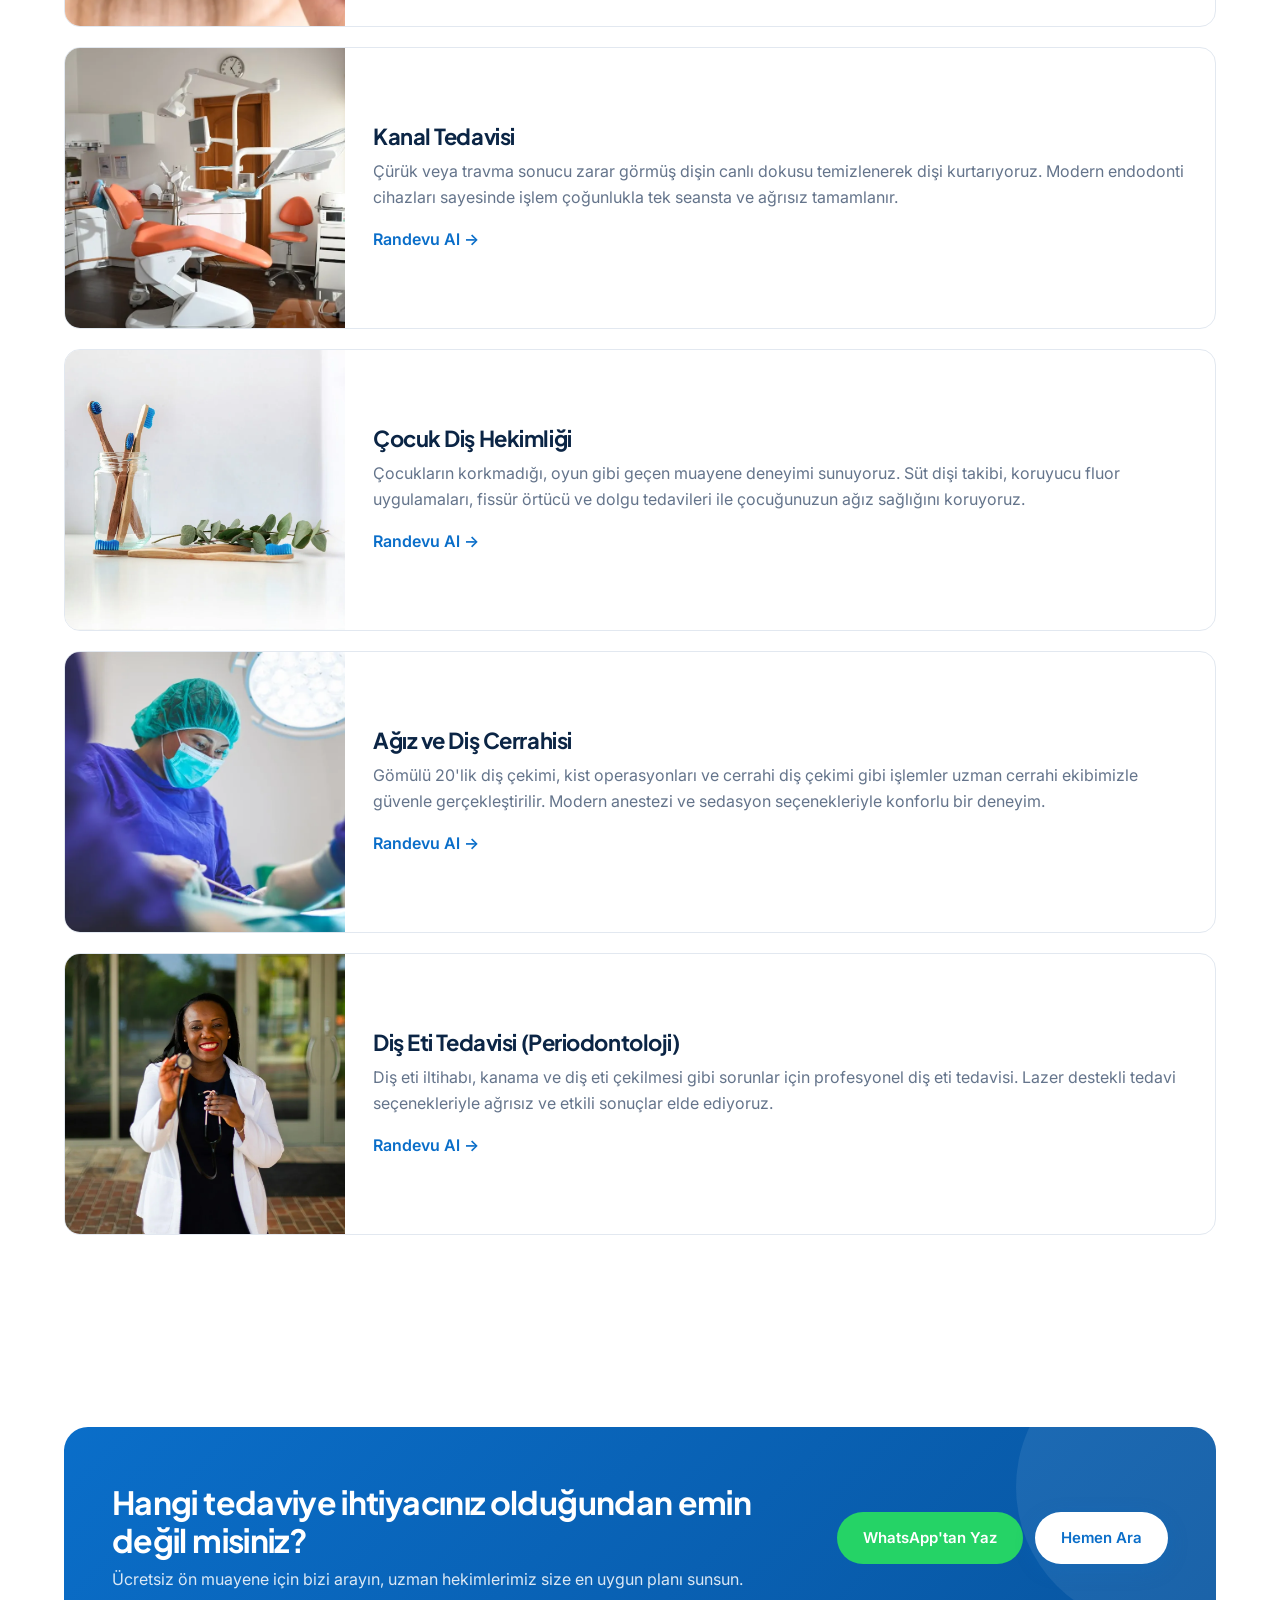
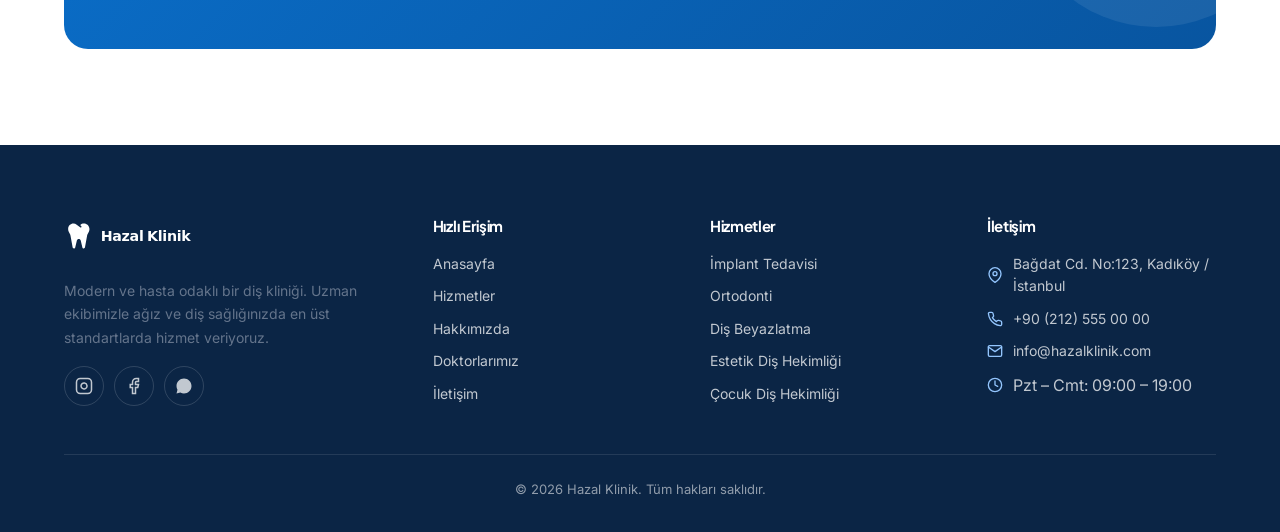
<file: hizmetler.html>
<!DOCTYPE html>
<html lang="tr">
<head>
  <meta charset="UTF-8">
  <meta name="viewport" content="width=device-width, initial-scale=1.0">
  <title>Hizmetlerimiz — Hazal Klinik</title>
  <meta name="description" content="İmplant, ortodonti, diş beyazlatma, estetik diş hekimliği, çocuk diş hekimliği ve daha fazlası — Hazal Klinik'in tüm tedavi hizmetleri.">
  <meta name="theme-color" content="#0a6ec9">
  <link rel="icon" type="image/svg+xml" href="assets/images/favicon.svg">
  <link rel="preconnect" href="https://fonts.googleapis.com">
  <link rel="preconnect" href="https://fonts.gstatic.com" crossorigin>
  <link href="https://fonts.googleapis.com/css2?family=Inter:wght@400;500;600&family=Plus+Jakarta+Sans:wght@500;600;700;800&display=swap" rel="stylesheet">
  <link rel="stylesheet" href="css/style.css?v=1779195297">
  <script>
    (function() {
      try {
        var s = localStorage.getItem('theme');
        var t = s || (window.matchMedia && window.matchMedia('(prefers-color-scheme: dark)').matches ? 'dark' : 'light');
        document.documentElement.setAttribute('data-theme', t);
      } catch (_) {}
    })();
  </script>
</head>
<body>

<header class="site-header" id="siteHeader">
  <div class="container nav-wrap">
    <a href="index.html" class="logo" aria-label="Hazal Klinik anasayfa">
      <img class="logo-light" src="assets/images/logo.svg" alt="Hazal Klinik" width="260" height="64">
      <img class="logo-dark" src="assets/images/logo-dark.svg" alt="Hazal Klinik" width="260" height="64">
    </a>
    <div class="nav-cta">
      <button class="theme-toggle" id="themeToggle" type="button" aria-label="Koyu temaya geç" title="Tema değiştir">
        <svg class="icon-moon" viewBox="0 0 24 24" fill="none" stroke="currentColor" stroke-width="2" stroke-linecap="round" stroke-linejoin="round" aria-hidden="true"><path d="M21 12.79A9 9 0 1 1 11.21 3 7 7 0 0 0 21 12.79z"/></svg>
        <svg class="icon-sun" viewBox="0 0 24 24" fill="none" stroke="currentColor" stroke-width="2" stroke-linecap="round" stroke-linejoin="round" aria-hidden="true"><circle cx="12" cy="12" r="4"/><path d="M12 2v2M12 20v2M4.93 4.93l1.41 1.41M17.66 17.66l1.41 1.41M2 12h2M20 12h2M4.93 19.07l1.41-1.41M17.66 6.34l1.41-1.41"/></svg>
      </button>
      <a href="tel:+902125550000" class="btn btn-primary">
        <svg width="16" height="16" viewBox="0 0 24 24" fill="none" stroke="currentColor" stroke-width="2.5" stroke-linecap="round" stroke-linejoin="round"><path d="M22 16.92v3a2 2 0 0 1-2.18 2 19.79 19.79 0 0 1-8.63-3.07 19.5 19.5 0 0 1-6-6 19.79 19.79 0 0 1-3.07-8.67A2 2 0 0 1 4.11 2h3a2 2 0 0 1 2 1.72 12.84 12.84 0 0 0 .7 2.81 2 2 0 0 1-.45 2.11L8.09 9.91a16 16 0 0 0 6 6l1.27-1.27a2 2 0 0 1 2.11-.45 12.84 12.84 0 0 0 2.81.7A2 2 0 0 1 22 16.92z"/></svg>
        Randevu Al
      </a>
      <button class="nav-toggle" id="navToggle" aria-label="Menüyü aç/kapa" aria-expanded="false">
        <svg class="icon-open" viewBox="0 0 24 24" fill="none" stroke="currentColor" stroke-width="2" stroke-linecap="round" stroke-linejoin="round" aria-hidden="true"><line x1="3" y1="6" x2="21" y2="6"/><line x1="3" y1="12" x2="21" y2="12"/><line x1="3" y1="18" x2="21" y2="18"/></svg><svg class="icon-close" viewBox="0 0 24 24" fill="none" stroke="currentColor" stroke-width="2" stroke-linecap="round" stroke-linejoin="round" aria-hidden="true"><line x1="18" y1="6" x2="6" y2="18"/><line x1="6" y1="6" x2="18" y2="18"/></svg>
      </button>
    </div>
  </div>
</header>

<main>

  <section class="page-header">
    <div class="container">
      <div class="breadcrumb"><a href="index.html">Anasayfa</a><span class="sep">/</span>Hizmetler</div>
      <h1>Hizmetlerimiz</h1>
      <p>Modern teknoloji ve uzman ekibimizle, ağız ve diş sağlığınızın her alanına yönelik kapsamlı tedaviler sunuyoruz.</p>
    </div>
  </section>

  <section style="padding-top: 56px;">
    <div class="container">
      <div class="services-list">
        <article class="service-detail reveal">
          <div class="img"><picture><source srcset="assets/images/services/implant.webp" type="image/webp"><img src="assets/images/services/implant.jpg" alt="İmplant tedavisi" loading="lazy" width="500" height="500"></picture></div>
          <div class="body">
            <h3>İmplant Tedavisi</h3>
            <p>Eksik dişlerinizin yerine titanyum vidalar yerleştirilerek doğal görünümlü, dayanıklı ve uzun ömürlü bir çözüm sunuyoruz. Cerrahi işlem ağrısız ve konforlu bir şekilde gerçekleştirilir, iyileşme süreci modern protokollerle hızlandırılır.</p>
            <a href="iletisim.html" class="link">Randevu Al →</a>
          </div>
        </article>

        <article class="service-detail reveal">
          <div class="img"><picture><source srcset="assets/images/services/ortodonti.webp" type="image/webp"><img src="assets/images/services/ortodonti.jpg" alt="Ortodonti / diş teli" loading="lazy" width="500" height="500"></picture></div>
          <div class="body">
            <h3>Ortodonti (Diş Teli & Şeffaf Plak)</h3>
            <p>Çapraşık dişler ve kapanış bozuklukları için klasik metal/seramik braketler veya görünmez şeffaf plak tedavisi seçenekleri. Hem çocuklar hem yetişkinler için uygun, kişiye özel tedavi planları hazırlıyoruz.</p>
            <a href="iletisim.html" class="link">Randevu Al →</a>
          </div>
        </article>

        <article class="service-detail reveal">
          <div class="img"><picture><source srcset="assets/images/services/beyazlatma.webp" type="image/webp"><img src="assets/images/services/beyazlatma.jpg" alt="Diş beyazlatma" loading="lazy" width="500" height="500"></picture></div>
          <div class="body">
            <h3>Diş Beyazlatma</h3>
            <p>Klinikte uygulanan profesyonel beyazlatma veya evde uygulayabileceğiniz kişisel kalıplarla, dişlerinizi tonlarca açabilirsiniz. Mine yapısına zarar vermeyen, güvenli ve hızlı yöntemler kullanıyoruz.</p>
            <a href="iletisim.html" class="link">Randevu Al →</a>
          </div>
        </article>

        <article class="service-detail reveal">
          <div class="img"><picture><source srcset="assets/images/services/estetik.webp" type="image/webp"><img src="assets/images/services/estetik.jpg" alt="Estetik diş hekimliği" loading="lazy" width="500" height="500"></picture></div>
          <div class="body">
            <h3>Estetik Diş Hekimliği</h3>
            <p>Porselen lamine, zirkonyum kaplama, kompozit bonding ve gülüş tasarımı ile yüz hatlarınıza en uygun, doğal ve estetik sonuçlar elde ediyoruz. Dijital tasarım ile sonucu tedavi öncesi görebilirsiniz.</p>
            <a href="iletisim.html" class="link">Randevu Al →</a>
          </div>
        </article>

        <article class="service-detail reveal">
          <div class="img"><picture><source srcset="assets/images/services/kanal.webp" type="image/webp"><img src="assets/images/services/kanal.jpg" alt="Kanal tedavisi" loading="lazy" width="500" height="500"></picture></div>
          <div class="body">
            <h3>Kanal Tedavisi</h3>
            <p>Çürük veya travma sonucu zarar görmüş dişin canlı dokusu temizlenerek dişi kurtarıyoruz. Modern endodonti cihazları sayesinde işlem çoğunlukla tek seansta ve ağrısız tamamlanır.</p>
            <a href="iletisim.html" class="link">Randevu Al →</a>
          </div>
        </article>

        <article class="service-detail reveal">
          <div class="img"><picture><source srcset="assets/images/services/cocuk.webp" type="image/webp"><img src="assets/images/services/cocuk.jpg" alt="Çocuk diş hekimliği" loading="lazy" width="500" height="500"></picture></div>
          <div class="body">
            <h3>Çocuk Diş Hekimliği</h3>
            <p>Çocukların korkmadığı, oyun gibi geçen muayene deneyimi sunuyoruz. Süt dişi takibi, koruyucu fluor uygulamaları, fissür örtücü ve dolgu tedavileri ile çocuğunuzun ağız sağlığını koruyoruz.</p>
            <a href="iletisim.html" class="link">Randevu Al →</a>
          </div>
        </article>

        <article class="service-detail reveal">
          <div class="img"><picture><source srcset="assets/images/services/cerrahi.webp" type="image/webp"><img src="assets/images/services/cerrahi.jpg" alt="Ağız ve diş cerrahisi" loading="lazy" width="500" height="500"></picture></div>
          <div class="body">
            <h3>Ağız ve Diş Cerrahisi</h3>
            <p>Gömülü 20'lik diş çekimi, kist operasyonları ve cerrahi diş çekimi gibi işlemler uzman cerrahi ekibimizle güvenle gerçekleştirilir. Modern anestezi ve sedasyon seçenekleriyle konforlu bir deneyim.</p>
            <a href="iletisim.html" class="link">Randevu Al →</a>
          </div>
        </article>

        <article class="service-detail reveal">
          <div class="img"><picture><source srcset="assets/images/services/diseti.webp" type="image/webp"><img src="assets/images/services/diseti.jpg" alt="Diş eti tedavisi" loading="lazy" width="500" height="500"></picture></div>
          <div class="body">
            <h3>Diş Eti Tedavisi (Periodontoloji)</h3>
            <p>Diş eti iltihabı, kanama ve diş eti çekilmesi gibi sorunlar için profesyonel diş eti tedavisi. Lazer destekli tedavi seçenekleriyle ağrısız ve etkili sonuçlar elde ediyoruz.</p>
            <a href="iletisim.html" class="link">Randevu Al →</a>
          </div>
        </article>
      </div>
    </div>
  </section>

  <section>
    <div class="container">
      <div class="cta-banner reveal">
        <div>
          <h2>Hangi tedaviye ihtiyacınız olduğundan emin değil misiniz?</h2>
          <p>Ücretsiz ön muayene için bizi arayın, uzman hekimlerimiz size en uygun planı sunsun.</p>
        </div>
        <div class="ctas">
          <a href="https://wa.me/902125550000?text=Merhaba,%20bilgi%20almak%20istiyorum." class="btn btn-whatsapp" target="_blank" rel="noopener">WhatsApp'tan Yaz</a>
          <a href="tel:+902125550000" class="btn btn-primary">Hemen Ara</a>
        </div>
      </div>
    </div>
  </section>

</main>

<footer class="site-footer">
  <div class="container">
    <div class="footer-grid">
      <div>
        <a href="index.html" class="logo">
      <img class="logo-light" src="assets/images/logo.svg" alt="Hazal Klinik" width="260" height="64">
      <img class="logo-dark" src="assets/images/logo-dark.svg" alt="Hazal Klinik" width="260" height="64">
    </a>
        <p class="footer-about">Modern ve hasta odaklı bir diş kliniği. Uzman ekibimizle ağız ve diş sağlığınızda en üst standartlarda hizmet veriyoruz.</p>
        <div class="footer-social">
          <a href="#" aria-label="Instagram"><svg width="18" height="18" viewBox="0 0 24 24" fill="none" stroke="currentColor" stroke-width="2"><rect x="2" y="2" width="20" height="20" rx="5"/><path d="M16 11.37A4 4 0 1 1 12.63 8 4 4 0 0 1 16 11.37zM17.5 6.5h.01"/></svg></a>
          <a href="#" aria-label="Facebook"><svg width="18" height="18" viewBox="0 0 24 24" fill="none" stroke="currentColor" stroke-width="2"><path d="M18 2h-3a5 5 0 0 0-5 5v3H7v4h3v8h4v-8h3l1-4h-4V7a1 1 0 0 1 1-1h3z"/></svg></a>
          <a href="#" aria-label="WhatsApp"><svg width="18" height="18" viewBox="0 0 24 24" fill="currentColor"><path d="M17.5 14.4c-.3-.2-1.8-.9-2-1-.3-.1-.5-.2-.7.2-.2.3-.8 1-.9 1.2-.2.2-.3.2-.6.1-.3-.2-1.3-.5-2.5-1.5-.9-.8-1.5-1.8-1.7-2.1-.2-.3 0-.5.1-.6.1-.1.3-.4.4-.5.1-.2.2-.3.3-.5.1-.2 0-.4 0-.5-.1-.2-.7-1.6-.9-2.2-.2-.6-.5-.5-.7-.5h-.6c-.2 0-.5.1-.8.4-.3.3-1 1-1 2.4 0 1.4 1 2.8 1.2 3 .1.2 2 3.1 4.9 4.3 2.9 1.2 2.9.8 3.4.7.5-.1 1.8-.7 2-1.4.2-.7.2-1.3.2-1.4-.1-.2-.3-.2-.6-.4zM12 2C6.5 2 2 6.5 2 12c0 1.8.5 3.5 1.3 5L2 22l5.1-1.3c1.5.8 3.2 1.3 4.9 1.3 5.5 0 10-4.5 10-10S17.5 2 12 2z"/></svg></a>
        </div>
      </div>
      <div class="footer-col">
        <h4>Hızlı Erişim</h4>
        <ul>
          <li><a href="index.html">Anasayfa</a></li>
          <li><a href="hizmetler.html">Hizmetler</a></li>
          <li><a href="hakkimizda.html">Hakkımızda</a></li>
          <li><a href="doktorlar.html">Doktorlarımız</a></li>
          <li><a href="iletisim.html">İletişim</a></li>
        </ul>
      </div>
      <div class="footer-col">
        <h4>Hizmetler</h4>
        <ul>
          <li><a href="hizmetler.html">İmplant Tedavisi</a></li>
          <li><a href="hizmetler.html">Ortodonti</a></li>
          <li><a href="hizmetler.html">Diş Beyazlatma</a></li>
          <li><a href="hizmetler.html">Estetik Diş Hekimliği</a></li>
          <li><a href="hizmetler.html">Çocuk Diş Hekimliği</a></li>
        </ul>
      </div>
      <div class="footer-col">
        <h4>İletişim</h4>
        <ul>
          <li><svg class="ico" width="16" height="16" viewBox="0 0 24 24" fill="none" stroke="currentColor" stroke-width="2" stroke-linecap="round" stroke-linejoin="round"><path d="M21 10c0 7-9 13-9 13s-9-6-9-13a9 9 0 0 1 18 0z"/><circle cx="12" cy="10" r="3"/></svg><a href="iletisim.html">Bağdat Cd. No:123, Kadıköy / İstanbul</a></li>
          <li><svg class="ico" width="16" height="16" viewBox="0 0 24 24" fill="none" stroke="currentColor" stroke-width="2" stroke-linecap="round" stroke-linejoin="round"><path d="M22 16.92v3a2 2 0 0 1-2.18 2 19.79 19.79 0 0 1-8.63-3.07 19.5 19.5 0 0 1-6-6 19.79 19.79 0 0 1-3.07-8.67A2 2 0 0 1 4.11 2h3a2 2 0 0 1 2 1.72c.13.96.37 1.9.7 2.81a2 2 0 0 1-.45 2.11L8.09 9.91a16 16 0 0 0 6 6l1.27-1.27a2 2 0 0 1 2.11-.45c.91.33 1.85.57 2.81.7A2 2 0 0 1 22 16.92z"/></svg><a href="tel:+902125550000">+90 (212) 555 00 00</a></li>
          <li><svg class="ico" width="16" height="16" viewBox="0 0 24 24" fill="none" stroke="currentColor" stroke-width="2" stroke-linecap="round" stroke-linejoin="round"><path d="M4 4h16c1.1 0 2 .9 2 2v12c0 1.1-.9 2-2 2H4c-1.1 0-2-.9-2-2V6c0-1.1.9-2 2-2z"/><polyline points="22,6 12,13 2,6"/></svg><a href="mailto:info@hazalklinik.com">info@hazalklinik.com</a></li>
          <li><svg class="ico" width="16" height="16" viewBox="0 0 24 24" fill="none" stroke="currentColor" stroke-width="2" stroke-linecap="round" stroke-linejoin="round"><circle cx="12" cy="12" r="10"/><polyline points="12 6 12 12 16 14"/></svg><span>Pzt – Cmt: 09:00 – 19:00</span></li>
        </ul>
      </div>
    </div>
    <div class="footer-bottom">© <span id="year">2026</span> Hazal Klinik. Tüm hakları saklıdır.</div>
  </div>
</footer>

<a href="https://wa.me/902125550000?text=Merhaba,%20randevu%20almak%20istiyorum." class="float-wa" target="_blank" rel="noopener" aria-label="WhatsApp'tan iletişim">
  <svg viewBox="0 0 24 24" fill="currentColor"><path d="M17.5 14.4c-.3-.2-1.8-.9-2-1-.3-.1-.5-.2-.7.2-.2.3-.8 1-.9 1.2-.2.2-.3.2-.6.1-.3-.2-1.3-.5-2.5-1.5-.9-.8-1.5-1.8-1.7-2.1-.2-.3 0-.5.1-.6.1-.1.3-.4.4-.5.1-.2.2-.3.3-.5.1-.2 0-.4 0-.5-.1-.2-.7-1.6-.9-2.2-.2-.6-.5-.5-.7-.5h-.6c-.2 0-.5.1-.8.4-.3.3-1 1-1 2.4 0 1.4 1 2.8 1.2 3 .1.2 2 3.1 4.9 4.3 2.9 1.2 2.9.8 3.4.7.5-.1 1.8-.7 2-1.4.2-.7.2-1.3.2-1.4-.1-.2-.3-.2-.6-.4zM12 2C6.5 2 2 6.5 2 12c0 1.8.5 3.5 1.3 5L2 22l5.1-1.3c1.5.8 3.2 1.3 4.9 1.3 5.5 0 10-4.5 10-10S17.5 2 12 2z"/></svg>
</a>
<!-- Mobile menu (outside header to escape sticky/blur stacking context) -->
<div class="mobile-menu" id="mobileMenu" role="dialog" aria-modal="true" aria-label="Ana menü" hidden>
  <button class="mobile-menu-close" id="mobileMenuClose" type="button" aria-label="Menüyü kapat">
    <svg viewBox="0 0 24 24" fill="none" stroke="currentColor" stroke-width="2" stroke-linecap="round" stroke-linejoin="round" aria-hidden="true"><line x1="18" y1="6" x2="6" y2="18"/><line x1="6" y1="6" x2="18" y2="18"/></svg>
  </button>
  <nav class="mobile-menu-nav" aria-label="Mobil menü">
    <ul>
      <li><a href="index.html">Anasayfa</a></li>
      <li><a href="hizmetler.html" class="active">Hizmetler</a></li>
      <li><a href="hakkimizda.html">Hakkımızda</a></li>
      <li><a href="doktorlar.html">Doktorlarımız</a></li>
      <li><a href="iletisim.html">İletişim</a></li>
    </ul>
    <div class="mobile-menu-ctas">
      <a href="tel:+902125550000" class="btn btn-primary">Randevu Al</a>
      <a href="https://wa.me/902125550000?text=Merhaba,%20randevu%20almak%20istiyorum." class="btn btn-whatsapp" target="_blank" rel="noopener">WhatsApp'tan Yaz</a>
    </div>

<script src="js/main.js?v=1779195297"></script>
  </nav>
</div>

</body>
</html>
</file>
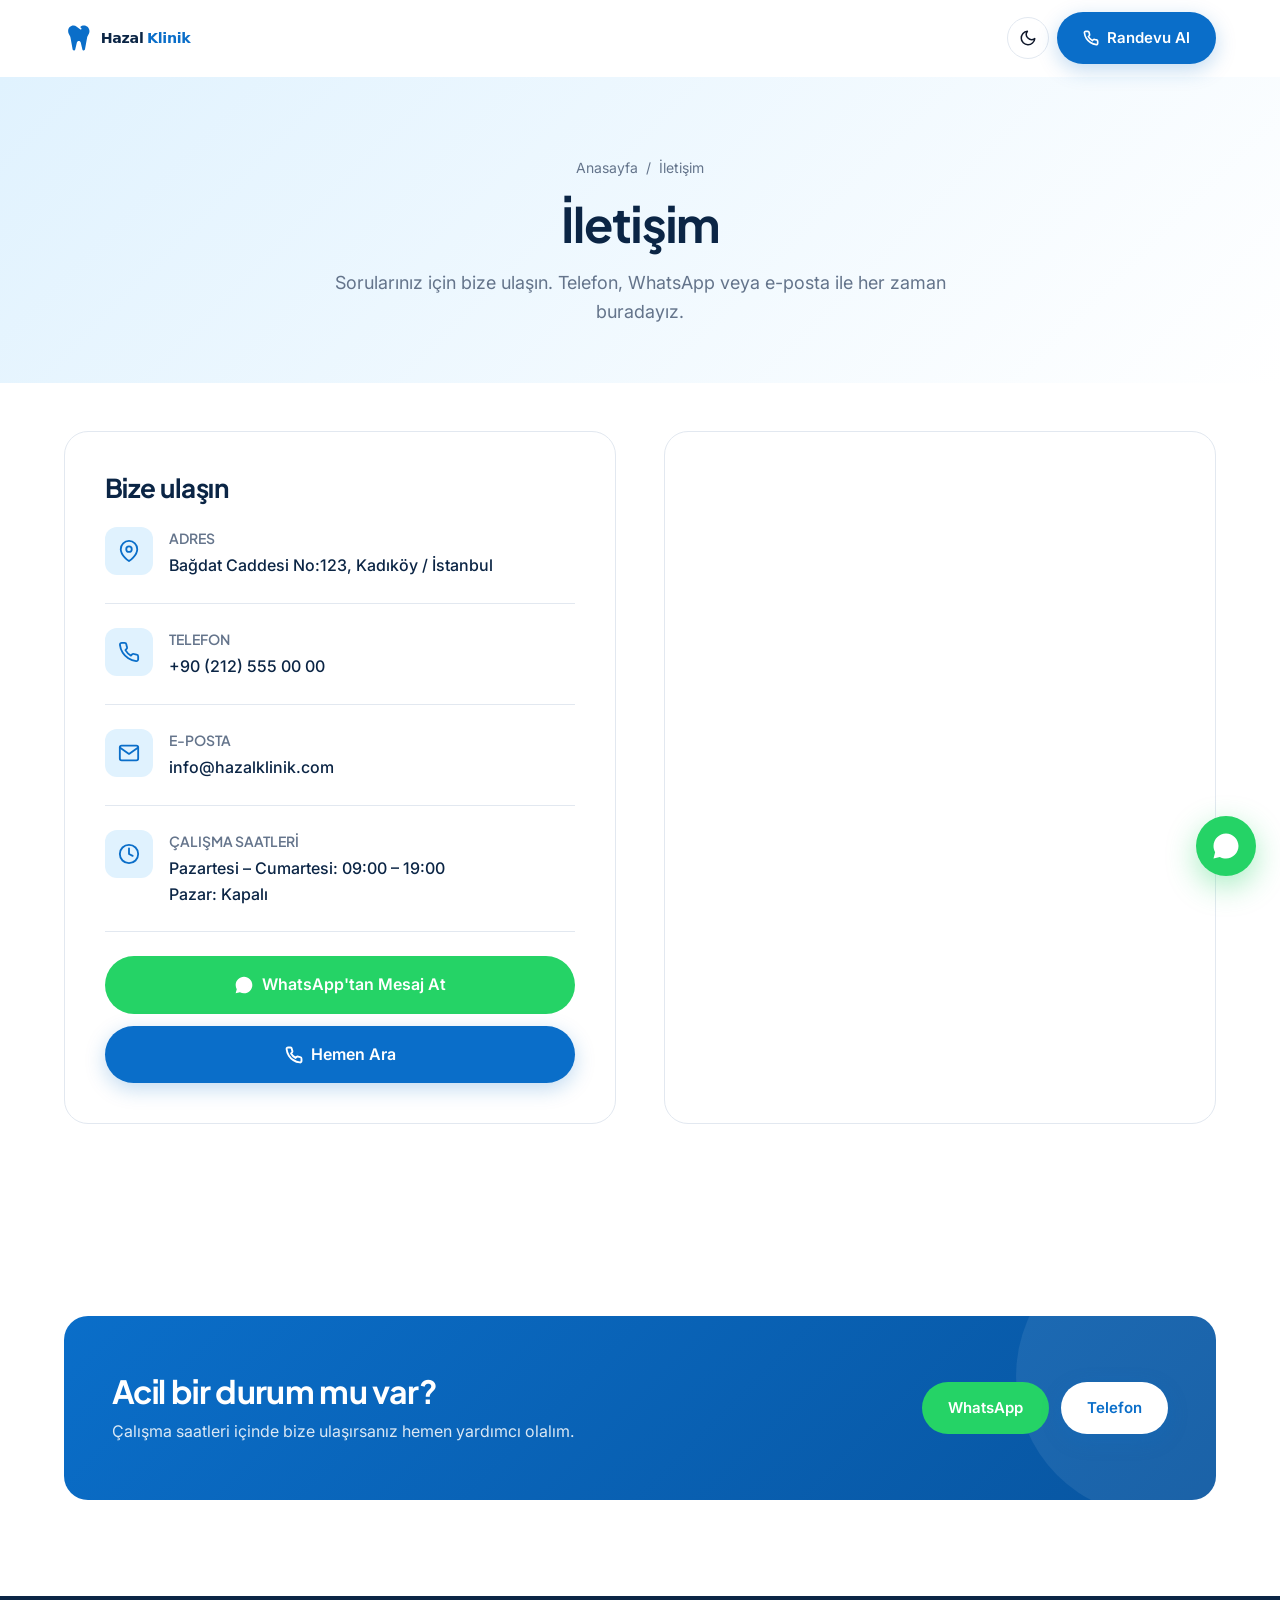
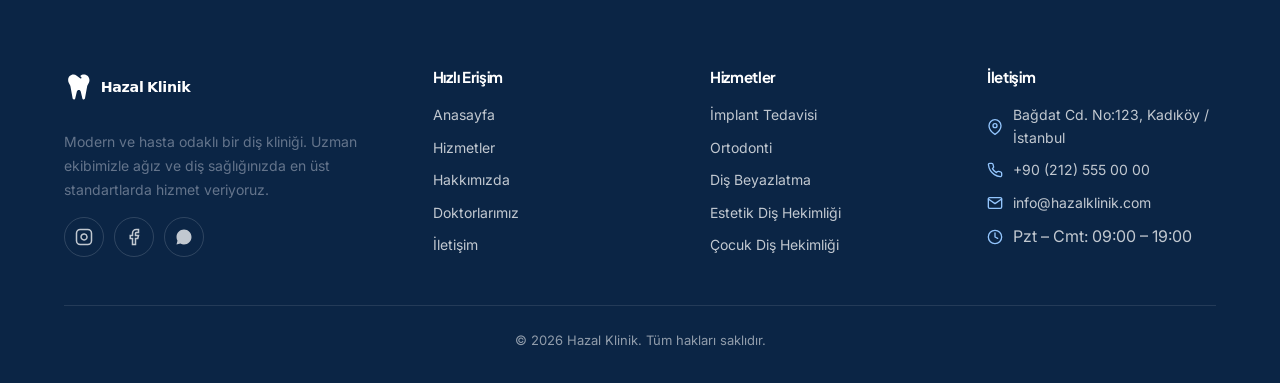
<file: iletisim.html>
<!DOCTYPE html>
<html lang="tr">
<head>
  <meta charset="UTF-8">
  <meta name="viewport" content="width=device-width, initial-scale=1.0">
  <title>İletişim — Hazal Klinik</title>
  <meta name="description" content="Hazal Klinik'e ulaşın. Adres, telefon, e-posta ve çalışma saatleri. WhatsApp veya telefonla randevu oluşturun.">
  <meta name="theme-color" content="#0a6ec9">
  <link rel="icon" type="image/svg+xml" href="assets/images/favicon.svg">
  <link rel="preconnect" href="https://fonts.googleapis.com">
  <link rel="preconnect" href="https://fonts.gstatic.com" crossorigin>
  <link href="https://fonts.googleapis.com/css2?family=Inter:wght@400;500;600&family=Plus+Jakarta+Sans:wght@500;600;700;800&display=swap" rel="stylesheet">
  <link rel="stylesheet" href="css/style.css?v=1779195297">
  <script>
    (function() {
      try {
        var s = localStorage.getItem('theme');
        var t = s || (window.matchMedia && window.matchMedia('(prefers-color-scheme: dark)').matches ? 'dark' : 'light');
        document.documentElement.setAttribute('data-theme', t);
      } catch (_) {}
    })();
  </script>
</head>
<body>

<header class="site-header" id="siteHeader">
  <div class="container nav-wrap">
    <a href="index.html" class="logo" aria-label="Hazal Klinik anasayfa">
      <img class="logo-light" src="assets/images/logo.svg" alt="Hazal Klinik" width="260" height="64">
      <img class="logo-dark" src="assets/images/logo-dark.svg" alt="Hazal Klinik" width="260" height="64">
    </a>
    <div class="nav-cta">
      <button class="theme-toggle" id="themeToggle" type="button" aria-label="Koyu temaya geç" title="Tema değiştir">
        <svg class="icon-moon" viewBox="0 0 24 24" fill="none" stroke="currentColor" stroke-width="2" stroke-linecap="round" stroke-linejoin="round" aria-hidden="true"><path d="M21 12.79A9 9 0 1 1 11.21 3 7 7 0 0 0 21 12.79z"/></svg>
        <svg class="icon-sun" viewBox="0 0 24 24" fill="none" stroke="currentColor" stroke-width="2" stroke-linecap="round" stroke-linejoin="round" aria-hidden="true"><circle cx="12" cy="12" r="4"/><path d="M12 2v2M12 20v2M4.93 4.93l1.41 1.41M17.66 17.66l1.41 1.41M2 12h2M20 12h2M4.93 19.07l1.41-1.41M17.66 6.34l1.41-1.41"/></svg>
      </button>
      <a href="tel:+902125550000" class="btn btn-primary"><svg width="16" height="16" viewBox="0 0 24 24" fill="none" stroke="currentColor" stroke-width="2.5" stroke-linecap="round" stroke-linejoin="round"><path d="M22 16.92v3a2 2 0 0 1-2.18 2 19.79 19.79 0 0 1-8.63-3.07 19.5 19.5 0 0 1-6-6 19.79 19.79 0 0 1-3.07-8.67A2 2 0 0 1 4.11 2h3a2 2 0 0 1 2 1.72 12.84 12.84 0 0 0 .7 2.81 2 2 0 0 1-.45 2.11L8.09 9.91a16 16 0 0 0 6 6l1.27-1.27a2 2 0 0 1 2.11-.45 12.84 12.84 0 0 0 2.81.7A2 2 0 0 1 22 16.92z"/></svg>Randevu Al</a>
      <button class="nav-toggle" id="navToggle" aria-label="Menüyü aç/kapa" aria-expanded="false"><svg class="icon-open" viewBox="0 0 24 24" fill="none" stroke="currentColor" stroke-width="2" stroke-linecap="round" stroke-linejoin="round" aria-hidden="true"><line x1="3" y1="6" x2="21" y2="6"/><line x1="3" y1="12" x2="21" y2="12"/><line x1="3" y1="18" x2="21" y2="18"/></svg><svg class="icon-close" viewBox="0 0 24 24" fill="none" stroke="currentColor" stroke-width="2" stroke-linecap="round" stroke-linejoin="round" aria-hidden="true"><line x1="18" y1="6" x2="6" y2="18"/><line x1="6" y1="6" x2="18" y2="18"/></svg></button>
    </div>
  </div>
</header>

<main>

  <section class="page-header">
    <div class="container">
      <div class="breadcrumb"><a href="index.html">Anasayfa</a><span class="sep">/</span>İletişim</div>
      <h1>İletişim</h1>
      <p>Sorularınız için bize ulaşın. Telefon, WhatsApp veya e-posta ile her zaman buradayız.</p>
    </div>
  </section>

  <section style="padding-top: 48px;">
    <div class="container">
      <div class="contact-grid">
        <div class="contact-info reveal">
          <h2>Bize ulaşın</h2>
          <div class="contact-row">
            <div class="icon"><svg width="22" height="22" viewBox="0 0 24 24" fill="none" stroke="currentColor" stroke-width="2" stroke-linecap="round" stroke-linejoin="round"><path d="M21 10c0 7-9 13-9 13s-9-6-9-13a9 9 0 0 1 18 0z"/><circle cx="12" cy="10" r="3"/></svg></div>
            <div><strong>ADRES</strong><span>Bağdat Caddesi No:123, Kadıköy / İstanbul</span></div>
          </div>
          <div class="contact-row">
            <div class="icon"><svg width="22" height="22" viewBox="0 0 24 24" fill="none" stroke="currentColor" stroke-width="2" stroke-linecap="round" stroke-linejoin="round"><path d="M22 16.92v3a2 2 0 0 1-2.18 2 19.79 19.79 0 0 1-8.63-3.07 19.5 19.5 0 0 1-6-6 19.79 19.79 0 0 1-3.07-8.67A2 2 0 0 1 4.11 2h3a2 2 0 0 1 2 1.72c.13.96.37 1.9.7 2.81a2 2 0 0 1-.45 2.11L8.09 9.91a16 16 0 0 0 6 6l1.27-1.27a2 2 0 0 1 2.11-.45c.91.33 1.85.57 2.81.7A2 2 0 0 1 22 16.92z"/></svg></div>
            <div><strong>TELEFON</strong><span><a href="tel:+902125550000">+90 (212) 555 00 00</a></span></div>
          </div>
          <div class="contact-row">
            <div class="icon"><svg width="22" height="22" viewBox="0 0 24 24" fill="none" stroke="currentColor" stroke-width="2" stroke-linecap="round" stroke-linejoin="round"><path d="M4 4h16c1.1 0 2 .9 2 2v12c0 1.1-.9 2-2 2H4c-1.1 0-2-.9-2-2V6c0-1.1.9-2 2-2z"/><polyline points="22,6 12,13 2,6"/></svg></div>
            <div><strong>E-POSTA</strong><span><a href="mailto:info@hazalklinik.com">info@hazalklinik.com</a></span></div>
          </div>
          <div class="contact-row">
            <div class="icon"><svg width="22" height="22" viewBox="0 0 24 24" fill="none" stroke="currentColor" stroke-width="2" stroke-linecap="round" stroke-linejoin="round"><circle cx="12" cy="12" r="10"/><polyline points="12 6 12 12 16 14"/></svg></div>
            <div><strong>ÇALIŞMA SAATLERİ</strong><span>Pazartesi – Cumartesi: 09:00 – 19:00<br>Pazar: Kapalı</span></div>
          </div>
          <div class="contact-actions">
            <a href="https://wa.me/902125550000?text=Merhaba,%20randevu%20almak%20istiyorum." class="btn btn-whatsapp btn-lg" target="_blank" rel="noopener">
              <svg width="20" height="20" viewBox="0 0 24 24" fill="currentColor"><path d="M17.5 14.4c-.3-.2-1.8-.9-2-1-.3-.1-.5-.2-.7.2-.2.3-.8 1-.9 1.2-.2.2-.3.2-.6.1-.3-.2-1.3-.5-2.5-1.5-.9-.8-1.5-1.8-1.7-2.1-.2-.3 0-.5.1-.6.1-.1.3-.4.4-.5.1-.2.2-.3.3-.5.1-.2 0-.4 0-.5-.1-.2-.7-1.6-.9-2.2-.2-.6-.5-.5-.7-.5h-.6c-.2 0-.5.1-.8.4-.3.3-1 1-1 2.4 0 1.4 1 2.8 1.2 3 .1.2 2 3.1 4.9 4.3 2.9 1.2 2.9.8 3.4.7.5-.1 1.8-.7 2-1.4.2-.7.2-1.3.2-1.4-.1-.2-.3-.2-.6-.4zM12 2C6.5 2 2 6.5 2 12c0 1.8.5 3.5 1.3 5L2 22l5.1-1.3c1.5.8 3.2 1.3 4.9 1.3 5.5 0 10-4.5 10-10S17.5 2 12 2z"/></svg>
              WhatsApp'tan Mesaj At
            </a>
            <a href="tel:+902125550000" class="btn btn-primary btn-lg">
              <svg width="18" height="18" viewBox="0 0 24 24" fill="none" stroke="currentColor" stroke-width="2.5" stroke-linecap="round" stroke-linejoin="round"><path d="M22 16.92v3a2 2 0 0 1-2.18 2 19.79 19.79 0 0 1-8.63-3.07 19.5 19.5 0 0 1-6-6 19.79 19.79 0 0 1-3.07-8.67A2 2 0 0 1 4.11 2h3a2 2 0 0 1 2 1.72 12.84 12.84 0 0 0 .7 2.81 2 2 0 0 1-.45 2.11L8.09 9.91a16 16 0 0 0 6 6l1.27-1.27a2 2 0 0 1 2.11-.45 12.84 12.84 0 0 0 2.81.7A2 2 0 0 1 22 16.92z"/></svg>
              Hemen Ara
            </a>
          </div>
        </div>

        <div class="contact-map reveal">
          <iframe
            src="https://www.google.com/maps/embed?pb=!1m18!1m12!1m3!1d12047.000000!2d29.0617!3d40.9709!2m3!1f0!2f0!3f0!3m2!1i1024!2i768!4f13.1!3m3!1m2!1s0x0%3A0x0!2zNDDCsDU4JzE1LjIiTiAyOcKwMDMnNDIuMSJF!5e0!3m2!1str!2str!4v1700000000000"
            allowfullscreen=""
            loading="lazy"
            referrerpolicy="no-referrer-when-downgrade"
            title="Hazal Klinik konumu">
          </iframe>
        </div>
      </div>
    </div>
  </section>

  <section>
    <div class="container">
      <div class="cta-banner reveal">
        <div>
          <h2>Acil bir durum mu var?</h2>
          <p>Çalışma saatleri içinde bize ulaşırsanız hemen yardımcı olalım.</p>
        </div>
        <div class="ctas">
          <a href="https://wa.me/902125550000" class="btn btn-whatsapp" target="_blank" rel="noopener">WhatsApp</a>
          <a href="tel:+902125550000" class="btn btn-primary">Telefon</a>
        </div>
      </div>
    </div>
  </section>

</main>

<footer class="site-footer">
  <div class="container">
    <div class="footer-grid">
      <div>
        <a href="index.html" class="logo">
      <img class="logo-light" src="assets/images/logo.svg" alt="Hazal Klinik" width="260" height="64">
      <img class="logo-dark" src="assets/images/logo-dark.svg" alt="Hazal Klinik" width="260" height="64">
    </a>
        <p class="footer-about">Modern ve hasta odaklı bir diş kliniği. Uzman ekibimizle ağız ve diş sağlığınızda en üst standartlarda hizmet veriyoruz.</p>
        <div class="footer-social">
          <a href="#" aria-label="Instagram"><svg width="18" height="18" viewBox="0 0 24 24" fill="none" stroke="currentColor" stroke-width="2"><rect x="2" y="2" width="20" height="20" rx="5"/><path d="M16 11.37A4 4 0 1 1 12.63 8 4 4 0 0 1 16 11.37zM17.5 6.5h.01"/></svg></a>
          <a href="#" aria-label="Facebook"><svg width="18" height="18" viewBox="0 0 24 24" fill="none" stroke="currentColor" stroke-width="2"><path d="M18 2h-3a5 5 0 0 0-5 5v3H7v4h3v8h4v-8h3l1-4h-4V7a1 1 0 0 1 1-1h3z"/></svg></a>
          <a href="#" aria-label="WhatsApp"><svg width="18" height="18" viewBox="0 0 24 24" fill="currentColor"><path d="M17.5 14.4c-.3-.2-1.8-.9-2-1-.3-.1-.5-.2-.7.2-.2.3-.8 1-.9 1.2-.2.2-.3.2-.6.1-.3-.2-1.3-.5-2.5-1.5-.9-.8-1.5-1.8-1.7-2.1-.2-.3 0-.5.1-.6.1-.1.3-.4.4-.5.1-.2.2-.3.3-.5.1-.2 0-.4 0-.5-.1-.2-.7-1.6-.9-2.2-.2-.6-.5-.5-.7-.5h-.6c-.2 0-.5.1-.8.4-.3.3-1 1-1 2.4 0 1.4 1 2.8 1.2 3 .1.2 2 3.1 4.9 4.3 2.9 1.2 2.9.8 3.4.7.5-.1 1.8-.7 2-1.4.2-.7.2-1.3.2-1.4-.1-.2-.3-.2-.6-.4zM12 2C6.5 2 2 6.5 2 12c0 1.8.5 3.5 1.3 5L2 22l5.1-1.3c1.5.8 3.2 1.3 4.9 1.3 5.5 0 10-4.5 10-10S17.5 2 12 2z"/></svg></a>
        </div>
      </div>
      <div class="footer-col"><h4>Hızlı Erişim</h4><ul><li><a href="index.html">Anasayfa</a></li><li><a href="hizmetler.html">Hizmetler</a></li><li><a href="hakkimizda.html">Hakkımızda</a></li><li><a href="doktorlar.html">Doktorlarımız</a></li><li><a href="iletisim.html">İletişim</a></li></ul></div>
      <div class="footer-col"><h4>Hizmetler</h4><ul><li><a href="hizmetler.html">İmplant Tedavisi</a></li><li><a href="hizmetler.html">Ortodonti</a></li><li><a href="hizmetler.html">Diş Beyazlatma</a></li><li><a href="hizmetler.html">Estetik Diş Hekimliği</a></li><li><a href="hizmetler.html">Çocuk Diş Hekimliği</a></li></ul></div>
      <div class="footer-col"><h4>İletişim</h4><ul>
        <li><svg class="ico" width="16" height="16" viewBox="0 0 24 24" fill="none" stroke="currentColor" stroke-width="2" stroke-linecap="round" stroke-linejoin="round"><path d="M21 10c0 7-9 13-9 13s-9-6-9-13a9 9 0 0 1 18 0z"/><circle cx="12" cy="10" r="3"/></svg><a href="iletisim.html">Bağdat Cd. No:123, Kadıköy / İstanbul</a></li>
        <li><svg class="ico" width="16" height="16" viewBox="0 0 24 24" fill="none" stroke="currentColor" stroke-width="2" stroke-linecap="round" stroke-linejoin="round"><path d="M22 16.92v3a2 2 0 0 1-2.18 2 19.79 19.79 0 0 1-8.63-3.07 19.5 19.5 0 0 1-6-6 19.79 19.79 0 0 1-3.07-8.67A2 2 0 0 1 4.11 2h3a2 2 0 0 1 2 1.72c.13.96.37 1.9.7 2.81a2 2 0 0 1-.45 2.11L8.09 9.91a16 16 0 0 0 6 6l1.27-1.27a2 2 0 0 1 2.11-.45c.91.33 1.85.57 2.81.7A2 2 0 0 1 22 16.92z"/></svg><a href="tel:+902125550000">+90 (212) 555 00 00</a></li>
        <li><svg class="ico" width="16" height="16" viewBox="0 0 24 24" fill="none" stroke="currentColor" stroke-width="2" stroke-linecap="round" stroke-linejoin="round"><path d="M4 4h16c1.1 0 2 .9 2 2v12c0 1.1-.9 2-2 2H4c-1.1 0-2-.9-2-2V6c0-1.1.9-2 2-2z"/><polyline points="22,6 12,13 2,6"/></svg><a href="mailto:info@hazalklinik.com">info@hazalklinik.com</a></li>
        <li><svg class="ico" width="16" height="16" viewBox="0 0 24 24" fill="none" stroke="currentColor" stroke-width="2" stroke-linecap="round" stroke-linejoin="round"><circle cx="12" cy="12" r="10"/><polyline points="12 6 12 12 16 14"/></svg><span>Pzt – Cmt: 09:00 – 19:00</span></li>
      </ul></div>
    </div>
    <div class="footer-bottom">© <span id="year">2026</span> Hazal Klinik. Tüm hakları saklıdır.</div>
  </div>
</footer>

<a href="https://wa.me/902125550000?text=Merhaba,%20randevu%20almak%20istiyorum." class="float-wa" target="_blank" rel="noopener" aria-label="WhatsApp'tan iletişim">
  <svg viewBox="0 0 24 24" fill="currentColor"><path d="M17.5 14.4c-.3-.2-1.8-.9-2-1-.3-.1-.5-.2-.7.2-.2.3-.8 1-.9 1.2-.2.2-.3.2-.6.1-.3-.2-1.3-.5-2.5-1.5-.9-.8-1.5-1.8-1.7-2.1-.2-.3 0-.5.1-.6.1-.1.3-.4.4-.5.1-.2.2-.3.3-.5.1-.2 0-.4 0-.5-.1-.2-.7-1.6-.9-2.2-.2-.6-.5-.5-.7-.5h-.6c-.2 0-.5.1-.8.4-.3.3-1 1-1 2.4 0 1.4 1 2.8 1.2 3 .1.2 2 3.1 4.9 4.3 2.9 1.2 2.9.8 3.4.7.5-.1 1.8-.7 2-1.4.2-.7.2-1.3.2-1.4-.1-.2-.3-.2-.6-.4zM12 2C6.5 2 2 6.5 2 12c0 1.8.5 3.5 1.3 5L2 22l5.1-1.3c1.5.8 3.2 1.3 4.9 1.3 5.5 0 10-4.5 10-10S17.5 2 12 2z"/></svg>
</a>
<!-- Mobile menu (outside header to escape sticky/blur stacking context) -->
<div class="mobile-menu" id="mobileMenu" role="dialog" aria-modal="true" aria-label="Ana menü" hidden>
  <button class="mobile-menu-close" id="mobileMenuClose" type="button" aria-label="Menüyü kapat">
    <svg viewBox="0 0 24 24" fill="none" stroke="currentColor" stroke-width="2" stroke-linecap="round" stroke-linejoin="round" aria-hidden="true"><line x1="18" y1="6" x2="6" y2="18"/><line x1="6" y1="6" x2="18" y2="18"/></svg>
  </button>
  <nav class="mobile-menu-nav" aria-label="Mobil menü">
    <ul>
      <li><a href="index.html">Anasayfa</a></li>
      <li><a href="hizmetler.html">Hizmetler</a></li>
      <li><a href="hakkimizda.html">Hakkımızda</a></li>
      <li><a href="doktorlar.html">Doktorlarımız</a></li>
      <li><a href="iletisim.html" class="active">İletişim</a></li>
    </ul>
    <div class="mobile-menu-ctas">
      <a href="tel:+902125550000" class="btn btn-primary">Randevu Al</a>
      <a href="https://wa.me/902125550000?text=Merhaba,%20randevu%20almak%20istiyorum." class="btn btn-whatsapp" target="_blank" rel="noopener">WhatsApp'tan Yaz</a>
    </div>

<script src="js/main.js?v=1779195297"></script>
  </nav>
</div>

</body>
</html>
</file>
<file: css/style.css>
/* ============================================
   Hazal Klinik — Tasarım Sistemi
   ============================================ */

:root {
  /* Brand */
  --c-primary: #0a6ec9;
  --c-primary-dark: #0855a0;
  --c-primary-soft: #e0f2fe;
  --c-success: #16a34a;
  --c-whatsapp: #25d366;

  /* Surfaces & text — LIGHT (default) */
  --c-dark: #0b2545;          /* footer / headings */
  --c-text: #0f172a;
  --c-muted: #64748b;
  --c-border: #e2e8f0;
  --c-bg: #ffffff;
  --c-bg-alt: #f8fafc;
  --c-surface: #ffffff;       /* card backgrounds */
  --c-surface-2: #f8fafc;     /* nested cards */
  --c-white: #ffffff;
  --c-header-bg: rgba(255, 255, 255, .85);
  --c-on-primary: #ffffff;
  --c-hero-glow: var(--c-primary-soft);
  --c-overlay-soft: rgba(255, 255, 255, .9);

  --shadow-sm: 0 1px 2px rgba(15, 23, 42, .05);
  --shadow: 0 4px 16px rgba(15, 23, 42, .06);
  --shadow-lg: 0 24px 48px -16px rgba(10, 110, 201, .18);

  /* Layout */
  --radius-sm: 8px;
  --radius: 16px;
  --radius-lg: 24px;
  --radius-pill: 999px;
  --container: 1200px;
  --header-h: 76px;
  --font-head: 'Plus Jakarta Sans', system-ui, -apple-system, sans-serif;
  --font-body: 'Inter', system-ui, -apple-system, sans-serif;
  --t: .25s cubic-bezier(.4, 0, .2, 1);

  color-scheme: light;
}

[data-theme="dark"] {
  --c-primary: #3b9eff;
  --c-primary-dark: #2b7fd6;
  --c-primary-soft: rgba(59, 158, 255, .14);

  --c-dark: #e6edf6;          /* headings — light text on dark */
  --c-text: #e6edf6;
  --c-muted: #94a3b8;
  --c-border: rgba(255, 255, 255, .08);
  --c-bg: #0b1220;
  --c-bg-alt: #0f1a2e;
  --c-surface: #0f1a2e;
  --c-surface-2: #14223a;
  --c-header-bg: rgba(11, 18, 32, .75);
  --c-on-primary: #0b1220;
  --c-hero-glow: rgba(59, 158, 255, .18);
  --c-overlay-soft: rgba(15, 26, 46, .85);

  --shadow-sm: 0 1px 2px rgba(0, 0, 0, .3);
  --shadow: 0 4px 16px rgba(0, 0, 0, .35);
  --shadow-lg: 0 24px 48px -16px rgba(0, 0, 0, .55);

  color-scheme: dark;
}

body { transition: background-color .3s ease, color .3s ease; }

/* Reset */
*, *::before, *::after { box-sizing: border-box; margin: 0; padding: 0; }
html { scroll-behavior: smooth; }
body {
  font-family: var(--font-body);
  font-size: 16px;
  line-height: 1.6;
  color: var(--c-text);
  background: var(--c-bg);
  -webkit-font-smoothing: antialiased;
  -moz-osx-font-smoothing: grayscale;
}
img, svg, video { display: block; max-width: 100%; height: auto; }
a { color: inherit; text-decoration: none; }
button { font: inherit; cursor: pointer; border: 0; background: none; color: inherit; }
ul { list-style: none; }
h1, h2, h3, h4 { font-family: var(--font-head); color: var(--c-dark); line-height: 1.2; font-weight: 700; letter-spacing: -0.02em; }
p { color: var(--c-muted); }

/* Container */
.container { width: 100%; max-width: var(--container); margin: 0 auto; padding: 0 24px; }

/* Buttons */
.btn {
  display: inline-flex;
  align-items: center;
  gap: 8px;
  padding: 14px 26px;
  border-radius: var(--radius-pill);
  font-weight: 600;
  font-size: 15px;
  transition: transform var(--t), box-shadow var(--t), background var(--t), color var(--t);
  white-space: nowrap;
}
.btn-primary { background: var(--c-primary); color: var(--c-on-primary); box-shadow: 0 6px 20px rgba(10, 110, 201, .25); }
.btn-primary:hover { background: var(--c-primary-dark); transform: translateY(-2px); box-shadow: 0 10px 28px rgba(10, 110, 201, .35); }
.btn-outline { background: transparent; color: var(--c-dark); border: 1.5px solid var(--c-border); }
.btn-outline:hover { border-color: var(--c-primary); color: var(--c-primary); transform: translateY(-2px); }
.btn-whatsapp { background: var(--c-whatsapp); color: var(--c-white); }
.btn-whatsapp:hover { background: #1ebe57; transform: translateY(-2px); }
.btn-lg { padding: 16px 32px; font-size: 16px; }

/* Header */
.site-header {
  position: sticky;
  top: 0;
  z-index: 100;
  background: var(--c-header-bg);
  backdrop-filter: saturate(180%) blur(12px);
  -webkit-backdrop-filter: saturate(180%) blur(12px);
  border-bottom: 1px solid transparent;
  transition: border-color var(--t), box-shadow var(--t), background-color .3s ease;
}
.site-header.scrolled { border-bottom-color: var(--c-border); box-shadow: 0 4px 20px rgba(15, 23, 42, .04); }
.nav-wrap {
  height: var(--header-h);
  display: flex;
  align-items: center;
  justify-content: space-between;
  gap: 24px;
}
.logo { display: inline-flex; align-items: center; }
.logo svg { height: 38px; width: auto; }
.logo img { display: block; height: 38px; width: auto; }
.logo .logo-light { display: block; }
.logo .logo-dark { display: none; }
[data-theme="dark"] .logo .logo-light { display: none; }
[data-theme="dark"] .logo .logo-dark { display: block; }
/* Footer logo always white via filter (uses light logo) */
.site-footer .logo .logo-dark { display: none !important; }
.site-footer .logo .logo-light { display: block !important; }
.nav-links { display: flex; align-items: center; gap: 4px; }
.nav-links a {
  padding: 10px 16px;
  border-radius: var(--radius-sm);
  font-weight: 500;
  font-size: 15px;
  color: var(--c-text);
  transition: background var(--t), color var(--t);
}
.nav-links a:hover, .nav-links a.active { background: var(--c-primary-soft); color: var(--c-primary); }
.nav-cta { display: flex; align-items: center; gap: 8px; }
.nav-toggle {
  display: none;
  width: 44px; height: 44px;
  border-radius: var(--radius-sm);
  align-items: center; justify-content: center;
}
.nav-toggle svg { width: 24px; height: 24px; }
.nav-toggle .icon-close { display: none; }
body.menu-open .nav-toggle .icon-open { display: none; }
body.menu-open .nav-toggle .icon-close { display: block; }

/* ============ MOBILE MENU OVERLAY (body-level, not in header) ============ */
.mobile-menu {
  position: fixed;
  inset: 0;
  background: #ffffff;
  z-index: 9999;
  display: flex;
  flex-direction: column;
  opacity: 0;
  visibility: hidden;
  transition: opacity .25s ease, visibility .25s;
}
.mobile-menu[hidden] { display: none !important; }
[data-theme="dark"] .mobile-menu { background: #0b1220; }
.mobile-menu.open { opacity: 1; visibility: visible; }
body.menu-open { overflow: hidden; }
.mobile-menu-close {
  position: absolute;
  top: 18px;
  right: 18px;
  width: 44px; height: 44px;
  border-radius: 50%;
  display: flex;
  align-items: center;
  justify-content: center;
  background: var(--c-bg-alt);
  color: var(--c-text);
  border: 1px solid var(--c-border);
  z-index: 2;
  cursor: pointer;
}
.mobile-menu-close svg { width: 22px; height: 22px; }
.mobile-menu-nav {
  flex: 1;
  display: flex;
  flex-direction: column;
  justify-content: center;
  padding: 80px 28px 40px;
  max-width: 480px;
  width: 100%;
  margin: 0 auto;
}
.mobile-menu-nav ul { display: flex; flex-direction: column; gap: 0; margin-bottom: 32px; }
.mobile-menu-nav ul li { border-bottom: 1px solid var(--c-border); }
.mobile-menu-nav ul li:last-child { border-bottom: 0; }
.mobile-menu-nav a {
  display: flex;
  align-items: center;
  justify-content: space-between;
  padding: 20px 4px;
  font-size: 22px;
  font-weight: 600;
  font-family: var(--font-head);
  color: var(--c-text);
  letter-spacing: -0.01em;
  transition: color .2s ease, padding-left .25s ease;
}
.mobile-menu-nav a::after {
  content: "→";
  color: var(--c-primary);
  opacity: 0;
  transform: translateX(-8px);
  transition: opacity .25s ease, transform .25s ease;
}
.mobile-menu-nav a:hover,
.mobile-menu-nav a.active {
  color: var(--c-primary);
  padding-left: 8px;
}
.mobile-menu-nav a:hover::after,
.mobile-menu-nav a.active::after {
  opacity: 1;
  transform: none;
}
.mobile-menu-ctas {
  display: flex;
  flex-direction: column;
  gap: 12px;
}
.mobile-menu-ctas .btn {
  width: 100%;
  justify-content: center;
  padding: 16px;
  font-size: 16px;
}

/* Desktop: menüyü tamamen gizle */
@media (min-width: 721px) {
  .mobile-menu { display: none !important; }
}

/* Theme toggle */
.theme-toggle {
  width: 42px; height: 42px;
  border-radius: var(--radius-pill);
  display: inline-flex;
  align-items: center;
  justify-content: center;
  border: 1px solid var(--c-border);
  background: var(--c-surface);
  color: var(--c-text);
  transition: background var(--t), color var(--t), border-color var(--t), transform var(--t);
}
.theme-toggle:hover { color: var(--c-primary); border-color: var(--c-primary); transform: translateY(-1px); }
.theme-toggle svg { width: 18px; height: 18px; }
.theme-toggle .icon-sun { display: none; }
.theme-toggle .icon-moon { display: block; }
[data-theme="dark"] .theme-toggle .icon-sun { display: block; }
[data-theme="dark"] .theme-toggle .icon-moon { display: none; }

/* Sections */
section { padding: 96px 0; }
.section-head { text-align: center; max-width: 720px; margin: 0 auto 56px; }
.section-head .eyebrow {
  display: inline-block;
  padding: 6px 14px;
  border-radius: var(--radius-pill);
  background: var(--c-primary-soft);
  color: var(--c-primary);
  font-weight: 600;
  font-size: 13px;
  letter-spacing: .04em;
  text-transform: uppercase;
  margin-bottom: 16px;
}
.section-head h2 { font-size: clamp(2rem, 4vw, 2.75rem); margin-bottom: 16px; }
.section-head p { font-size: 17px; }

/* Hero */
.hero {
  padding: 72px 0 112px;
  background: var(--c-bg);
  position: relative;
  overflow: hidden;
}
.hero::before {
  content: "";
  position: absolute;
  top: -200px; right: -200px;
  width: 700px; height: 700px;
  border-radius: 50%;
  background: radial-gradient(circle at center, var(--c-hero-glow) 0%, transparent 65%);
  pointer-events: none;
  z-index: 0;
}
.hero::after {
  content: "";
  position: absolute;
  bottom: -300px; left: -200px;
  width: 500px; height: 500px;
  border-radius: 50%;
  background: radial-gradient(circle at center, var(--c-hero-glow) 0%, transparent 65%);
  opacity: .5;
  pointer-events: none;
  z-index: 0;
}
.hero .container { position: relative; z-index: 1; }
.hero-grid {
  display: grid;
  grid-template-columns: 1fr 1.15fr;
  gap: 72px;
  align-items: center;
}
.hero-eyebrow {
  display: inline-flex;
  align-items: center;
  gap: 8px;
  padding: 8px 16px;
  border-radius: var(--radius-pill);
  background: var(--c-surface);
  border: 1px solid var(--c-border);
  font-weight: 600;
  font-size: 14px;
  color: var(--c-primary);
  margin-bottom: 24px;
  box-shadow: var(--shadow-sm);
}
.hero-eyebrow .dot { width: 8px; height: 8px; border-radius: 50%; background: var(--c-success); }
.hero h1 {
  font-size: clamp(2.25rem, 5vw, 3.75rem);
  line-height: 1.1;
  margin-bottom: 24px;
}
.hero h1 .accent { color: var(--c-primary); }
.hero-lede { font-size: 18px; color: var(--c-muted); margin-bottom: 32px; max-width: 540px; }
.hero-ctas { display: flex; flex-wrap: wrap; gap: 12px; margin-bottom: 40px; }
.hero-mini {
  display: flex;
  gap: 28px;
  padding-top: 28px;
  border-top: 1px solid var(--c-border);
}
.hero-mini > div strong { display: block; font-family: var(--font-head); font-size: 26px; color: var(--c-dark); font-weight: 700; }
.hero-mini > div span { font-size: 13px; color: var(--c-muted); }

.hero-visual {
  position: relative;
  border-radius: 32px;
  overflow: visible;
  aspect-ratio: 5 / 6;
  box-shadow: 0 40px 80px -24px rgba(10, 110, 201, .35), 0 16px 32px -16px rgba(15, 23, 42, .2);
  isolation: isolate;
}
.hero-visual::before {
  content: "";
  position: absolute;
  inset: 0;
  border-radius: inherit;
  background: linear-gradient(135deg, rgba(10, 110, 201, .18) 0%, transparent 45%, transparent 70%, rgba(11, 37, 69, .35) 100%);
  z-index: 2;
  pointer-events: none;
}
.hero-visual > picture, .hero-visual > img {
  position: absolute;
  inset: 0;
  border-radius: inherit;
  overflow: hidden;
  z-index: 1;
}
.hero-visual img { width: 100%; height: 100%; object-fit: cover; border-radius: inherit; }
[data-theme="dark"] .hero-visual { box-shadow: 0 40px 80px -24px rgba(59, 158, 255, .25), 0 16px 32px -16px rgba(0, 0, 0, .6); }
[data-theme="dark"] .hero-visual::before { background: linear-gradient(135deg, rgba(59, 158, 255, .15) 0%, transparent 45%, transparent 70%, rgba(0, 0, 0, .45) 100%); }
.hero-card {
  position: absolute;
  background: var(--c-surface);
  border: 1px solid var(--c-border);
  border-radius: 18px;
  padding: 14px 18px;
  box-shadow: 0 20px 40px -16px rgba(15, 23, 42, .2), 0 8px 16px -8px rgba(10, 110, 201, .15);
  display: flex;
  align-items: center;
  gap: 12px;
  z-index: 3;
  animation: heroCardFloat 6s ease-in-out infinite;
}
.hero-card.hc-1 { top: 24px; left: -32px; animation-delay: 0s; }
.hero-card.hc-2 { top: 42%; right: -40px; animation-delay: -2s; }
.hero-card.hc-3 { bottom: 28px; left: -28px; animation-delay: -4s; }
@keyframes heroCardFloat {
  0%, 100% { transform: translateY(0); }
  50% { transform: translateY(-8px); }
}
[data-theme="dark"] .hero-card { box-shadow: 0 20px 40px -16px rgba(0, 0, 0, .5), 0 8px 16px -8px rgba(0, 0, 0, .4); }

.hero-card-icon {
  width: 42px; height: 42px;
  border-radius: 12px;
  background: var(--c-primary-soft);
  color: var(--c-primary);
  display: flex; align-items: center; justify-content: center;
  flex-shrink: 0;
}
.hero-card strong { display: block; font-family: var(--font-head); font-size: 15px; color: var(--c-dark); line-height: 1.2; }
.hero-card span { font-size: 12px; color: var(--c-muted); }

.hero-card-avatars { display: flex; flex-shrink: 0; }
.hero-card-avatars .av {
  width: 32px; height: 32px;
  border-radius: 50%;
  border: 2px solid var(--c-surface);
  background-size: cover;
  background-position: center;
  margin-left: -8px;
}
.hero-card-avatars .av:first-child { margin-left: 0; }
.hero-card-rating { color: #fbbf24; font-size: 13px; letter-spacing: 1px; line-height: 1; }

/* Trust bar */
.trust-bar {
  background: var(--c-bg-alt);
  padding: 48px 0;
}
.trust-grid {
  display: grid;
  grid-template-columns: repeat(4, 1fr);
  gap: 32px;
  text-align: center;
}
.trust-item strong {
  display: block;
  font-family: var(--font-head);
  font-size: clamp(2rem, 3vw, 2.5rem);
  font-weight: 700;
  color: var(--c-primary);
  margin-bottom: 4px;
}
.trust-item span { font-size: 14px; color: var(--c-muted); font-weight: 500; }

/* Service cards */
.services-grid {
  display: grid;
  grid-template-columns: repeat(3, 1fr);
  gap: 24px;
}
.service-card {
  position: relative;
  background: var(--c-surface);
  border: 1px solid var(--c-border);
  border-radius: 20px;
  overflow: hidden;
  transition: transform var(--t), box-shadow var(--t), border-color var(--t), background-color .3s ease;
}
.service-card .header {
  position: relative;
  height: 160px;
  overflow: hidden;
  isolation: isolate;
}
.service-card .header img {
  width: 100%; height: 100%;
  object-fit: cover;
  transition: transform .6s cubic-bezier(.2, .9, .3, 1);
  z-index: 0;
}
.service-card .header::after {
  content: "";
  position: absolute;
  inset: 0;
  background:
    linear-gradient(135deg, rgba(10, 110, 201, .55) 0%, rgba(10, 110, 201, .25) 45%, rgba(11, 37, 69, .65) 100%);
  z-index: 1;
  transition: opacity .4s ease;
}
.service-card:hover .header img { transform: scale(1.08); }
.service-card:hover .header::after { opacity: .85; }

.service-card .icon { display: none; }
.service-card .body { padding: 28px; }
.service-card .cat {
  position: absolute;
  top: 16px;
  right: 16px;
  padding: 5px 12px;
  border-radius: 999px;
  background: rgba(255, 255, 255, .18);
  backdrop-filter: blur(10px);
  -webkit-backdrop-filter: blur(10px);
  color: #fff;
  font-size: 11px;
  font-weight: 600;
  letter-spacing: .05em;
  text-transform: uppercase;
  border: 1px solid rgba(255, 255, 255, .3);
  z-index: 2;
  box-shadow: 0 4px 12px rgba(0, 0, 0, .15);
}
.service-card h3 { font-size: 19px; margin-bottom: 10px; }
.service-card p { font-size: 14.5px; margin-bottom: 16px; }
.service-card .link {
  color: var(--c-primary);
  font-weight: 600;
  font-size: 14px;
  display: inline-flex;
  align-items: center;
  gap: 4px;
  transition: gap var(--t);
}
.service-card:hover {
  transform: translateY(-6px);
  border-color: transparent;
  box-shadow: 0 30px 60px -20px rgba(10, 110, 201, .35), 0 10px 20px -10px rgba(15, 23, 42, .15);
}
.service-card:hover .icon { transform: scale(1.08) rotate(-4deg); }
.service-card:hover .link { gap: 10px; }
[data-theme="dark"] .service-card:hover { box-shadow: 0 30px 60px -20px rgba(0, 0, 0, .6), 0 10px 20px -10px rgba(0, 0, 0, .4); }

/* Detailed service card (services page) */
.service-detail {
  background: var(--c-surface);
  border: 1px solid var(--c-border);
  border-radius: var(--radius);
  overflow: hidden;
  display: grid;
  grid-template-columns: 280px 1fr;
  transition: box-shadow var(--t), transform var(--t), background-color .3s ease;
}
.service-detail:hover { box-shadow: var(--shadow-lg); transform: translateY(-3px); }
.service-detail .img { aspect-ratio: 1; overflow: hidden; position: relative; isolation: isolate; }
.service-detail .img::after {
  content: "";
  position: absolute;
  inset: 0;
  background: linear-gradient(to top right, rgba(10, 110, 201, .35) 0%, transparent 60%);
  opacity: 0;
  transition: opacity .4s ease;
  z-index: 2;
}
.service-detail:hover .img::after { opacity: 1; }
.service-detail .img img { width: 100%; height: 100%; object-fit: cover; transition: transform .6s cubic-bezier(.2, .9, .3, 1); }
.service-detail:hover .img img { transform: scale(1.08); }
.service-detail .body { padding: 28px; display: flex; flex-direction: column; justify-content: center; }
.service-detail h3 { font-size: 22px; margin-bottom: 10px; }
.service-detail p { margin-bottom: 16px; }
.service-detail .link { color: var(--c-primary); font-weight: 600; display: inline-flex; align-items: center; gap: 6px; }

.services-list { display: grid; gap: 20px; }

/* Doctor cards (homepage) */
.doctors-grid {
  display: grid;
  grid-template-columns: repeat(3, 1fr);
  gap: 28px;
}
.doctor-card {
  background: var(--c-surface);
  border-radius: var(--radius);
  overflow: hidden;
  border: 1px solid var(--c-border);
  transition: transform var(--t), box-shadow var(--t), background-color .3s ease;
}
.doctor-card:hover { transform: translateY(-6px); box-shadow: var(--shadow-lg); }
.doctor-card .portrait { aspect-ratio: 4 / 5; overflow: hidden; background: var(--c-primary-soft); position: relative; isolation: isolate; }
.doctor-card .portrait::after {
  content: "";
  position: absolute;
  inset: 0;
  background: linear-gradient(to top, rgba(11, 37, 69, .55) 0%, transparent 55%);
  opacity: 0;
  transition: opacity .4s ease;
  z-index: 2;
}
.doctor-card:hover .portrait::after { opacity: 1; }
.doctor-card .portrait img { width: 100%; height: 100%; object-fit: cover; object-position: top center; transition: transform .6s cubic-bezier(.2, .9, .3, 1); }
.doctor-card:hover .portrait img { transform: scale(1.06); }
.doctor-card .body { padding: 24px; }
.doctor-card .tag {
  display: inline-block;
  padding: 4px 10px;
  border-radius: var(--radius-pill);
  background: var(--c-primary-soft);
  color: var(--c-primary);
  font-size: 12px;
  font-weight: 600;
  margin-bottom: 10px;
}
.doctor-card h3 { font-size: 20px; margin-bottom: 6px; }
.doctor-card p { font-size: 14px; margin-bottom: 14px; }
.doctor-card .link { color: var(--c-primary); font-weight: 600; font-size: 14px; display: inline-flex; align-items: center; gap: 4px; transition: gap var(--t); }
.doctor-card:hover .link { gap: 8px; }

/* Doctor list (doktorlar.html) */
.doctor-row {
  display: grid;
  grid-template-columns: 320px 1fr;
  gap: 40px;
  align-items: center;
  background: var(--c-surface);
  border: 1px solid var(--c-border);
  border-radius: var(--radius-lg);
  overflow: hidden;
  margin-bottom: 28px;
  transition: box-shadow var(--t);
}
.doctor-row:hover { box-shadow: var(--shadow-lg); }
.doctor-row .portrait { aspect-ratio: 4 / 5; height: 100%; overflow: hidden; }
.doctor-row .portrait img { width: 100%; height: 100%; object-fit: cover; }
.doctor-row .body { padding: 40px 40px 40px 0; }
.doctor-row h3 { font-size: 28px; margin-bottom: 6px; }
.doctor-row .role { color: var(--c-primary); font-weight: 600; margin-bottom: 16px; }
.doctor-row p { margin-bottom: 20px; }

/* Doctor detail page */
.doctor-hero {
  padding: 80px 0;
  background: linear-gradient(135deg, var(--c-primary-soft) 0%, var(--c-bg) 100%);
}
.doctor-hero-grid { display: grid; grid-template-columns: 1fr 1.2fr; gap: 56px; align-items: center; }
.doctor-hero .portrait { border-radius: var(--radius-lg); overflow: hidden; aspect-ratio: 4 / 5; box-shadow: var(--shadow-lg); }
.doctor-hero .portrait img { width: 100%; height: 100%; object-fit: cover; }
.doctor-hero h1 { font-size: clamp(2rem, 4vw, 3rem); margin-bottom: 12px; }
.doctor-hero .role { color: var(--c-primary); font-weight: 600; font-size: 18px; margin-bottom: 20px; }
.doctor-hero p { font-size: 17px; margin-bottom: 28px; }
.doctor-badges { display: flex; flex-wrap: wrap; gap: 8px; margin-bottom: 32px; }
.badge {
  padding: 8px 14px;
  background: var(--c-surface);
  border: 1px solid var(--c-border);
  border-radius: var(--radius-pill);
  font-size: 13px;
  font-weight: 500;
  color: var(--c-text);
}

.doctor-content { padding: 80px 0; }
.doctor-content-grid { display: grid; grid-template-columns: 1fr 1fr; gap: 48px; }
.doctor-block h3 { font-size: 22px; margin-bottom: 20px; padding-bottom: 12px; border-bottom: 2px solid var(--c-primary-soft); }
.doctor-block ul { display: grid; gap: 12px; }
.doctor-block ul li {
  padding-left: 28px;
  position: relative;
  color: var(--c-text);
  font-size: 15px;
}
.doctor-block ul li::before {
  content: "";
  position: absolute;
  left: 0; top: 8px;
  width: 16px; height: 16px;
  border-radius: 50%;
  background: var(--c-primary-soft);
  border: 3px solid var(--c-primary);
}

/* Values / Why us */
.values-grid { display: grid; grid-template-columns: repeat(4, 1fr); gap: 24px; }
.value {
  text-align: center;
  padding: 32px 20px;
  border-radius: var(--radius);
  background: var(--c-bg-alt);
  transition: background var(--t), transform var(--t);
}
.value:hover { background: var(--c-primary-soft); transform: translateY(-4px); }
.value .icon {
  width: 64px; height: 64px;
  border-radius: 18px;
  background: var(--c-surface);
  color: var(--c-primary);
  display: flex; align-items: center; justify-content: center;
  margin: 0 auto 18px;
  box-shadow: var(--shadow);
}
.value h3 { font-size: 17px; margin-bottom: 8px; }
.value p { font-size: 14px; }

/* Testimonials */
.testimonials-grid { display: grid; grid-template-columns: repeat(3, 1fr); gap: 24px; }
.testimonial {
  background: var(--c-surface);
  border: 1px solid var(--c-border);
  border-radius: var(--radius);
  padding: 28px;
}
.testimonial .stars { color: #fbbf24; margin-bottom: 14px; display: flex; gap: 2px; }
.testimonial blockquote { font-size: 15px; color: var(--c-text); margin-bottom: 20px; line-height: 1.7; }
.testimonial .who { display: flex; align-items: center; gap: 12px; }
.testimonial .avatar {
  width: 44px; height: 44px;
  border-radius: 50%;
  background: var(--c-primary);
  color: var(--c-white);
  display: flex; align-items: center; justify-content: center;
  font-weight: 700;
  font-family: var(--font-head);
}
.testimonial .who strong { display: block; font-size: 14px; color: var(--c-dark); }
.testimonial .who span { font-size: 12px; color: var(--c-muted); }

/* CTA banner */
.cta-banner {
  background: linear-gradient(135deg, var(--c-primary) 0%, var(--c-primary-dark) 100%);
  color: var(--c-white);
  border-radius: var(--radius-lg);
  padding: 56px 48px;
  display: grid;
  grid-template-columns: 1fr auto;
  gap: 32px;
  align-items: center;
  position: relative;
  overflow: hidden;
}
.cta-banner::before {
  content: "";
  position: absolute;
  right: -80px; top: -80px;
  width: 280px; height: 280px;
  border-radius: 50%;
  background: rgba(255, 255, 255, .08);
}
.cta-banner h2 { color: var(--c-white); font-size: clamp(1.5rem, 3vw, 2rem); margin-bottom: 8px; position: relative; }
.cta-banner p { color: rgba(255, 255, 255, .85); position: relative; }
.cta-banner .ctas { display: flex; gap: 12px; position: relative; }
.cta-banner .btn-primary { background: var(--c-white); color: var(--c-primary); }
.cta-banner .btn-primary:hover { background: var(--c-primary-soft); }
.cta-banner .btn-whatsapp:hover { background: #1ebe57; }

/* Page header */
.page-header {
  padding: 80px 0 56px;
  background: linear-gradient(135deg, var(--c-primary-soft) 0%, var(--c-bg) 100%);
  text-align: center;
}
.page-header h1 { font-size: clamp(2.25rem, 4vw, 3rem); margin-bottom: 16px; }
.page-header p { font-size: 18px; max-width: 640px; margin: 0 auto; }
.breadcrumb {
  font-size: 14px;
  color: var(--c-muted);
  margin-bottom: 16px;
}
.breadcrumb a:hover { color: var(--c-primary); }
.breadcrumb .sep { margin: 0 8px; }

/* About page */
.about-intro { display: grid; grid-template-columns: 1.1fr 1fr; gap: 56px; align-items: center; }
.about-intro .img { border-radius: var(--radius-lg); overflow: hidden; aspect-ratio: 5 / 4; box-shadow: var(--shadow-lg); }
.about-intro .img img { width: 100%; height: 100%; object-fit: cover; }
.about-intro h2 { font-size: clamp(1.75rem, 3.5vw, 2.5rem); margin-bottom: 20px; }
.about-intro p { margin-bottom: 16px; font-size: 16px; }

.pillars-grid { display: grid; grid-template-columns: repeat(3, 1fr); gap: 28px; }
.pillar {
  padding: 32px;
  border-radius: var(--radius);
  border: 1px solid var(--c-border);
  background: var(--c-surface);
}
.pillar .icon {
  width: 56px; height: 56px;
  border-radius: 14px;
  background: var(--c-primary-soft);
  color: var(--c-primary);
  display: flex; align-items: center; justify-content: center;
  margin-bottom: 18px;
}
.pillar h3 { font-size: 19px; margin-bottom: 10px; }
.pillar p { font-size: 14.5px; }

.gallery-grid {
  display: grid;
  grid-template-columns: repeat(4, 1fr);
  gap: 16px;
}
.gallery-grid .item {
  aspect-ratio: 1;
  border-radius: var(--radius);
  overflow: hidden;
  position: relative;
  isolation: isolate;
}
.gallery-grid .item::after {
  content: "";
  position: absolute;
  inset: 0;
  background: linear-gradient(to top, rgba(11, 37, 69, .55) 0%, transparent 50%);
  opacity: 0;
  transition: opacity .4s ease;
  z-index: 2;
}
.gallery-grid .item:hover::after { opacity: 1; }
.gallery-grid .item img { width: 100%; height: 100%; object-fit: cover; transition: transform .6s cubic-bezier(.2, .9, .3, 1); }
.gallery-grid .item:hover img { transform: scale(1.08); }

/* Contact page */
.contact-grid { display: grid; grid-template-columns: 1fr 1fr; gap: 48px; }
.contact-info {
  background: var(--c-surface);
  border: 1px solid var(--c-border);
  border-radius: var(--radius-lg);
  padding: 40px;
}
.contact-info h2 { font-size: 26px; margin-bottom: 24px; }
.contact-row { display: flex; gap: 16px; margin-bottom: 24px; padding-bottom: 24px; border-bottom: 1px solid var(--c-border); }
.contact-row:last-of-type { border-bottom: 0; padding-bottom: 0; margin-bottom: 32px; }
.contact-row .icon {
  width: 48px; height: 48px;
  border-radius: 12px;
  background: var(--c-primary-soft);
  color: var(--c-primary);
  display: flex; align-items: center; justify-content: center;
  flex-shrink: 0;
}
.contact-row strong { display: block; font-family: var(--font-head); font-size: 14px; color: var(--c-muted); font-weight: 600; margin-bottom: 4px; }
.contact-row span { font-size: 16px; color: var(--c-dark); font-weight: 500; }
.contact-actions { display: flex; flex-direction: column; gap: 12px; }
.contact-actions .btn { justify-content: center; }
.contact-map {
  border-radius: var(--radius-lg);
  overflow: hidden;
  border: 1px solid var(--c-border);
  min-height: 480px;
}
.contact-map iframe { width: 100%; height: 100%; min-height: 480px; border: 0; display: block; }

/* Floating WhatsApp */
.float-wa {
  position: fixed;
  right: 24px;
  bottom: 24px;
  width: 60px; height: 60px;
  border-radius: 50%;
  background: var(--c-whatsapp);
  color: #fff;
  display: flex; align-items: center; justify-content: center;
  box-shadow: 0 10px 30px rgba(37, 211, 102, .4);
  z-index: 90;
  transition: transform var(--t);
  animation: pulse 2.4s ease-in-out infinite;
}
.float-wa:hover { transform: scale(1.08); }
.float-wa svg { width: 30px; height: 30px; }
@keyframes pulse {
  0%, 100% { box-shadow: 0 10px 30px rgba(37, 211, 102, .4), 0 0 0 0 rgba(37, 211, 102, .5); }
  50% { box-shadow: 0 10px 30px rgba(37, 211, 102, .4), 0 0 0 16px rgba(37, 211, 102, 0); }
}

/* Footer — kept dark in both themes for brand consistency */
.site-footer {
  background: #0b2545;
  color: rgba(255, 255, 255, .75);
  padding: 72px 0 32px;
  margin-top: 0;
}
[data-theme="dark"] .site-footer { background: #060b16; border-top: 1px solid rgba(255, 255, 255, .06); }
.footer-grid {
  display: grid;
  grid-template-columns: 1.4fr 1fr 1fr 1fr;
  gap: 48px;
  margin-bottom: 48px;
}
.site-footer .logo img { height: 38px; width: auto; filter: brightness(0) invert(1); }
.site-footer .logo svg { height: 38px; }
.footer-about { font-size: 14px; line-height: 1.7; margin-top: 16px; }
.footer-col h4 { color: #ffffff; font-size: 15px; margin-bottom: 18px; font-family: var(--font-head); }
.footer-col ul { display: grid; gap: 10px; }
.footer-col ul li a { font-size: 14px; transition: color var(--t); }
.footer-col ul li a:hover { color: #ffffff; }
.footer-col ul li { display: flex; align-items: center; gap: 10px; }
.footer-col .ico { color: #93c5fd; flex-shrink: 0; }
.footer-social { display: flex; gap: 10px; margin-top: 16px; }
.footer-social a {
  width: 40px; height: 40px;
  border-radius: 50%;
  border: 1px solid rgba(255, 255, 255, .15);
  display: flex; align-items: center; justify-content: center;
  transition: background var(--t), border-color var(--t);
}
.footer-social a:hover { background: var(--c-primary); border-color: var(--c-primary); color: #fff; }
.footer-bottom {
  border-top: 1px solid rgba(255, 255, 255, .1);
  padding-top: 24px;
  text-align: center;
  font-size: 13px;
  color: rgba(255, 255, 255, .55);
}

/* Scroll reveal */
.reveal {
  opacity: 0;
  transform: translateY(20px);
  transition: opacity .6s ease, transform .6s ease;
}
.reveal.visible { opacity: 1; transform: none; }

/* Responsive */
@media (max-width: 1024px) {
  .hero-grid { grid-template-columns: 1fr; gap: 48px; }
  .hero-visual { max-width: 480px; margin: 0 auto; }
  .hero-card.hc-1 { left: -16px; top: 16px; }
  .hero-card.hc-2 { right: -16px; }
  .hero-card.hc-3 { left: -16px; bottom: 16px; }
  .services-grid, .doctors-grid, .testimonials-grid, .pillars-grid { grid-template-columns: repeat(2, 1fr); }
  .values-grid { grid-template-columns: repeat(2, 1fr); }
  .trust-grid { grid-template-columns: repeat(2, 1fr); gap: 24px; }
  .footer-grid { grid-template-columns: 1fr 1fr; }
  .doctor-row { grid-template-columns: 1fr; }
  .doctor-row .body { padding: 0 32px 32px; }
  .doctor-hero-grid { grid-template-columns: 1fr; gap: 32px; }
  .doctor-content-grid { grid-template-columns: 1fr; }
  .about-intro { grid-template-columns: 1fr; }
  .contact-grid { grid-template-columns: 1fr; }
  .service-detail { grid-template-columns: 1fr; }
  .service-detail .img { aspect-ratio: 16 / 9; }
  .gallery-grid { grid-template-columns: repeat(2, 1fr); }
}

@media (max-width: 720px) {
  section { padding: 64px 0; }
  .hero { padding: 40px 0 64px; }
  .nav-links { display: none; }
  .nav-toggle { display: inline-flex; }
  .nav-cta .btn { display: none; }
  .services-grid, .doctors-grid, .testimonials-grid, .pillars-grid, .values-grid, .trust-grid { grid-template-columns: 1fr; }
  .cta-banner { grid-template-columns: 1fr; padding: 40px 28px; text-align: center; }
  .cta-banner .ctas { justify-content: center; flex-wrap: wrap; }

  /* Hero mini istatistikler - grid'e çevrildi (üçe üç satır) */
  .hero-mini {
    display: grid;
    grid-template-columns: repeat(3, 1fr);
    gap: 12px;
    padding-top: 24px;
    text-align: left;
  }
  .hero-mini > div strong { font-size: 22px; }
  .hero-mini > div span { font-size: 12px; line-height: 1.3; display: block; }

  /* Mobilde hero floating kartlarını gizle - hero-mini zaten istatistikleri taşıyor */
  .hero-card.hc-1, .hero-card.hc-2, .hero-card.hc-3 { display: none; }

  /* Mobilde hero — görsel önce gelsin, daha kompakt yükseklik */
  .hero-grid { gap: 28px; }
  .hero-content { order: 2; }
  .hero-visual {
    order: 1;
    max-width: none;
    aspect-ratio: 16 / 11;
    border-radius: 20px;
    margin: 0 -8px;
  }
  .hero h1 { font-size: clamp(2rem, 8vw, 2.5rem); }
  .hero-lede { font-size: 16px; }
  .footer-grid { grid-template-columns: 1fr; gap: 32px; }
  .float-wa { right: 16px; bottom: 16px; width: 54px; height: 54px; }
  .doctor-row .body { padding: 24px; }
  .contact-info { padding: 28px; }
}
</file>
